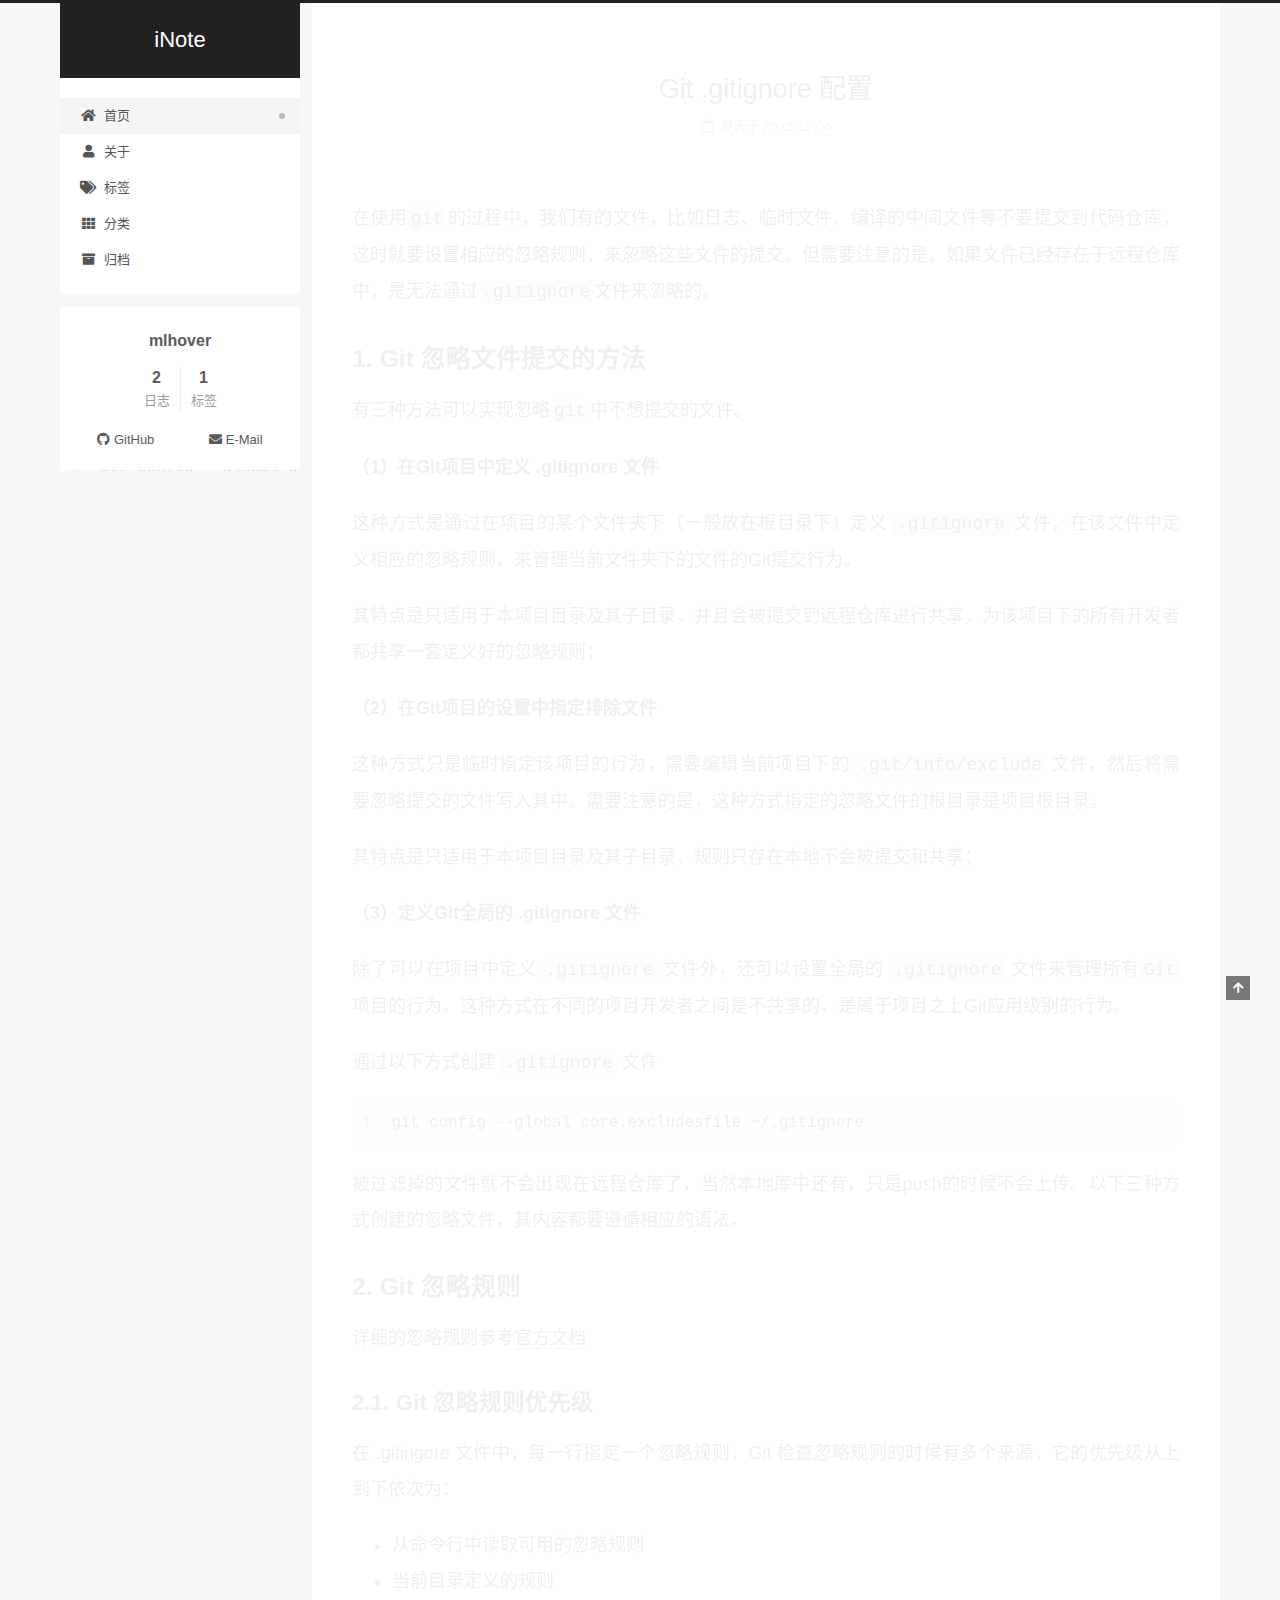
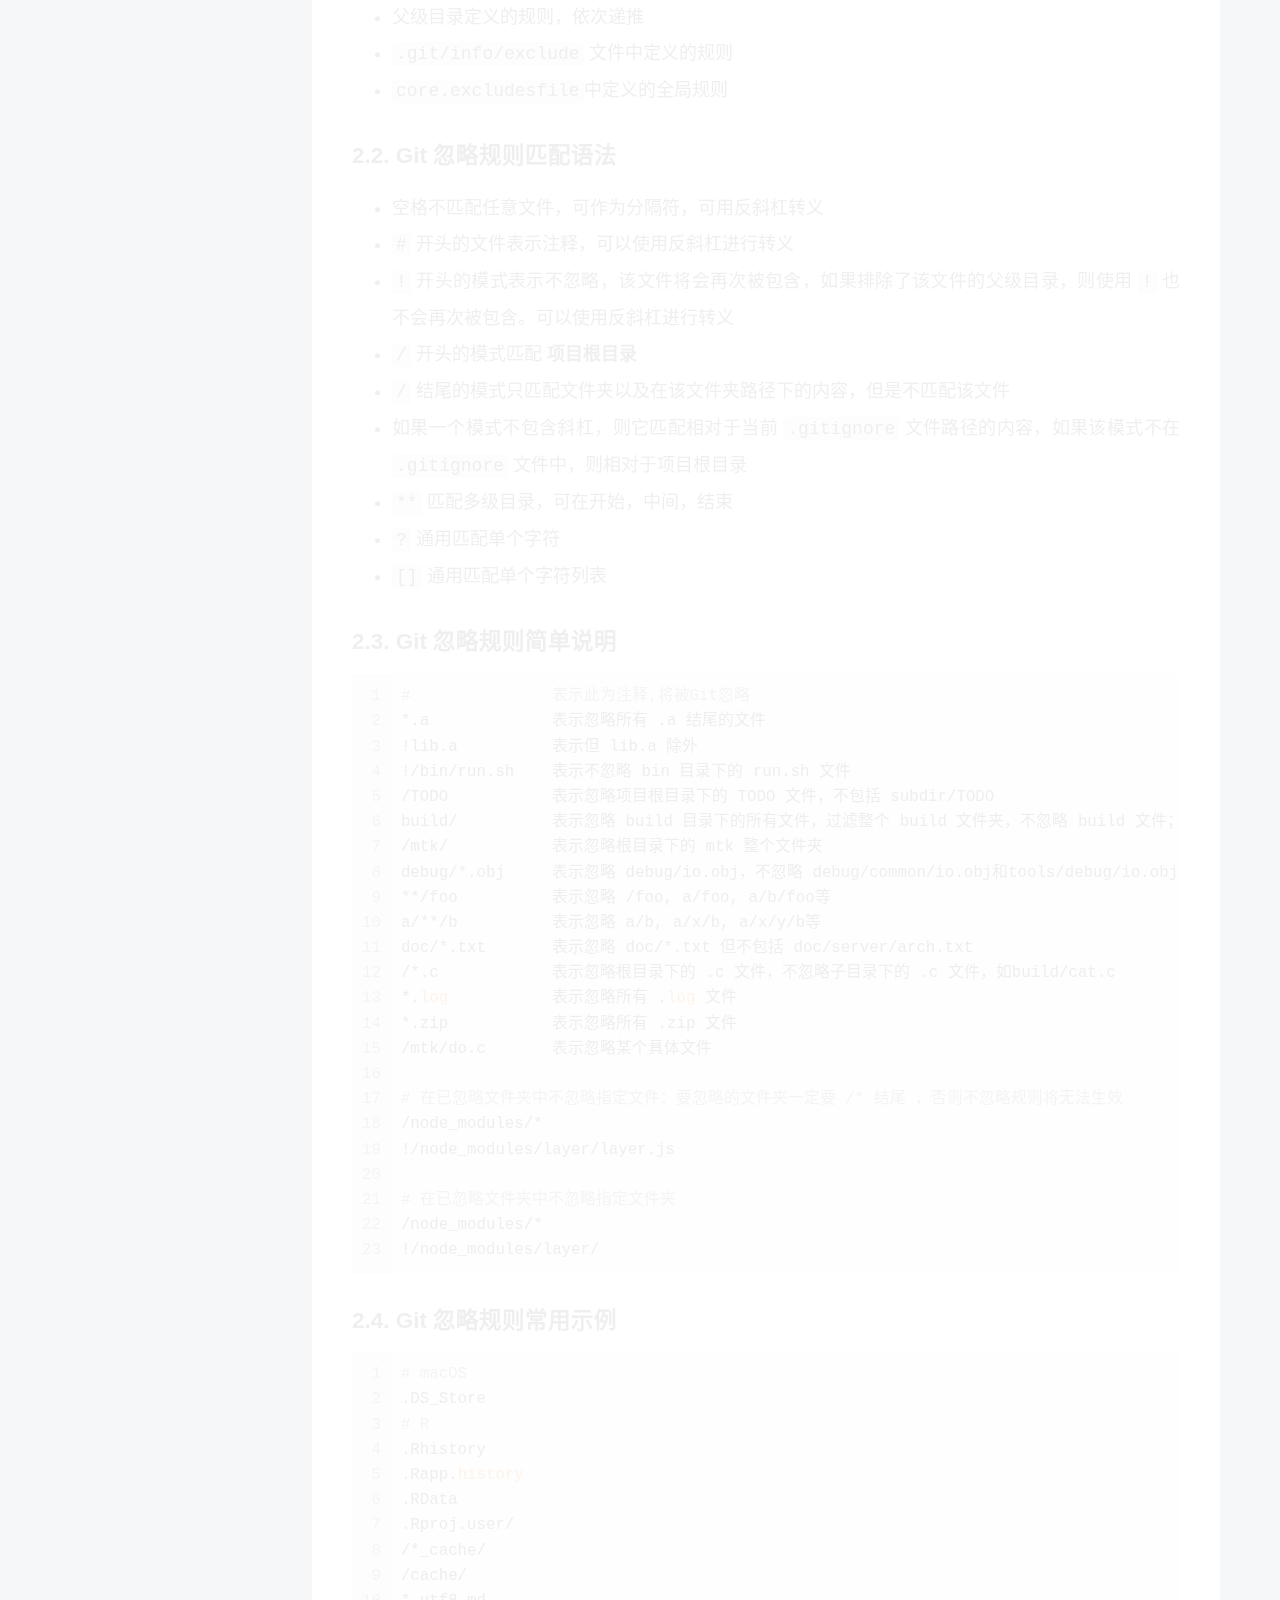
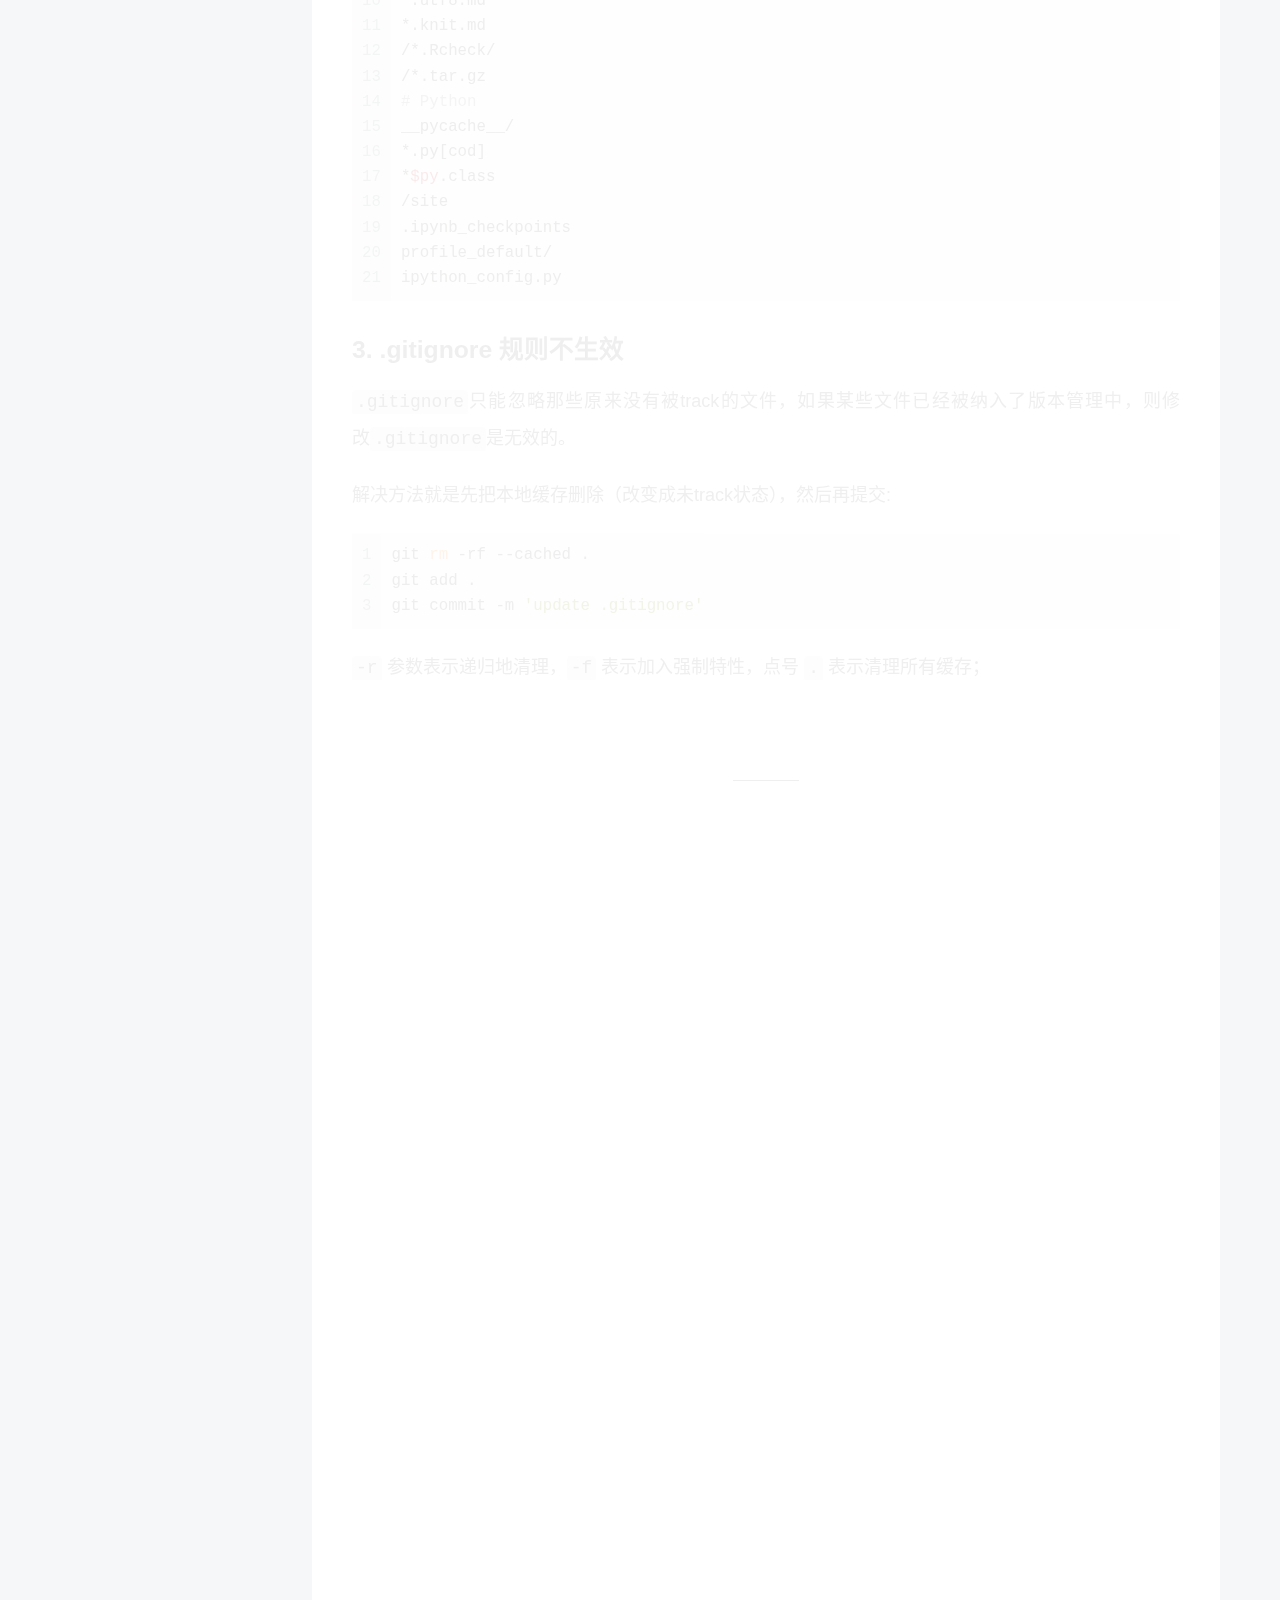
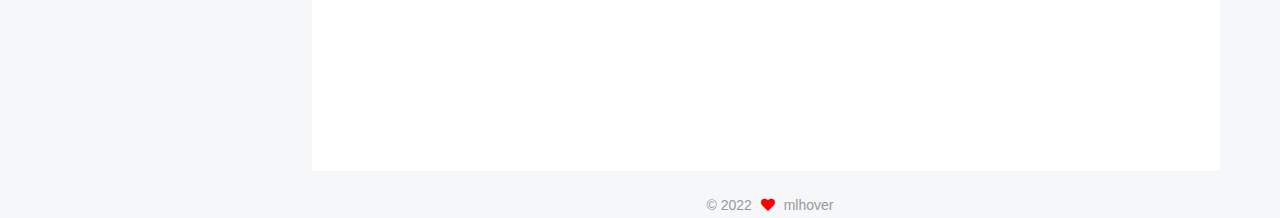
<file: index.html>
<!DOCTYPE html>
<html lang="zh-CN">
<head>
  <meta charset="UTF-8">
<meta name="viewport" content="width=device-width, initial-scale=1, maximum-scale=2">
<meta name="theme-color" content="#222">
<meta name="generator" content="Hexo 6.3.0">
  <link rel="apple-touch-icon" sizes="180x180" href="/images/apple-touch-icon-next.png">
  <link rel="icon" type="image/png" sizes="32x32" href="/images/favicon-32x32-next.png">
  <link rel="icon" type="image/png" sizes="16x16" href="/images/favicon-16x16-next.png">
  <link rel="mask-icon" href="/images/logo.svg" color="#222">

<link rel="stylesheet" href="/css/main.css">


<link rel="stylesheet" href="/lib/font-awesome/css/all.min.css">

<script id="hexo-configurations">
    var NexT = window.NexT || {};
    var CONFIG = {"hostname":"mlhover.github.io","root":"/","scheme":"Pisces","version":"7.8.0","exturl":false,"sidebar":{"position":"left","display":"post","padding":18,"offset":12,"onmobile":false},"copycode":{"enable":false,"show_result":false,"style":null},"back2top":{"enable":true,"sidebar":false,"scrollpercent":false},"bookmark":{"enable":false,"color":"#222","save":"auto"},"fancybox":false,"mediumzoom":false,"lazyload":false,"pangu":false,"comments":{"style":"tabs","active":null,"storage":true,"lazyload":false,"nav":null},"algolia":{"hits":{"per_page":10},"labels":{"input_placeholder":"Search for Posts","hits_empty":"We didn't find any results for the search: ${query}","hits_stats":"${hits} results found in ${time} ms"}},"localsearch":{"enable":false,"trigger":"auto","top_n_per_article":1,"unescape":false,"preload":false},"motion":{"enable":true,"async":false,"transition":{"post_block":"fadeIn","post_header":"slideDownIn","post_body":"slideDownIn","coll_header":"slideLeftIn","sidebar":"slideUpIn"}}};
  </script>

  <meta property="og:type" content="website">
<meta property="og:title" content="iNote">
<meta property="og:url" content="https://mlhover.github.io/index.html">
<meta property="og:site_name" content="iNote">
<meta property="og:locale" content="zh_CN">
<meta property="article:author" content="mlhover">
<meta name="twitter:card" content="summary">

<link rel="canonical" href="https://mlhover.github.io/">


<script id="page-configurations">
  // https://hexo.io/docs/variables.html
  CONFIG.page = {
    sidebar: "",
    isHome : true,
    isPost : false,
    lang   : 'zh-CN'
  };
</script>

  <title>iNote</title>
  






  <noscript>
  <style>
  .use-motion .brand,
  .use-motion .menu-item,
  .sidebar-inner,
  .use-motion .post-block,
  .use-motion .pagination,
  .use-motion .comments,
  .use-motion .post-header,
  .use-motion .post-body,
  .use-motion .collection-header { opacity: initial; }

  .use-motion .site-title,
  .use-motion .site-subtitle {
    opacity: initial;
    top: initial;
  }

  .use-motion .logo-line-before i { left: initial; }
  .use-motion .logo-line-after i { right: initial; }
  </style>
</noscript>

</head>

<body itemscope itemtype="http://schema.org/WebPage">
  <div class="container use-motion">
    <div class="headband"></div>

    <header class="header" itemscope itemtype="http://schema.org/WPHeader">
      <div class="header-inner"><div class="site-brand-container">
  <div class="site-nav-toggle">
    <div class="toggle" aria-label="切换导航栏">
      <span class="toggle-line toggle-line-first"></span>
      <span class="toggle-line toggle-line-middle"></span>
      <span class="toggle-line toggle-line-last"></span>
    </div>
  </div>

  <div class="site-meta">

    <a href="/" class="brand" rel="start">
      <span class="logo-line-before"><i></i></span>
      <h1 class="site-title">iNote</h1>
      <span class="logo-line-after"><i></i></span>
    </a>
  </div>

  <div class="site-nav-right">
    <div class="toggle popup-trigger">
    </div>
  </div>
</div>




<nav class="site-nav">
  <ul id="menu" class="main-menu menu">
        <li class="menu-item menu-item-home">

    <a href="/" rel="section"><i class="fa fa-home fa-fw"></i>首页</a>

  </li>
        <li class="menu-item menu-item-about">

    <a href="/about/" rel="section"><i class="fa fa-user fa-fw"></i>关于</a>

  </li>
        <li class="menu-item menu-item-tags">

    <a href="/tags/" rel="section"><i class="fa fa-tags fa-fw"></i>标签</a>

  </li>
        <li class="menu-item menu-item-categories">

    <a href="/categories/" rel="section"><i class="fa fa-th fa-fw"></i>分类</a>

  </li>
        <li class="menu-item menu-item-archives">

    <a href="/archives/" rel="section"><i class="fa fa-archive fa-fw"></i>归档</a>

  </li>
  </ul>
</nav>




</div>
    </header>

    
  <div class="back-to-top">
    <i class="fa fa-arrow-up"></i>
    <span>0%</span>
  </div>


    <main class="main">
      <div class="main-inner">
        <div class="content-wrap">
          

          <div class="content index posts-expand">
            
      
  
  
  <article itemscope itemtype="http://schema.org/Article" class="post-block" lang="zh-CN">
    <link itemprop="mainEntityOfPage" href="https://mlhover.github.io/2022/11/04/git-gitignore/">

    <span hidden itemprop="author" itemscope itemtype="http://schema.org/Person">
      <meta itemprop="image" content="/images/avatar.gif">
      <meta itemprop="name" content="mlhover">
      <meta itemprop="description" content="">
    </span>

    <span hidden itemprop="publisher" itemscope itemtype="http://schema.org/Organization">
      <meta itemprop="name" content="iNote">
    </span>
      <header class="post-header">
        <h2 class="post-title" itemprop="name headline">
          
            <a href="/2022/11/04/git-gitignore/" class="post-title-link" itemprop="url">Git .gitignore 配置</a>
        </h2>

        <div class="post-meta">
            <span class="post-meta-item">
              <span class="post-meta-item-icon">
                <i class="far fa-calendar"></i>
              </span>
              <span class="post-meta-item-text">发表于</span>
              

              <time title="创建时间：2022-11-04 10:38:15 / 修改时间：10:53:39" itemprop="dateCreated datePublished" datetime="2022-11-04T10:38:15+08:00">2022-11-04</time>
            </span>

          

        </div>
      </header>

    
    
    
    <div class="post-body" itemprop="articleBody">

      
          <p>在使用<code>git</code>的过程中，我们有的文件，比如日志、临时文件、编译的中间文件等不要提交到代码仓库，这时就要设置相应的忽略规则，来忽略这些文件的提交。但需要注意的是，如果文件已经存在于远程仓库中，是无法通过<code>.gitignore</code>文件来忽略的。</p>
<h2 id="1-Git-忽略文件提交的方法"><a href="#1-Git-忽略文件提交的方法" class="headerlink" title="1. Git 忽略文件提交的方法"></a>1. Git 忽略文件提交的方法</h2><p>有三种方法可以实现忽略<code>git</code>中不想提交的文件。</p>
<p><strong>（1）在Git项目中定义 .gitignore 文件</strong></p>
<p>这种方式是通过在项目的某个文件夹下（一般放在根目录下）定义 <code>.gitignore</code> 文件，在该文件中定义相应的忽略规则，来管理当前文件夹下的文件的Git提交行为。</p>
<p>其特点是只适用于本项目目录及其子目录，并且会被提交到远程仓库进行共享，为该项目下的所有开发者都共享一套定义好的忽略规则；</p>
<p><strong>（2）在Git项目的设置中指定排除文件</strong></p>
<p>这种方式只是临时指定该项目的行为，需要编辑当前项目下的 <code>.git/info/exclude</code> 文件，然后将需要忽略提交的文件写入其中。需要注意的是，这种方式指定的忽略文件的根目录是项目根目录。</p>
<p>其特点是只适用于本项目目录及其子目录，规则只存在本地不会被提交和共享；</p>
<p><strong>（3）定义Git全局的 .gitignore 文件</strong></p>
<p>除了可以在项目中定义 <code>.gitignore</code> 文件外，还可以设置全局的 <code>.gitignore</code> 文件来管理所有<code>Git</code>项目的行为。这种方式在不同的项目开发者之间是不共享的，是属于项目之上Git应用级别的行为。</p>
<p>通过以下方式创建 <code>.gitignore</code> 文件</p>
<figure class="highlight sh"><table><tr><td class="gutter"><pre><span class="line">1</span><br></pre></td><td class="code"><pre><span class="line">git config --global core.excludesfile ~/.gitignore</span><br></pre></td></tr></table></figure>

<p>被过滤掉的文件就不会出现在远程仓库了，当然本地库中还有，只是push的时候不会上传。以下三种方式创建的忽略文件，其内容都要遵循相应的语法。</p>
<h2 id="2-Git-忽略规则"><a href="#2-Git-忽略规则" class="headerlink" title="2. Git 忽略规则"></a>2. Git 忽略规则</h2><p>详细的忽略规则参考<a target="_blank" rel="noopener" href="https://git-scm.com/docs/gitignore">官方文档</a></p>
<h3 id="2-1-Git-忽略规则优先级"><a href="#2-1-Git-忽略规则优先级" class="headerlink" title="2.1. Git 忽略规则优先级"></a>2.1. Git 忽略规则优先级</h3><p>在 .gitingore 文件中，每一行指定一个忽略规则，Git 检查忽略规则的时候有多个来源，它的优先级从上到下依次为：</p>
<ul>
<li>从命令行中读取可用的忽略规则</li>
<li>当前目录定义的规则</li>
<li>父级目录定义的规则，依次递推</li>
<li><code>.git/info/exclude</code> 文件中定义的规则</li>
<li><code>core.excludesfile</code>中定义的全局规则</li>
</ul>
<h3 id="2-2-Git-忽略规则匹配语法"><a href="#2-2-Git-忽略规则匹配语法" class="headerlink" title="2.2. Git 忽略规则匹配语法"></a>2.2. Git 忽略规则匹配语法</h3><ul>
<li>空格不匹配任意文件，可作为分隔符，可用反斜杠转义</li>
<li><code>#</code> 开头的文件表示注释，可以使用反斜杠进行转义</li>
<li><code>!</code> 开头的模式表示不忽略，该文件将会再次被包含，如果排除了该文件的父级目录，则使用 <code>!</code> 也不会再次被包含。可以使用反斜杠进行转义</li>
<li><code>/</code> 开头的模式匹配 <strong>项目根目录</strong></li>
<li><code>/</code> 结尾的模式只匹配文件夹以及在该文件夹路径下的内容，但是不匹配该文件</li>
<li>如果一个模式不包含斜杠，则它匹配相对于当前 <code>.gitignore</code> 文件路径的内容，如果该模式不在 <code>.gitignore</code> 文件中，则相对于项目根目录</li>
<li><code>**</code> 匹配多级目录，可在开始，中间，结束</li>
<li><code>?</code> 通用匹配单个字符</li>
<li><code>[]</code> 通用匹配单个字符列表</li>
</ul>
<h3 id="2-3-Git-忽略规则简单说明"><a href="#2-3-Git-忽略规则简单说明" class="headerlink" title="2.3. Git 忽略规则简单说明"></a>2.3. Git 忽略规则简单说明</h3><figure class="highlight sh"><table><tr><td class="gutter"><pre><span class="line">1</span><br><span class="line">2</span><br><span class="line">3</span><br><span class="line">4</span><br><span class="line">5</span><br><span class="line">6</span><br><span class="line">7</span><br><span class="line">8</span><br><span class="line">9</span><br><span class="line">10</span><br><span class="line">11</span><br><span class="line">12</span><br><span class="line">13</span><br><span class="line">14</span><br><span class="line">15</span><br><span class="line">16</span><br><span class="line">17</span><br><span class="line">18</span><br><span class="line">19</span><br><span class="line">20</span><br><span class="line">21</span><br><span class="line">22</span><br><span class="line">23</span><br></pre></td><td class="code"><pre><span class="line"><span class="comment">#               表示此为注释,将被Git忽略</span></span><br><span class="line">*.a             表示忽略所有 .a 结尾的文件</span><br><span class="line">!lib.a          表示但 lib.a 除外</span><br><span class="line">!/bin/run.sh    表示不忽略 bin 目录下的 run.sh 文件</span><br><span class="line">/TODO           表示忽略项目根目录下的 TODO 文件，不包括 subdir/TODO</span><br><span class="line">build/          表示忽略 build 目录下的所有文件，过滤整个 build 文件夹，不忽略 build 文件；</span><br><span class="line">/mtk/           表示忽略根目录下的 mtk 整个文件夹</span><br><span class="line">debug/*.obj     表示忽略 debug/io.obj，不忽略 debug/common/io.obj和tools/debug/io.obj</span><br><span class="line">**/foo          表示忽略 /foo, a/foo, a/b/foo等</span><br><span class="line">a/**/b          表示忽略 a/b, a/x/b, a/x/y/b等</span><br><span class="line">doc/*.txt       表示忽略 doc/*.txt 但不包括 doc/server/arch.txt</span><br><span class="line">/*.c            表示忽略根目录下的 .c 文件，不忽略子目录下的 .c 文件，如build/cat.c</span><br><span class="line">*.<span class="built_in">log</span>           表示忽略所有 .<span class="built_in">log</span> 文件</span><br><span class="line">*.zip           表示忽略所有 .zip 文件</span><br><span class="line">/mtk/do.c       表示忽略某个具体文件</span><br><span class="line"></span><br><span class="line"><span class="comment"># 在已忽略文件夹中不忽略指定文件：要忽略的文件夹一定要 /* 结尾 ，否则不忽略规则将无法生效</span></span><br><span class="line">/node_modules/*</span><br><span class="line">!/node_modules/layer/layer.js</span><br><span class="line"></span><br><span class="line"><span class="comment"># 在已忽略文件夹中不忽略指定文件夹</span></span><br><span class="line">/node_modules/*</span><br><span class="line">!/node_modules/layer/</span><br></pre></td></tr></table></figure>

<h3 id="2-4-Git-忽略规则常用示例"><a href="#2-4-Git-忽略规则常用示例" class="headerlink" title="2.4. Git 忽略规则常用示例"></a>2.4. Git 忽略规则常用示例</h3><figure class="highlight sh"><table><tr><td class="gutter"><pre><span class="line">1</span><br><span class="line">2</span><br><span class="line">3</span><br><span class="line">4</span><br><span class="line">5</span><br><span class="line">6</span><br><span class="line">7</span><br><span class="line">8</span><br><span class="line">9</span><br><span class="line">10</span><br><span class="line">11</span><br><span class="line">12</span><br><span class="line">13</span><br><span class="line">14</span><br><span class="line">15</span><br><span class="line">16</span><br><span class="line">17</span><br><span class="line">18</span><br><span class="line">19</span><br><span class="line">20</span><br><span class="line">21</span><br></pre></td><td class="code"><pre><span class="line"><span class="comment"># macOS</span></span><br><span class="line">.DS_Store</span><br><span class="line"><span class="comment"># R</span></span><br><span class="line">.Rhistory</span><br><span class="line">.Rapp.<span class="built_in">history</span></span><br><span class="line">.RData</span><br><span class="line">.Rproj.user/</span><br><span class="line">/*_cache/</span><br><span class="line">/cache/</span><br><span class="line">*.utf8.md</span><br><span class="line">*.knit.md</span><br><span class="line">/*.Rcheck/</span><br><span class="line">/*.tar.gz</span><br><span class="line"><span class="comment"># Python</span></span><br><span class="line">__pycache__/</span><br><span class="line">*.py[cod]</span><br><span class="line">*<span class="variable">$py</span>.class</span><br><span class="line">/site</span><br><span class="line">.ipynb_checkpoints</span><br><span class="line">profile_default/</span><br><span class="line">ipython_config.py</span><br></pre></td></tr></table></figure>

<h2 id="3-gitignore-规则不生效"><a href="#3-gitignore-规则不生效" class="headerlink" title="3. .gitignore 规则不生效"></a>3. .gitignore 规则不生效</h2><p><code>.gitignore</code>只能忽略那些原来没有被track的文件，如果某些文件已经被纳入了版本管理中，则修改<code>.gitignore</code>是无效的。</p>
<p>解决方法就是先把本地缓存删除（改变成未track状态），然后再提交:</p>
<figure class="highlight sh"><table><tr><td class="gutter"><pre><span class="line">1</span><br><span class="line">2</span><br><span class="line">3</span><br></pre></td><td class="code"><pre><span class="line">git <span class="built_in">rm</span> -rf --cached .</span><br><span class="line">git add .</span><br><span class="line">git commit -m <span class="string">&#x27;update .gitignore&#x27;</span></span><br></pre></td></tr></table></figure>

<p><code>-r</code> 参数表示递归地清理，<code>-f</code> 表示加入强制特性，点号 <code>.</code> 表示清理所有缓存；</p>

      
    </div>

    
    
    
      <footer class="post-footer">
        <div class="post-eof"></div>
      </footer>
  </article>
  
  
  

      
  
  
  <article itemscope itemtype="http://schema.org/Article" class="post-block" lang="zh-CN">
    <link itemprop="mainEntityOfPage" href="https://mlhover.github.io/2022/11/04/git-commands/">

    <span hidden itemprop="author" itemscope itemtype="http://schema.org/Person">
      <meta itemprop="image" content="/images/avatar.gif">
      <meta itemprop="name" content="mlhover">
      <meta itemprop="description" content="">
    </span>

    <span hidden itemprop="publisher" itemscope itemtype="http://schema.org/Organization">
      <meta itemprop="name" content="iNote">
    </span>
      <header class="post-header">
        <h2 class="post-title" itemprop="name headline">
          
            <a href="/2022/11/04/git-commands/" class="post-title-link" itemprop="url">Git 常用命令</a>
        </h2>

        <div class="post-meta">
            <span class="post-meta-item">
              <span class="post-meta-item-icon">
                <i class="far fa-calendar"></i>
              </span>
              <span class="post-meta-item-text">发表于</span>
              

              <time title="创建时间：2022-11-04 10:35:32 / 修改时间：10:54:05" itemprop="dateCreated datePublished" datetime="2022-11-04T10:35:32+08:00">2022-11-04</time>
            </span>

          

        </div>
      </header>

    
    
    
    <div class="post-body" itemprop="articleBody">

      
          <h2 id="git-clone-指定的单个目录或文件夹"><a href="#git-clone-指定的单个目录或文件夹" class="headerlink" title="git clone 指定的单个目录或文件夹"></a>git clone 指定的单个目录或文件夹</h2><figure class="highlight sh"><table><tr><td class="gutter"><pre><span class="line">1</span><br><span class="line">2</span><br><span class="line">3</span><br><span class="line">4</span><br><span class="line">5</span><br><span class="line">6</span><br><span class="line">7</span><br><span class="line">8</span><br><span class="line">9</span><br><span class="line">10</span><br><span class="line">11</span><br><span class="line">12</span><br></pre></td><td class="code"><pre><span class="line"><span class="comment"># 创建一个空仓库</span></span><br><span class="line"><span class="built_in">mkdir</span> devops</span><br><span class="line"><span class="built_in">cd</span> devops</span><br><span class="line">git init</span><br><span class="line"><span class="comment"># 拉取远程仓库信息</span></span><br><span class="line">git remote add -f origin http://******.git  <span class="comment"># 拉取远程仓库信息</span></span><br><span class="line"><span class="comment"># 开启 sparse clone</span></span><br><span class="line">git config core.sparsecheckout <span class="literal">true</span></span><br><span class="line"><span class="comment"># 设置过滤</span></span><br><span class="line"><span class="built_in">echo</span> <span class="string">&quot;xxxxxx&quot;</span> &gt;&gt; .git/info/sparse-checkout</span><br><span class="line"><span class="comment"># 更新仓库</span></span><br><span class="line">git pull origin master</span><br></pre></td></tr></table></figure>

<h2 id="git-修改文件夹名字"><a href="#git-修改文件夹名字" class="headerlink" title="git 修改文件夹名字"></a>git 修改文件夹名字</h2><figure class="highlight sh"><table><tr><td class="gutter"><pre><span class="line">1</span><br><span class="line">2</span><br><span class="line">3</span><br></pre></td><td class="code"><pre><span class="line">git <span class="built_in">mv</span> -f oldfolder newfolder</span><br><span class="line">git add -u newfolder    <span class="comment"># -u选项会更新已经追踪的文件和文件夹</span></span><br><span class="line">git commit -m <span class="string">&quot;mv oldfolder newfolder&quot;</span></span><br></pre></td></tr></table></figure>

<h2 id="git-强制覆盖本地代码"><a href="#git-强制覆盖本地代码" class="headerlink" title="git 强制覆盖本地代码"></a>git 强制覆盖本地代码</h2><figure class="highlight sh"><table><tr><td class="gutter"><pre><span class="line">1</span><br><span class="line">2</span><br><span class="line">3</span><br></pre></td><td class="code"><pre><span class="line">git fetch --all</span><br><span class="line">git reset --hard origin/master</span><br><span class="line">git pull</span><br></pre></td></tr></table></figure>
      
    </div>

    
    
    
      <footer class="post-footer">
        <div class="post-eof"></div>
      </footer>
  </article>
  
  
  


  



          </div>
          

<script>
  window.addEventListener('tabs:register', () => {
    let { activeClass } = CONFIG.comments;
    if (CONFIG.comments.storage) {
      activeClass = localStorage.getItem('comments_active') || activeClass;
    }
    if (activeClass) {
      let activeTab = document.querySelector(`a[href="#comment-${activeClass}"]`);
      if (activeTab) {
        activeTab.click();
      }
    }
  });
  if (CONFIG.comments.storage) {
    window.addEventListener('tabs:click', event => {
      if (!event.target.matches('.tabs-comment .tab-content .tab-pane')) return;
      let commentClass = event.target.classList[1];
      localStorage.setItem('comments_active', commentClass);
    });
  }
</script>

        </div>
          
  
  <div class="toggle sidebar-toggle">
    <span class="toggle-line toggle-line-first"></span>
    <span class="toggle-line toggle-line-middle"></span>
    <span class="toggle-line toggle-line-last"></span>
  </div>

  <aside class="sidebar">
    <div class="sidebar-inner">

      <ul class="sidebar-nav motion-element">
        <li class="sidebar-nav-toc">
          文章目录
        </li>
        <li class="sidebar-nav-overview">
          站点概览
        </li>
      </ul>

      <!--noindex-->
      <div class="post-toc-wrap sidebar-panel">
      </div>
      <!--/noindex-->

      <div class="site-overview-wrap sidebar-panel">
        <div class="site-author motion-element" itemprop="author" itemscope itemtype="http://schema.org/Person">
  <p class="site-author-name" itemprop="name">mlhover</p>
  <div class="site-description" itemprop="description"></div>
</div>
<div class="site-state-wrap motion-element">
  <nav class="site-state">
      <div class="site-state-item site-state-posts">
          <a href="/archives/">
        
          <span class="site-state-item-count">2</span>
          <span class="site-state-item-name">日志</span>
        </a>
      </div>
      <div class="site-state-item site-state-tags">
            <a href="/tags/">
          
        <span class="site-state-item-count">1</span>
        <span class="site-state-item-name">标签</span></a>
      </div>
  </nav>
</div>
  <div class="links-of-author motion-element">
      <span class="links-of-author-item">
        <a href="https://github.com/mlhover" title="GitHub → https:&#x2F;&#x2F;github.com&#x2F;mlhover" rel="noopener" target="_blank"><i class="fab fa-github fa-fw"></i>GitHub</a>
      </span>
      <span class="links-of-author-item">
        <a href="mailto:ml717hover@gmail.com" title="E-Mail → mailto:ml717hover@gmail.com" rel="noopener" target="_blank"><i class="fa fa-envelope fa-fw"></i>E-Mail</a>
      </span>
  </div>



      </div>

    </div>
  </aside>
  <div id="sidebar-dimmer"></div>


      </div>
    </main>

    <footer class="footer">
      <div class="footer-inner">
        

        

<div class="copyright">
  
  &copy; 
  <span itemprop="copyrightYear">2022</span>
  <span class="with-love">
    <i class="fa fa-heart"></i>
  </span>
  <span class="author" itemprop="copyrightHolder">mlhover</span>
</div>

        








      </div>
    </footer>
  </div>

  
  <script src="/lib/anime.min.js"></script>
  <script src="/lib/velocity/velocity.min.js"></script>
  <script src="/lib/velocity/velocity.ui.min.js"></script>

<script src="/js/utils.js"></script>

<script src="/js/motion.js"></script>


<script src="/js/schemes/pisces.js"></script>


<script src="/js/next-boot.js"></script>




  















  

  

</body>
</html>
</file>
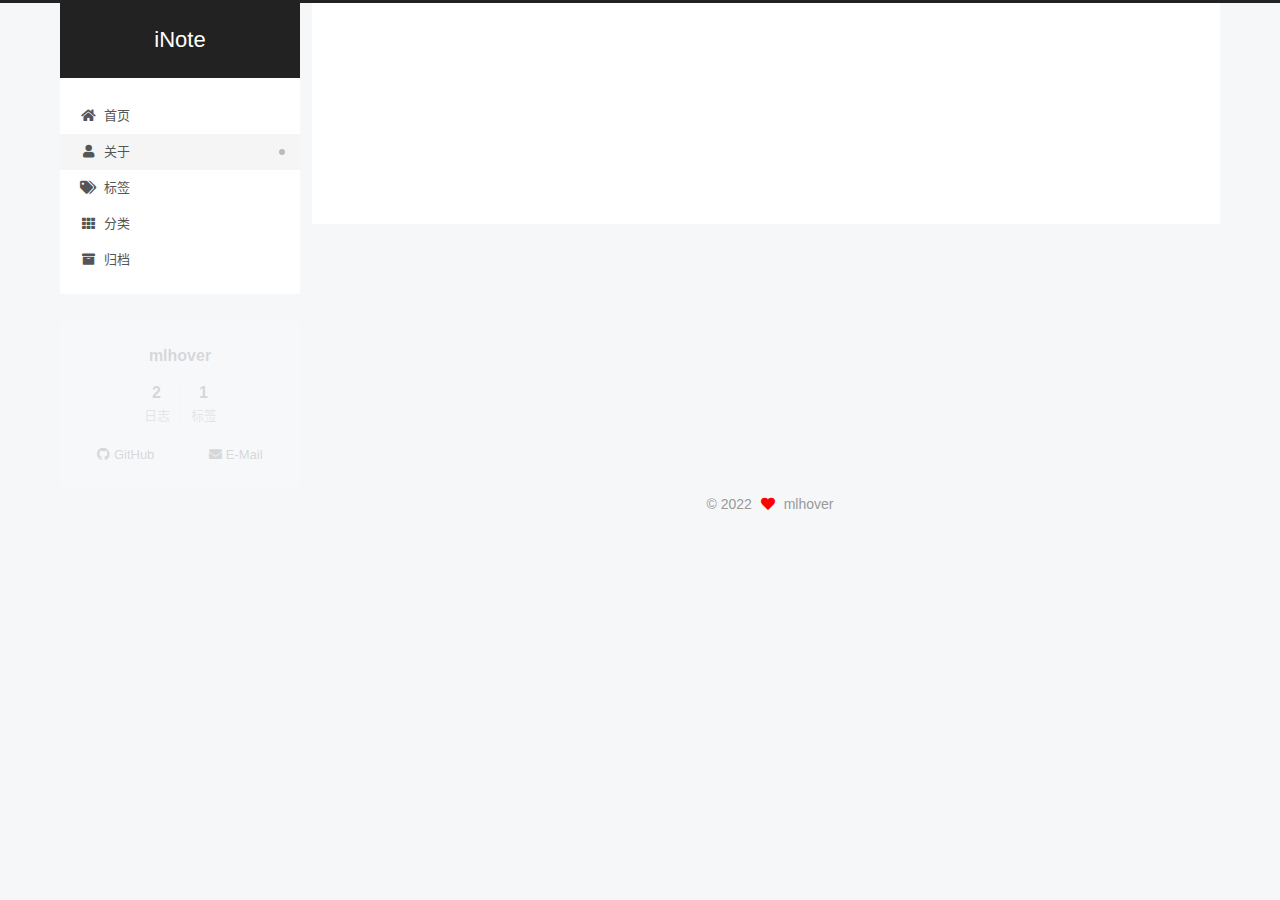
<file: about/index.html>
<!DOCTYPE html>
<html lang="zh-CN">
<head>
  <meta charset="UTF-8">
<meta name="viewport" content="width=device-width, initial-scale=1, maximum-scale=2">
<meta name="theme-color" content="#222">
<meta name="generator" content="Hexo 6.3.0">
  <link rel="apple-touch-icon" sizes="180x180" href="/images/apple-touch-icon-next.png">
  <link rel="icon" type="image/png" sizes="32x32" href="/images/favicon-32x32-next.png">
  <link rel="icon" type="image/png" sizes="16x16" href="/images/favicon-16x16-next.png">
  <link rel="mask-icon" href="/images/logo.svg" color="#222">

<link rel="stylesheet" href="/css/main.css">


<link rel="stylesheet" href="/lib/font-awesome/css/all.min.css">

<script id="hexo-configurations">
    var NexT = window.NexT || {};
    var CONFIG = {"hostname":"mlhover.github.io","root":"/","scheme":"Pisces","version":"7.8.0","exturl":false,"sidebar":{"position":"left","display":"post","padding":18,"offset":12,"onmobile":false},"copycode":{"enable":false,"show_result":false,"style":null},"back2top":{"enable":true,"sidebar":false,"scrollpercent":false},"bookmark":{"enable":false,"color":"#222","save":"auto"},"fancybox":false,"mediumzoom":false,"lazyload":false,"pangu":false,"comments":{"style":"tabs","active":null,"storage":true,"lazyload":false,"nav":null},"algolia":{"hits":{"per_page":10},"labels":{"input_placeholder":"Search for Posts","hits_empty":"We didn't find any results for the search: ${query}","hits_stats":"${hits} results found in ${time} ms"}},"localsearch":{"enable":false,"trigger":"auto","top_n_per_article":1,"unescape":false,"preload":false},"motion":{"enable":true,"async":false,"transition":{"post_block":"fadeIn","post_header":"slideDownIn","post_body":"slideDownIn","coll_header":"slideLeftIn","sidebar":"slideUpIn"}}};
  </script>

  <meta property="og:type" content="website">
<meta property="og:title" content="about">
<meta property="og:url" content="https://mlhover.github.io/about/index.html">
<meta property="og:site_name" content="iNote">
<meta property="og:locale" content="zh_CN">
<meta property="article:published_time" content="2022-11-04T02:40:53.000Z">
<meta property="article:modified_time" content="2022-11-04T02:40:53.420Z">
<meta property="article:author" content="mlhover">
<meta name="twitter:card" content="summary">

<link rel="canonical" href="https://mlhover.github.io/about/">


<script id="page-configurations">
  // https://hexo.io/docs/variables.html
  CONFIG.page = {
    sidebar: "",
    isHome : false,
    isPost : false,
    lang   : 'zh-CN'
  };
</script>

  <title>about | iNote
</title>
  






  <noscript>
  <style>
  .use-motion .brand,
  .use-motion .menu-item,
  .sidebar-inner,
  .use-motion .post-block,
  .use-motion .pagination,
  .use-motion .comments,
  .use-motion .post-header,
  .use-motion .post-body,
  .use-motion .collection-header { opacity: initial; }

  .use-motion .site-title,
  .use-motion .site-subtitle {
    opacity: initial;
    top: initial;
  }

  .use-motion .logo-line-before i { left: initial; }
  .use-motion .logo-line-after i { right: initial; }
  </style>
</noscript>

</head>

<body itemscope itemtype="http://schema.org/WebPage">
  <div class="container use-motion">
    <div class="headband"></div>

    <header class="header" itemscope itemtype="http://schema.org/WPHeader">
      <div class="header-inner"><div class="site-brand-container">
  <div class="site-nav-toggle">
    <div class="toggle" aria-label="切换导航栏">
      <span class="toggle-line toggle-line-first"></span>
      <span class="toggle-line toggle-line-middle"></span>
      <span class="toggle-line toggle-line-last"></span>
    </div>
  </div>

  <div class="site-meta">

    <a href="/" class="brand" rel="start">
      <span class="logo-line-before"><i></i></span>
      <h1 class="site-title">iNote</h1>
      <span class="logo-line-after"><i></i></span>
    </a>
  </div>

  <div class="site-nav-right">
    <div class="toggle popup-trigger">
    </div>
  </div>
</div>




<nav class="site-nav">
  <ul id="menu" class="main-menu menu">
        <li class="menu-item menu-item-home">

    <a href="/" rel="section"><i class="fa fa-home fa-fw"></i>首页</a>

  </li>
        <li class="menu-item menu-item-about">

    <a href="/about/" rel="section"><i class="fa fa-user fa-fw"></i>关于</a>

  </li>
        <li class="menu-item menu-item-tags">

    <a href="/tags/" rel="section"><i class="fa fa-tags fa-fw"></i>标签</a>

  </li>
        <li class="menu-item menu-item-categories">

    <a href="/categories/" rel="section"><i class="fa fa-th fa-fw"></i>分类</a>

  </li>
        <li class="menu-item menu-item-archives">

    <a href="/archives/" rel="section"><i class="fa fa-archive fa-fw"></i>归档</a>

  </li>
  </ul>
</nav>




</div>
    </header>

    
  <div class="back-to-top">
    <i class="fa fa-arrow-up"></i>
    <span>0%</span>
  </div>


    <main class="main">
      <div class="main-inner">
        <div class="content-wrap">
          
  
  

          <div class="content page posts-expand">
            

    
    
    
    <div class="post-block" lang="zh-CN">
      <header class="post-header">

<h1 class="post-title" itemprop="name headline">about
</h1>

<div class="post-meta">
  

</div>

</header>

      
      
      
      <div class="post-body">
          
      </div>
      
      
      
    </div>
    

    
    
    


          </div>
          

<script>
  window.addEventListener('tabs:register', () => {
    let { activeClass } = CONFIG.comments;
    if (CONFIG.comments.storage) {
      activeClass = localStorage.getItem('comments_active') || activeClass;
    }
    if (activeClass) {
      let activeTab = document.querySelector(`a[href="#comment-${activeClass}"]`);
      if (activeTab) {
        activeTab.click();
      }
    }
  });
  if (CONFIG.comments.storage) {
    window.addEventListener('tabs:click', event => {
      if (!event.target.matches('.tabs-comment .tab-content .tab-pane')) return;
      let commentClass = event.target.classList[1];
      localStorage.setItem('comments_active', commentClass);
    });
  }
</script>

        </div>
          
  
  <div class="toggle sidebar-toggle">
    <span class="toggle-line toggle-line-first"></span>
    <span class="toggle-line toggle-line-middle"></span>
    <span class="toggle-line toggle-line-last"></span>
  </div>

  <aside class="sidebar">
    <div class="sidebar-inner">

      <ul class="sidebar-nav motion-element">
        <li class="sidebar-nav-toc">
          文章目录
        </li>
        <li class="sidebar-nav-overview">
          站点概览
        </li>
      </ul>

      <!--noindex-->
      <div class="post-toc-wrap sidebar-panel">
      </div>
      <!--/noindex-->

      <div class="site-overview-wrap sidebar-panel">
        <div class="site-author motion-element" itemprop="author" itemscope itemtype="http://schema.org/Person">
  <p class="site-author-name" itemprop="name">mlhover</p>
  <div class="site-description" itemprop="description"></div>
</div>
<div class="site-state-wrap motion-element">
  <nav class="site-state">
      <div class="site-state-item site-state-posts">
          <a href="/archives/">
        
          <span class="site-state-item-count">2</span>
          <span class="site-state-item-name">日志</span>
        </a>
      </div>
      <div class="site-state-item site-state-tags">
            <a href="/tags/">
          
        <span class="site-state-item-count">1</span>
        <span class="site-state-item-name">标签</span></a>
      </div>
  </nav>
</div>
  <div class="links-of-author motion-element">
      <span class="links-of-author-item">
        <a href="https://github.com/mlhover" title="GitHub → https:&#x2F;&#x2F;github.com&#x2F;mlhover" rel="noopener" target="_blank"><i class="fab fa-github fa-fw"></i>GitHub</a>
      </span>
      <span class="links-of-author-item">
        <a href="mailto:ml717hover@gmail.com" title="E-Mail → mailto:ml717hover@gmail.com" rel="noopener" target="_blank"><i class="fa fa-envelope fa-fw"></i>E-Mail</a>
      </span>
  </div>



      </div>

    </div>
  </aside>
  <div id="sidebar-dimmer"></div>


      </div>
    </main>

    <footer class="footer">
      <div class="footer-inner">
        

        

<div class="copyright">
  
  &copy; 
  <span itemprop="copyrightYear">2022</span>
  <span class="with-love">
    <i class="fa fa-heart"></i>
  </span>
  <span class="author" itemprop="copyrightHolder">mlhover</span>
</div>

        








      </div>
    </footer>
  </div>

  
  <script src="/lib/anime.min.js"></script>
  <script src="/lib/velocity/velocity.min.js"></script>
  <script src="/lib/velocity/velocity.ui.min.js"></script>

<script src="/js/utils.js"></script>

<script src="/js/motion.js"></script>


<script src="/js/schemes/pisces.js"></script>


<script src="/js/next-boot.js"></script>




  















  

  

</body>
</html>
</file>
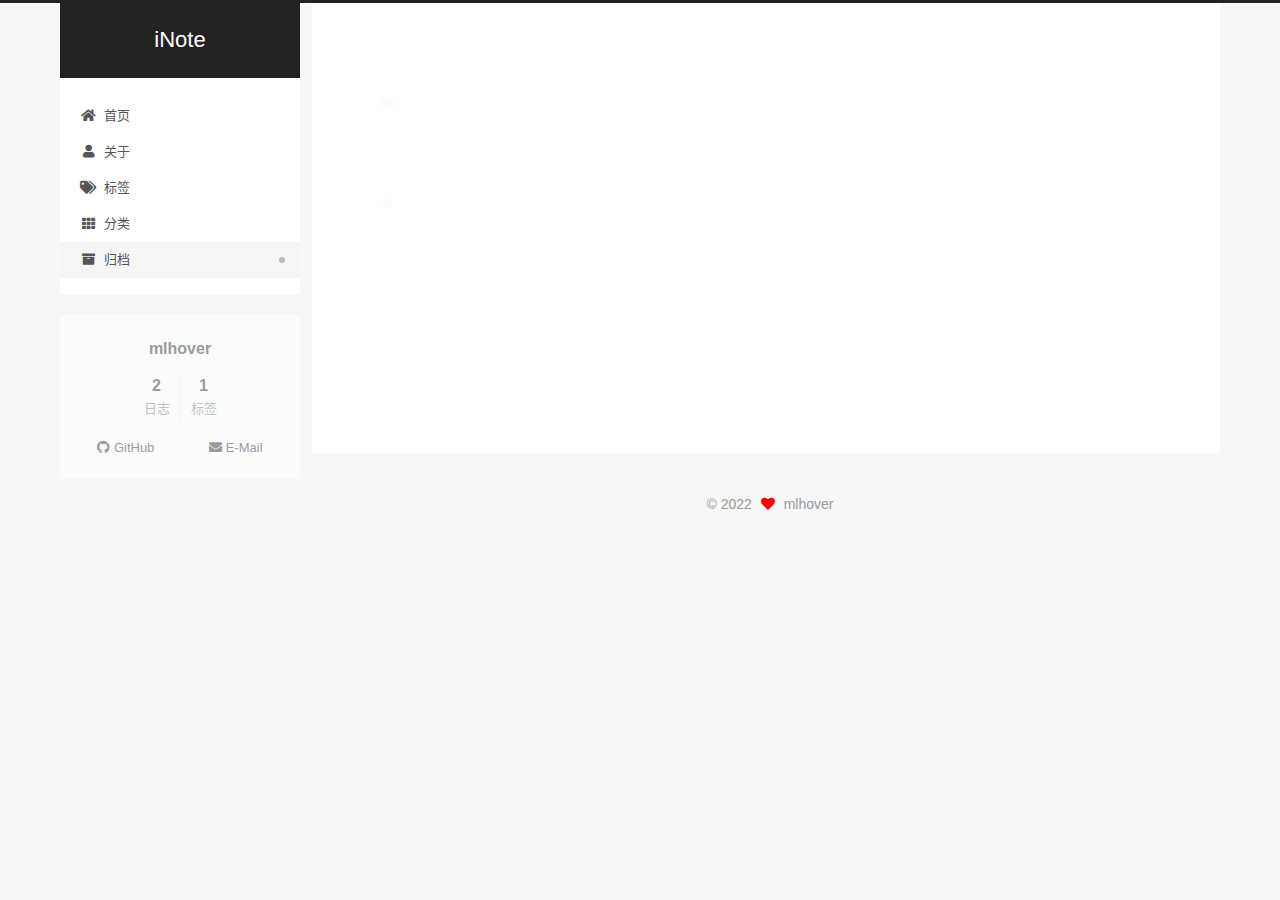
<file: archives/index.html>
<!DOCTYPE html>
<html lang="zh-CN">
<head>
  <meta charset="UTF-8">
<meta name="viewport" content="width=device-width, initial-scale=1, maximum-scale=2">
<meta name="theme-color" content="#222">
<meta name="generator" content="Hexo 6.3.0">
  <link rel="apple-touch-icon" sizes="180x180" href="/images/apple-touch-icon-next.png">
  <link rel="icon" type="image/png" sizes="32x32" href="/images/favicon-32x32-next.png">
  <link rel="icon" type="image/png" sizes="16x16" href="/images/favicon-16x16-next.png">
  <link rel="mask-icon" href="/images/logo.svg" color="#222">

<link rel="stylesheet" href="/css/main.css">


<link rel="stylesheet" href="/lib/font-awesome/css/all.min.css">

<script id="hexo-configurations">
    var NexT = window.NexT || {};
    var CONFIG = {"hostname":"mlhover.github.io","root":"/","scheme":"Pisces","version":"7.8.0","exturl":false,"sidebar":{"position":"left","display":"post","padding":18,"offset":12,"onmobile":false},"copycode":{"enable":false,"show_result":false,"style":null},"back2top":{"enable":true,"sidebar":false,"scrollpercent":false},"bookmark":{"enable":false,"color":"#222","save":"auto"},"fancybox":false,"mediumzoom":false,"lazyload":false,"pangu":false,"comments":{"style":"tabs","active":null,"storage":true,"lazyload":false,"nav":null},"algolia":{"hits":{"per_page":10},"labels":{"input_placeholder":"Search for Posts","hits_empty":"We didn't find any results for the search: ${query}","hits_stats":"${hits} results found in ${time} ms"}},"localsearch":{"enable":false,"trigger":"auto","top_n_per_article":1,"unescape":false,"preload":false},"motion":{"enable":true,"async":false,"transition":{"post_block":"fadeIn","post_header":"slideDownIn","post_body":"slideDownIn","coll_header":"slideLeftIn","sidebar":"slideUpIn"}}};
  </script>

  <meta property="og:type" content="website">
<meta property="og:title" content="iNote">
<meta property="og:url" content="https://mlhover.github.io/archives/index.html">
<meta property="og:site_name" content="iNote">
<meta property="og:locale" content="zh_CN">
<meta property="article:author" content="mlhover">
<meta name="twitter:card" content="summary">

<link rel="canonical" href="https://mlhover.github.io/archives/">


<script id="page-configurations">
  // https://hexo.io/docs/variables.html
  CONFIG.page = {
    sidebar: "",
    isHome : false,
    isPost : false,
    lang   : 'zh-CN'
  };
</script>

  <title>归档 | iNote</title>
  






  <noscript>
  <style>
  .use-motion .brand,
  .use-motion .menu-item,
  .sidebar-inner,
  .use-motion .post-block,
  .use-motion .pagination,
  .use-motion .comments,
  .use-motion .post-header,
  .use-motion .post-body,
  .use-motion .collection-header { opacity: initial; }

  .use-motion .site-title,
  .use-motion .site-subtitle {
    opacity: initial;
    top: initial;
  }

  .use-motion .logo-line-before i { left: initial; }
  .use-motion .logo-line-after i { right: initial; }
  </style>
</noscript>

</head>

<body itemscope itemtype="http://schema.org/WebPage">
  <div class="container use-motion">
    <div class="headband"></div>

    <header class="header" itemscope itemtype="http://schema.org/WPHeader">
      <div class="header-inner"><div class="site-brand-container">
  <div class="site-nav-toggle">
    <div class="toggle" aria-label="切换导航栏">
      <span class="toggle-line toggle-line-first"></span>
      <span class="toggle-line toggle-line-middle"></span>
      <span class="toggle-line toggle-line-last"></span>
    </div>
  </div>

  <div class="site-meta">

    <a href="/" class="brand" rel="start">
      <span class="logo-line-before"><i></i></span>
      <h1 class="site-title">iNote</h1>
      <span class="logo-line-after"><i></i></span>
    </a>
  </div>

  <div class="site-nav-right">
    <div class="toggle popup-trigger">
    </div>
  </div>
</div>




<nav class="site-nav">
  <ul id="menu" class="main-menu menu">
        <li class="menu-item menu-item-home">

    <a href="/" rel="section"><i class="fa fa-home fa-fw"></i>首页</a>

  </li>
        <li class="menu-item menu-item-about">

    <a href="/about/" rel="section"><i class="fa fa-user fa-fw"></i>关于</a>

  </li>
        <li class="menu-item menu-item-tags">

    <a href="/tags/" rel="section"><i class="fa fa-tags fa-fw"></i>标签</a>

  </li>
        <li class="menu-item menu-item-categories">

    <a href="/categories/" rel="section"><i class="fa fa-th fa-fw"></i>分类</a>

  </li>
        <li class="menu-item menu-item-archives">

    <a href="/archives/" rel="section"><i class="fa fa-archive fa-fw"></i>归档</a>

  </li>
  </ul>
</nav>




</div>
    </header>

    
  <div class="back-to-top">
    <i class="fa fa-arrow-up"></i>
    <span>0%</span>
  </div>


    <main class="main">
      <div class="main-inner">
        <div class="content-wrap">
          

          <div class="content archive">
            

  
  
  
  <div class="post-block">
    <div class="posts-collapse">
      <div class="collection-title">
        <span class="collection-header">嗯..! 目前共计 2 篇日志。 继续努力。</span>
      </div>

      
    <div class="collection-year">
      <span class="collection-header">2022</span>
    </div>

  <article itemscope itemtype="http://schema.org/Article">
    <header class="post-header">

      <div class="post-meta">
        <time itemprop="dateCreated"
              datetime="2022-11-04T10:38:15+08:00"
              content="2022-11-04">
          11-04
        </time>
      </div>

      <div class="post-title">
          <a class="post-title-link" href="/2022/11/04/git-gitignore/" itemprop="url">
            <span itemprop="name">Git .gitignore 配置</span>
          </a>
      </div>

    </header>
  </article>

  <article itemscope itemtype="http://schema.org/Article">
    <header class="post-header">

      <div class="post-meta">
        <time itemprop="dateCreated"
              datetime="2022-11-04T10:35:32+08:00"
              content="2022-11-04">
          11-04
        </time>
      </div>

      <div class="post-title">
          <a class="post-title-link" href="/2022/11/04/git-commands/" itemprop="url">
            <span itemprop="name">Git 常用命令</span>
          </a>
      </div>

    </header>
  </article>


    </div>
  </div>
  
  
  

  



          </div>
          

<script>
  window.addEventListener('tabs:register', () => {
    let { activeClass } = CONFIG.comments;
    if (CONFIG.comments.storage) {
      activeClass = localStorage.getItem('comments_active') || activeClass;
    }
    if (activeClass) {
      let activeTab = document.querySelector(`a[href="#comment-${activeClass}"]`);
      if (activeTab) {
        activeTab.click();
      }
    }
  });
  if (CONFIG.comments.storage) {
    window.addEventListener('tabs:click', event => {
      if (!event.target.matches('.tabs-comment .tab-content .tab-pane')) return;
      let commentClass = event.target.classList[1];
      localStorage.setItem('comments_active', commentClass);
    });
  }
</script>

        </div>
          
  
  <div class="toggle sidebar-toggle">
    <span class="toggle-line toggle-line-first"></span>
    <span class="toggle-line toggle-line-middle"></span>
    <span class="toggle-line toggle-line-last"></span>
  </div>

  <aside class="sidebar">
    <div class="sidebar-inner">

      <ul class="sidebar-nav motion-element">
        <li class="sidebar-nav-toc">
          文章目录
        </li>
        <li class="sidebar-nav-overview">
          站点概览
        </li>
      </ul>

      <!--noindex-->
      <div class="post-toc-wrap sidebar-panel">
      </div>
      <!--/noindex-->

      <div class="site-overview-wrap sidebar-panel">
        <div class="site-author motion-element" itemprop="author" itemscope itemtype="http://schema.org/Person">
  <p class="site-author-name" itemprop="name">mlhover</p>
  <div class="site-description" itemprop="description"></div>
</div>
<div class="site-state-wrap motion-element">
  <nav class="site-state">
      <div class="site-state-item site-state-posts">
          <a href="/archives/">
        
          <span class="site-state-item-count">2</span>
          <span class="site-state-item-name">日志</span>
        </a>
      </div>
      <div class="site-state-item site-state-tags">
            <a href="/tags/">
          
        <span class="site-state-item-count">1</span>
        <span class="site-state-item-name">标签</span></a>
      </div>
  </nav>
</div>
  <div class="links-of-author motion-element">
      <span class="links-of-author-item">
        <a href="https://github.com/mlhover" title="GitHub → https:&#x2F;&#x2F;github.com&#x2F;mlhover" rel="noopener" target="_blank"><i class="fab fa-github fa-fw"></i>GitHub</a>
      </span>
      <span class="links-of-author-item">
        <a href="mailto:ml717hover@gmail.com" title="E-Mail → mailto:ml717hover@gmail.com" rel="noopener" target="_blank"><i class="fa fa-envelope fa-fw"></i>E-Mail</a>
      </span>
  </div>



      </div>

    </div>
  </aside>
  <div id="sidebar-dimmer"></div>


      </div>
    </main>

    <footer class="footer">
      <div class="footer-inner">
        

        

<div class="copyright">
  
  &copy; 
  <span itemprop="copyrightYear">2022</span>
  <span class="with-love">
    <i class="fa fa-heart"></i>
  </span>
  <span class="author" itemprop="copyrightHolder">mlhover</span>
</div>

        








      </div>
    </footer>
  </div>

  
  <script src="/lib/anime.min.js"></script>
  <script src="/lib/velocity/velocity.min.js"></script>
  <script src="/lib/velocity/velocity.ui.min.js"></script>

<script src="/js/utils.js"></script>

<script src="/js/motion.js"></script>


<script src="/js/schemes/pisces.js"></script>


<script src="/js/next-boot.js"></script>




  















  

  

</body>
</html>
</file>
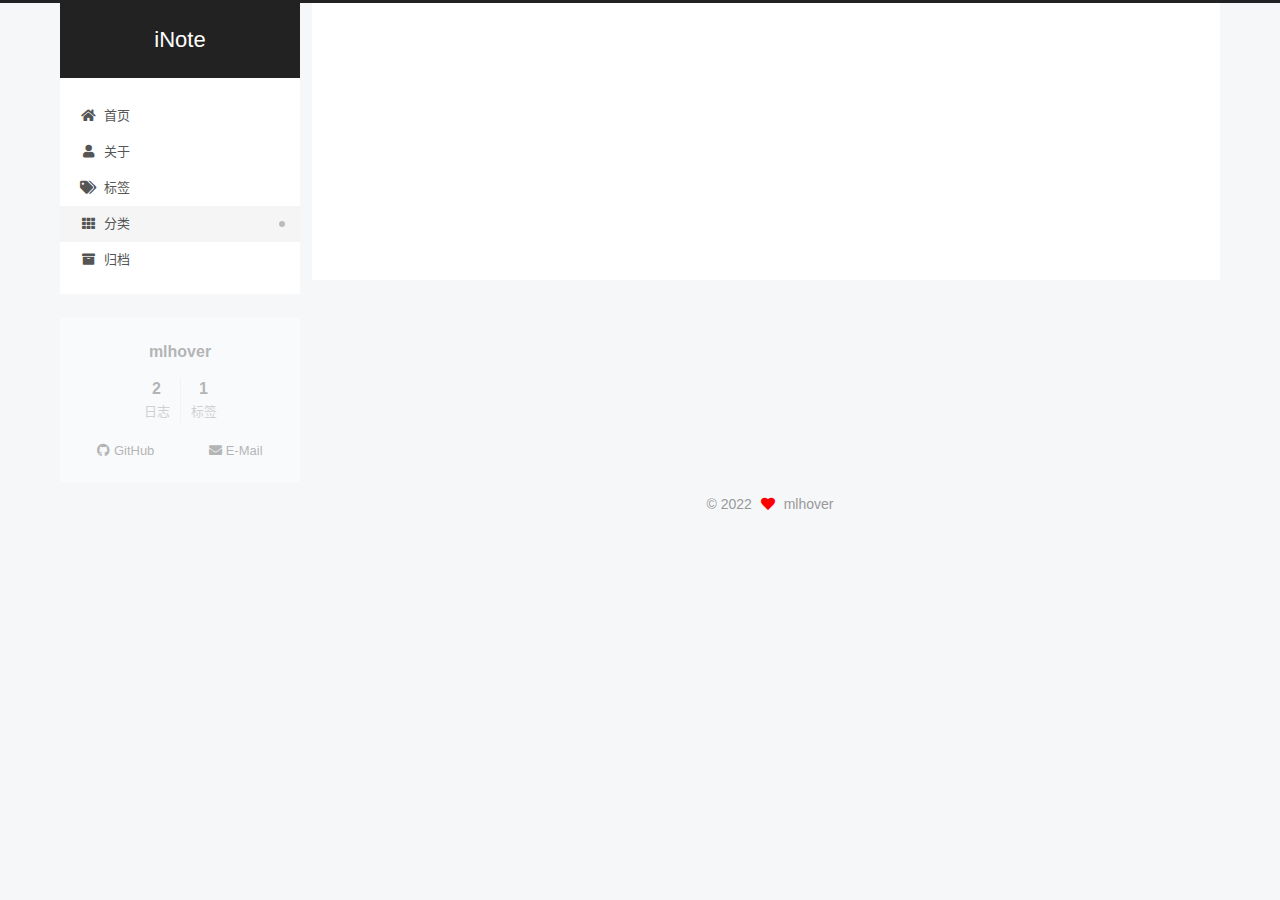
<file: categories/index.html>
<!DOCTYPE html>
<html lang="zh-CN">
<head>
  <meta charset="UTF-8">
<meta name="viewport" content="width=device-width, initial-scale=1, maximum-scale=2">
<meta name="theme-color" content="#222">
<meta name="generator" content="Hexo 6.3.0">
  <link rel="apple-touch-icon" sizes="180x180" href="/images/apple-touch-icon-next.png">
  <link rel="icon" type="image/png" sizes="32x32" href="/images/favicon-32x32-next.png">
  <link rel="icon" type="image/png" sizes="16x16" href="/images/favicon-16x16-next.png">
  <link rel="mask-icon" href="/images/logo.svg" color="#222">

<link rel="stylesheet" href="/css/main.css">


<link rel="stylesheet" href="/lib/font-awesome/css/all.min.css">

<script id="hexo-configurations">
    var NexT = window.NexT || {};
    var CONFIG = {"hostname":"mlhover.github.io","root":"/","scheme":"Pisces","version":"7.8.0","exturl":false,"sidebar":{"position":"left","display":"post","padding":18,"offset":12,"onmobile":false},"copycode":{"enable":false,"show_result":false,"style":null},"back2top":{"enable":true,"sidebar":false,"scrollpercent":false},"bookmark":{"enable":false,"color":"#222","save":"auto"},"fancybox":false,"mediumzoom":false,"lazyload":false,"pangu":false,"comments":{"style":"tabs","active":null,"storage":true,"lazyload":false,"nav":null},"algolia":{"hits":{"per_page":10},"labels":{"input_placeholder":"Search for Posts","hits_empty":"We didn't find any results for the search: ${query}","hits_stats":"${hits} results found in ${time} ms"}},"localsearch":{"enable":false,"trigger":"auto","top_n_per_article":1,"unescape":false,"preload":false},"motion":{"enable":true,"async":false,"transition":{"post_block":"fadeIn","post_header":"slideDownIn","post_body":"slideDownIn","coll_header":"slideLeftIn","sidebar":"slideUpIn"}}};
  </script>

  <meta property="og:type" content="website">
<meta property="og:title" content="categories">
<meta property="og:url" content="https://mlhover.github.io/categories/index.html">
<meta property="og:site_name" content="iNote">
<meta property="og:locale" content="zh_CN">
<meta property="article:published_time" content="2022-11-04T02:40:23.000Z">
<meta property="article:modified_time" content="2022-11-04T03:25:13.540Z">
<meta property="article:author" content="mlhover">
<meta name="twitter:card" content="summary">

<link rel="canonical" href="https://mlhover.github.io/categories/">


<script id="page-configurations">
  // https://hexo.io/docs/variables.html
  CONFIG.page = {
    sidebar: "",
    isHome : false,
    isPost : false,
    lang   : 'zh-CN'
  };
</script>

  <title>categories | iNote
</title>
  






  <noscript>
  <style>
  .use-motion .brand,
  .use-motion .menu-item,
  .sidebar-inner,
  .use-motion .post-block,
  .use-motion .pagination,
  .use-motion .comments,
  .use-motion .post-header,
  .use-motion .post-body,
  .use-motion .collection-header { opacity: initial; }

  .use-motion .site-title,
  .use-motion .site-subtitle {
    opacity: initial;
    top: initial;
  }

  .use-motion .logo-line-before i { left: initial; }
  .use-motion .logo-line-after i { right: initial; }
  </style>
</noscript>

</head>

<body itemscope itemtype="http://schema.org/WebPage">
  <div class="container use-motion">
    <div class="headband"></div>

    <header class="header" itemscope itemtype="http://schema.org/WPHeader">
      <div class="header-inner"><div class="site-brand-container">
  <div class="site-nav-toggle">
    <div class="toggle" aria-label="切换导航栏">
      <span class="toggle-line toggle-line-first"></span>
      <span class="toggle-line toggle-line-middle"></span>
      <span class="toggle-line toggle-line-last"></span>
    </div>
  </div>

  <div class="site-meta">

    <a href="/" class="brand" rel="start">
      <span class="logo-line-before"><i></i></span>
      <h1 class="site-title">iNote</h1>
      <span class="logo-line-after"><i></i></span>
    </a>
  </div>

  <div class="site-nav-right">
    <div class="toggle popup-trigger">
    </div>
  </div>
</div>




<nav class="site-nav">
  <ul id="menu" class="main-menu menu">
        <li class="menu-item menu-item-home">

    <a href="/" rel="section"><i class="fa fa-home fa-fw"></i>首页</a>

  </li>
        <li class="menu-item menu-item-about">

    <a href="/about/" rel="section"><i class="fa fa-user fa-fw"></i>关于</a>

  </li>
        <li class="menu-item menu-item-tags">

    <a href="/tags/" rel="section"><i class="fa fa-tags fa-fw"></i>标签</a>

  </li>
        <li class="menu-item menu-item-categories">

    <a href="/categories/" rel="section"><i class="fa fa-th fa-fw"></i>分类</a>

  </li>
        <li class="menu-item menu-item-archives">

    <a href="/archives/" rel="section"><i class="fa fa-archive fa-fw"></i>归档</a>

  </li>
  </ul>
</nav>




</div>
    </header>

    
  <div class="back-to-top">
    <i class="fa fa-arrow-up"></i>
    <span>0%</span>
  </div>


    <main class="main">
      <div class="main-inner">
        <div class="content-wrap">
          
  
  

          <div class="content page posts-expand">
            

    
    
    
    <div class="post-block" lang="zh-CN">
      <header class="post-header">

<h1 class="post-title" itemprop="name headline">categories
</h1>

<div class="post-meta">
  

</div>

</header>

      
      
      
      <div class="post-body">
          <div class="category-all-page">
            <div class="category-all-title">
              暂无分类
            </div>
            <div class="category-all">
              
            </div>
          </div>
        
      </div>
      
      
      
    </div>
    

    
    
    


          </div>
          

<script>
  window.addEventListener('tabs:register', () => {
    let { activeClass } = CONFIG.comments;
    if (CONFIG.comments.storage) {
      activeClass = localStorage.getItem('comments_active') || activeClass;
    }
    if (activeClass) {
      let activeTab = document.querySelector(`a[href="#comment-${activeClass}"]`);
      if (activeTab) {
        activeTab.click();
      }
    }
  });
  if (CONFIG.comments.storage) {
    window.addEventListener('tabs:click', event => {
      if (!event.target.matches('.tabs-comment .tab-content .tab-pane')) return;
      let commentClass = event.target.classList[1];
      localStorage.setItem('comments_active', commentClass);
    });
  }
</script>

        </div>
          
  
  <div class="toggle sidebar-toggle">
    <span class="toggle-line toggle-line-first"></span>
    <span class="toggle-line toggle-line-middle"></span>
    <span class="toggle-line toggle-line-last"></span>
  </div>

  <aside class="sidebar">
    <div class="sidebar-inner">

      <ul class="sidebar-nav motion-element">
        <li class="sidebar-nav-toc">
          文章目录
        </li>
        <li class="sidebar-nav-overview">
          站点概览
        </li>
      </ul>

      <!--noindex-->
      <div class="post-toc-wrap sidebar-panel">
      </div>
      <!--/noindex-->

      <div class="site-overview-wrap sidebar-panel">
        <div class="site-author motion-element" itemprop="author" itemscope itemtype="http://schema.org/Person">
  <p class="site-author-name" itemprop="name">mlhover</p>
  <div class="site-description" itemprop="description"></div>
</div>
<div class="site-state-wrap motion-element">
  <nav class="site-state">
      <div class="site-state-item site-state-posts">
          <a href="/archives/">
        
          <span class="site-state-item-count">2</span>
          <span class="site-state-item-name">日志</span>
        </a>
      </div>
      <div class="site-state-item site-state-tags">
            <a href="/tags/">
          
        <span class="site-state-item-count">1</span>
        <span class="site-state-item-name">标签</span></a>
      </div>
  </nav>
</div>
  <div class="links-of-author motion-element">
      <span class="links-of-author-item">
        <a href="https://github.com/mlhover" title="GitHub → https:&#x2F;&#x2F;github.com&#x2F;mlhover" rel="noopener" target="_blank"><i class="fab fa-github fa-fw"></i>GitHub</a>
      </span>
      <span class="links-of-author-item">
        <a href="mailto:ml717hover@gmail.com" title="E-Mail → mailto:ml717hover@gmail.com" rel="noopener" target="_blank"><i class="fa fa-envelope fa-fw"></i>E-Mail</a>
      </span>
  </div>



      </div>

    </div>
  </aside>
  <div id="sidebar-dimmer"></div>


      </div>
    </main>

    <footer class="footer">
      <div class="footer-inner">
        

        

<div class="copyright">
  
  &copy; 
  <span itemprop="copyrightYear">2022</span>
  <span class="with-love">
    <i class="fa fa-heart"></i>
  </span>
  <span class="author" itemprop="copyrightHolder">mlhover</span>
</div>

        








      </div>
    </footer>
  </div>

  
  <script src="/lib/anime.min.js"></script>
  <script src="/lib/velocity/velocity.min.js"></script>
  <script src="/lib/velocity/velocity.ui.min.js"></script>

<script src="/js/utils.js"></script>

<script src="/js/motion.js"></script>


<script src="/js/schemes/pisces.js"></script>


<script src="/js/next-boot.js"></script>




  















  

  

</body>
</html>
</file>
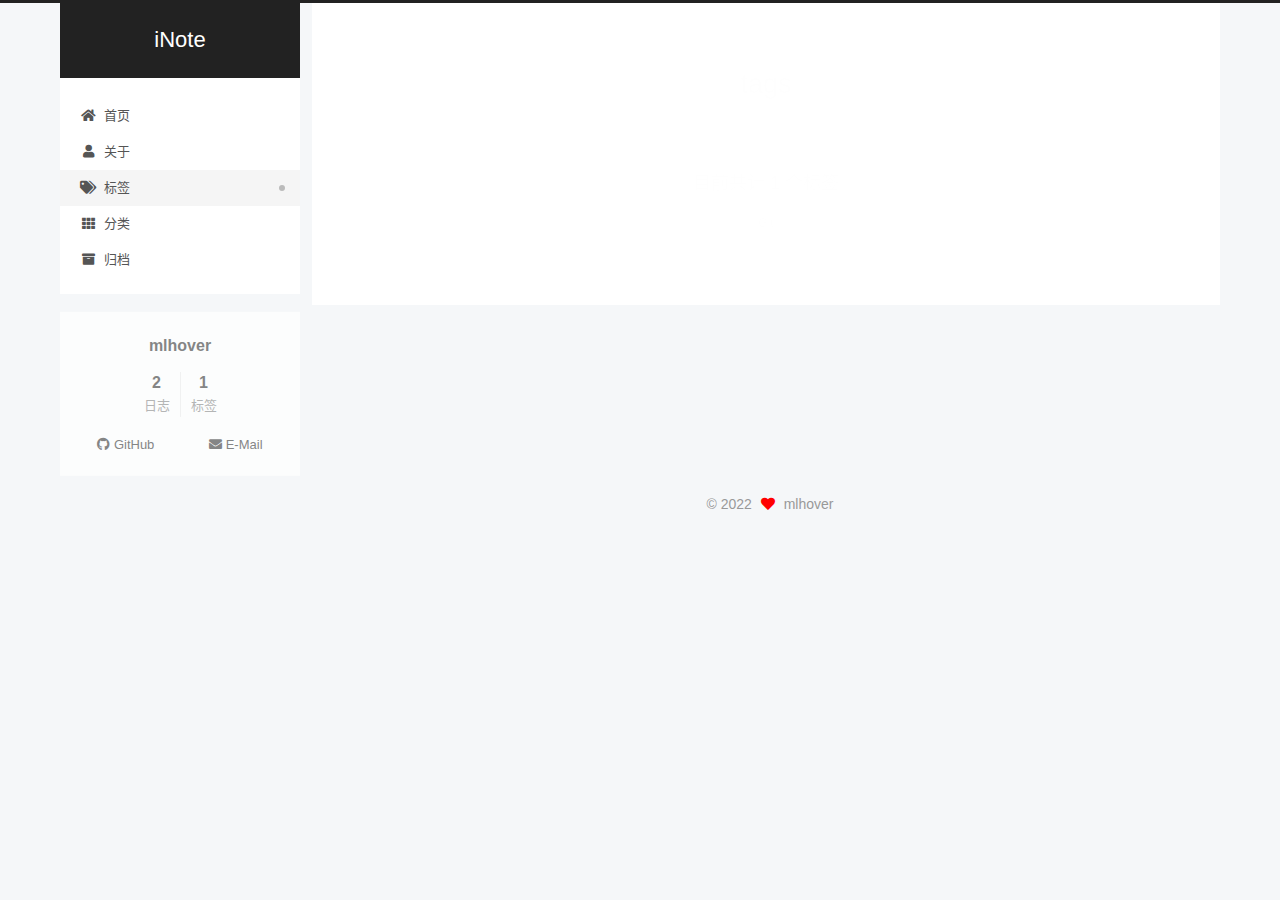
<file: tags/index.html>
<!DOCTYPE html>
<html lang="zh-CN">
<head>
  <meta charset="UTF-8">
<meta name="viewport" content="width=device-width, initial-scale=1, maximum-scale=2">
<meta name="theme-color" content="#222">
<meta name="generator" content="Hexo 6.3.0">
  <link rel="apple-touch-icon" sizes="180x180" href="/images/apple-touch-icon-next.png">
  <link rel="icon" type="image/png" sizes="32x32" href="/images/favicon-32x32-next.png">
  <link rel="icon" type="image/png" sizes="16x16" href="/images/favicon-16x16-next.png">
  <link rel="mask-icon" href="/images/logo.svg" color="#222">

<link rel="stylesheet" href="/css/main.css">


<link rel="stylesheet" href="/lib/font-awesome/css/all.min.css">

<script id="hexo-configurations">
    var NexT = window.NexT || {};
    var CONFIG = {"hostname":"mlhover.github.io","root":"/","scheme":"Pisces","version":"7.8.0","exturl":false,"sidebar":{"position":"left","display":"post","padding":18,"offset":12,"onmobile":false},"copycode":{"enable":false,"show_result":false,"style":null},"back2top":{"enable":true,"sidebar":false,"scrollpercent":false},"bookmark":{"enable":false,"color":"#222","save":"auto"},"fancybox":false,"mediumzoom":false,"lazyload":false,"pangu":false,"comments":{"style":"tabs","active":null,"storage":true,"lazyload":false,"nav":null},"algolia":{"hits":{"per_page":10},"labels":{"input_placeholder":"Search for Posts","hits_empty":"We didn't find any results for the search: ${query}","hits_stats":"${hits} results found in ${time} ms"}},"localsearch":{"enable":false,"trigger":"auto","top_n_per_article":1,"unescape":false,"preload":false},"motion":{"enable":true,"async":false,"transition":{"post_block":"fadeIn","post_header":"slideDownIn","post_body":"slideDownIn","coll_header":"slideLeftIn","sidebar":"slideUpIn"}}};
  </script>

  <meta property="og:type" content="website">
<meta property="og:title" content="tags">
<meta property="og:url" content="https://mlhover.github.io/tags/index.html">
<meta property="og:site_name" content="iNote">
<meta property="og:locale" content="zh_CN">
<meta property="article:published_time" content="2022-11-04T02:40:13.000Z">
<meta property="article:modified_time" content="2022-11-04T03:25:05.668Z">
<meta property="article:author" content="mlhover">
<meta name="twitter:card" content="summary">

<link rel="canonical" href="https://mlhover.github.io/tags/">


<script id="page-configurations">
  // https://hexo.io/docs/variables.html
  CONFIG.page = {
    sidebar: "",
    isHome : false,
    isPost : false,
    lang   : 'zh-CN'
  };
</script>

  <title>tags | iNote
</title>
  






  <noscript>
  <style>
  .use-motion .brand,
  .use-motion .menu-item,
  .sidebar-inner,
  .use-motion .post-block,
  .use-motion .pagination,
  .use-motion .comments,
  .use-motion .post-header,
  .use-motion .post-body,
  .use-motion .collection-header { opacity: initial; }

  .use-motion .site-title,
  .use-motion .site-subtitle {
    opacity: initial;
    top: initial;
  }

  .use-motion .logo-line-before i { left: initial; }
  .use-motion .logo-line-after i { right: initial; }
  </style>
</noscript>

</head>

<body itemscope itemtype="http://schema.org/WebPage">
  <div class="container use-motion">
    <div class="headband"></div>

    <header class="header" itemscope itemtype="http://schema.org/WPHeader">
      <div class="header-inner"><div class="site-brand-container">
  <div class="site-nav-toggle">
    <div class="toggle" aria-label="切换导航栏">
      <span class="toggle-line toggle-line-first"></span>
      <span class="toggle-line toggle-line-middle"></span>
      <span class="toggle-line toggle-line-last"></span>
    </div>
  </div>

  <div class="site-meta">

    <a href="/" class="brand" rel="start">
      <span class="logo-line-before"><i></i></span>
      <h1 class="site-title">iNote</h1>
      <span class="logo-line-after"><i></i></span>
    </a>
  </div>

  <div class="site-nav-right">
    <div class="toggle popup-trigger">
    </div>
  </div>
</div>




<nav class="site-nav">
  <ul id="menu" class="main-menu menu">
        <li class="menu-item menu-item-home">

    <a href="/" rel="section"><i class="fa fa-home fa-fw"></i>首页</a>

  </li>
        <li class="menu-item menu-item-about">

    <a href="/about/" rel="section"><i class="fa fa-user fa-fw"></i>关于</a>

  </li>
        <li class="menu-item menu-item-tags">

    <a href="/tags/" rel="section"><i class="fa fa-tags fa-fw"></i>标签</a>

  </li>
        <li class="menu-item menu-item-categories">

    <a href="/categories/" rel="section"><i class="fa fa-th fa-fw"></i>分类</a>

  </li>
        <li class="menu-item menu-item-archives">

    <a href="/archives/" rel="section"><i class="fa fa-archive fa-fw"></i>归档</a>

  </li>
  </ul>
</nav>




</div>
    </header>

    
  <div class="back-to-top">
    <i class="fa fa-arrow-up"></i>
    <span>0%</span>
  </div>


    <main class="main">
      <div class="main-inner">
        <div class="content-wrap">
          
  
  

          <div class="content page posts-expand">
            

    
    
    
    <div class="post-block" lang="zh-CN">
      <header class="post-header">

<h1 class="post-title" itemprop="name headline">tags
</h1>

<div class="post-meta">
  

</div>

</header>

      
      
      
      <div class="post-body">
          <div class="tag-cloud">
            <div class="tag-cloud-title">
              目前共计 1 个标签
            </div>
            <div class="tag-cloud-tags">
              <a href="/tags/Git/" style="font-size: 12px; color: #ccc">Git</a>
            </div>
          </div>
        
      </div>
      
      
      
    </div>
    

    
    
    


          </div>
          

<script>
  window.addEventListener('tabs:register', () => {
    let { activeClass } = CONFIG.comments;
    if (CONFIG.comments.storage) {
      activeClass = localStorage.getItem('comments_active') || activeClass;
    }
    if (activeClass) {
      let activeTab = document.querySelector(`a[href="#comment-${activeClass}"]`);
      if (activeTab) {
        activeTab.click();
      }
    }
  });
  if (CONFIG.comments.storage) {
    window.addEventListener('tabs:click', event => {
      if (!event.target.matches('.tabs-comment .tab-content .tab-pane')) return;
      let commentClass = event.target.classList[1];
      localStorage.setItem('comments_active', commentClass);
    });
  }
</script>

        </div>
          
  
  <div class="toggle sidebar-toggle">
    <span class="toggle-line toggle-line-first"></span>
    <span class="toggle-line toggle-line-middle"></span>
    <span class="toggle-line toggle-line-last"></span>
  </div>

  <aside class="sidebar">
    <div class="sidebar-inner">

      <ul class="sidebar-nav motion-element">
        <li class="sidebar-nav-toc">
          文章目录
        </li>
        <li class="sidebar-nav-overview">
          站点概览
        </li>
      </ul>

      <!--noindex-->
      <div class="post-toc-wrap sidebar-panel">
      </div>
      <!--/noindex-->

      <div class="site-overview-wrap sidebar-panel">
        <div class="site-author motion-element" itemprop="author" itemscope itemtype="http://schema.org/Person">
  <p class="site-author-name" itemprop="name">mlhover</p>
  <div class="site-description" itemprop="description"></div>
</div>
<div class="site-state-wrap motion-element">
  <nav class="site-state">
      <div class="site-state-item site-state-posts">
          <a href="/archives/">
        
          <span class="site-state-item-count">2</span>
          <span class="site-state-item-name">日志</span>
        </a>
      </div>
      <div class="site-state-item site-state-tags">
            <a href="/tags/">
          
        <span class="site-state-item-count">1</span>
        <span class="site-state-item-name">标签</span></a>
      </div>
  </nav>
</div>
  <div class="links-of-author motion-element">
      <span class="links-of-author-item">
        <a href="https://github.com/mlhover" title="GitHub → https:&#x2F;&#x2F;github.com&#x2F;mlhover" rel="noopener" target="_blank"><i class="fab fa-github fa-fw"></i>GitHub</a>
      </span>
      <span class="links-of-author-item">
        <a href="mailto:ml717hover@gmail.com" title="E-Mail → mailto:ml717hover@gmail.com" rel="noopener" target="_blank"><i class="fa fa-envelope fa-fw"></i>E-Mail</a>
      </span>
  </div>



      </div>

    </div>
  </aside>
  <div id="sidebar-dimmer"></div>


      </div>
    </main>

    <footer class="footer">
      <div class="footer-inner">
        

        

<div class="copyright">
  
  &copy; 
  <span itemprop="copyrightYear">2022</span>
  <span class="with-love">
    <i class="fa fa-heart"></i>
  </span>
  <span class="author" itemprop="copyrightHolder">mlhover</span>
</div>

        








      </div>
    </footer>
  </div>

  
  <script src="/lib/anime.min.js"></script>
  <script src="/lib/velocity/velocity.min.js"></script>
  <script src="/lib/velocity/velocity.ui.min.js"></script>

<script src="/js/utils.js"></script>

<script src="/js/motion.js"></script>


<script src="/js/schemes/pisces.js"></script>


<script src="/js/next-boot.js"></script>




  















  

  

</body>
</html>
</file>
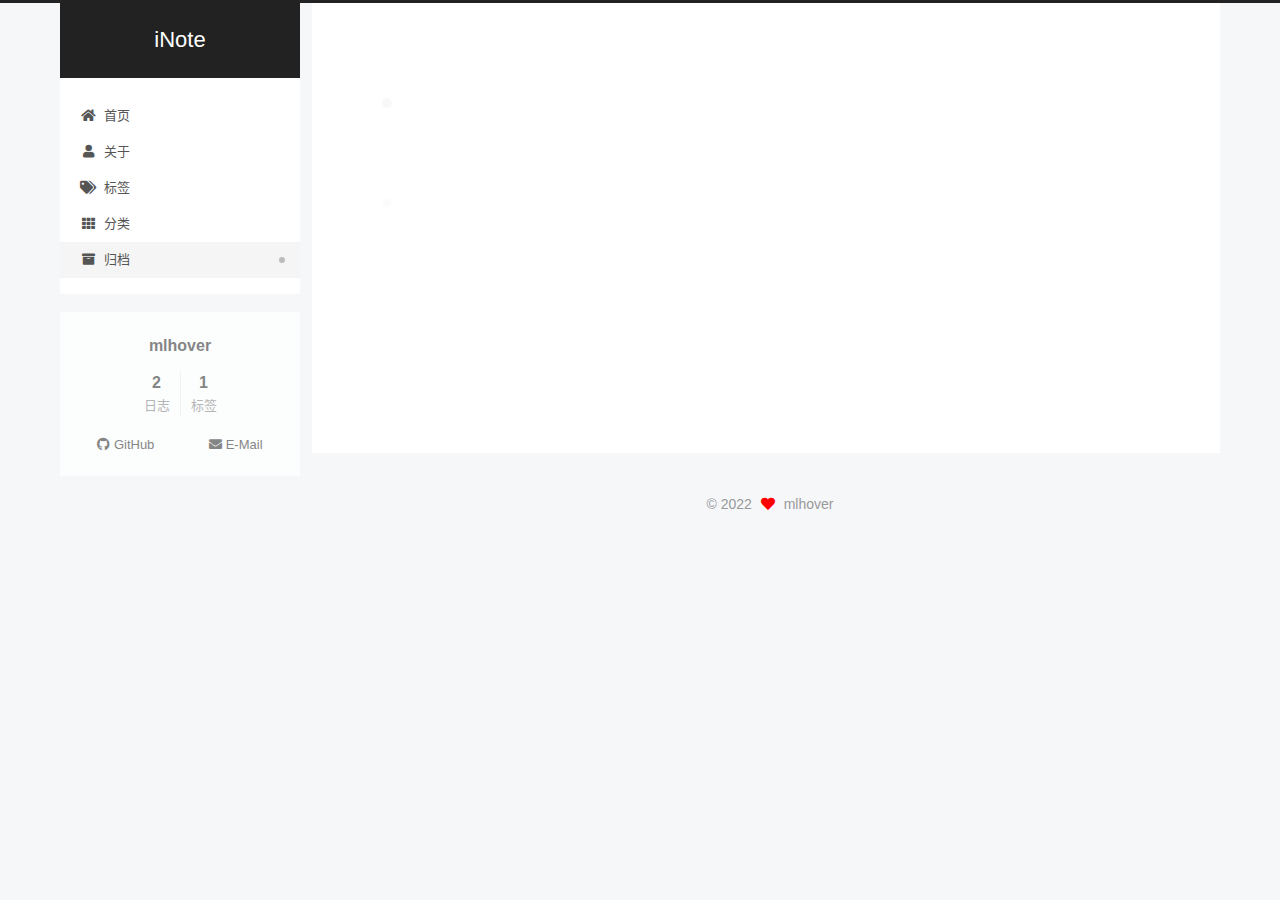
<file: archives/2022/index.html>
<!DOCTYPE html>
<html lang="zh-CN">
<head>
  <meta charset="UTF-8">
<meta name="viewport" content="width=device-width, initial-scale=1, maximum-scale=2">
<meta name="theme-color" content="#222">
<meta name="generator" content="Hexo 6.3.0">
  <link rel="apple-touch-icon" sizes="180x180" href="/images/apple-touch-icon-next.png">
  <link rel="icon" type="image/png" sizes="32x32" href="/images/favicon-32x32-next.png">
  <link rel="icon" type="image/png" sizes="16x16" href="/images/favicon-16x16-next.png">
  <link rel="mask-icon" href="/images/logo.svg" color="#222">

<link rel="stylesheet" href="/css/main.css">


<link rel="stylesheet" href="/lib/font-awesome/css/all.min.css">

<script id="hexo-configurations">
    var NexT = window.NexT || {};
    var CONFIG = {"hostname":"mlhover.github.io","root":"/","scheme":"Pisces","version":"7.8.0","exturl":false,"sidebar":{"position":"left","display":"post","padding":18,"offset":12,"onmobile":false},"copycode":{"enable":false,"show_result":false,"style":null},"back2top":{"enable":true,"sidebar":false,"scrollpercent":false},"bookmark":{"enable":false,"color":"#222","save":"auto"},"fancybox":false,"mediumzoom":false,"lazyload":false,"pangu":false,"comments":{"style":"tabs","active":null,"storage":true,"lazyload":false,"nav":null},"algolia":{"hits":{"per_page":10},"labels":{"input_placeholder":"Search for Posts","hits_empty":"We didn't find any results for the search: ${query}","hits_stats":"${hits} results found in ${time} ms"}},"localsearch":{"enable":false,"trigger":"auto","top_n_per_article":1,"unescape":false,"preload":false},"motion":{"enable":true,"async":false,"transition":{"post_block":"fadeIn","post_header":"slideDownIn","post_body":"slideDownIn","coll_header":"slideLeftIn","sidebar":"slideUpIn"}}};
  </script>

  <meta property="og:type" content="website">
<meta property="og:title" content="iNote">
<meta property="og:url" content="https://mlhover.github.io/archives/2022/index.html">
<meta property="og:site_name" content="iNote">
<meta property="og:locale" content="zh_CN">
<meta property="article:author" content="mlhover">
<meta name="twitter:card" content="summary">

<link rel="canonical" href="https://mlhover.github.io/archives/2022/">


<script id="page-configurations">
  // https://hexo.io/docs/variables.html
  CONFIG.page = {
    sidebar: "",
    isHome : false,
    isPost : false,
    lang   : 'zh-CN'
  };
</script>

  <title>归档 | iNote</title>
  






  <noscript>
  <style>
  .use-motion .brand,
  .use-motion .menu-item,
  .sidebar-inner,
  .use-motion .post-block,
  .use-motion .pagination,
  .use-motion .comments,
  .use-motion .post-header,
  .use-motion .post-body,
  .use-motion .collection-header { opacity: initial; }

  .use-motion .site-title,
  .use-motion .site-subtitle {
    opacity: initial;
    top: initial;
  }

  .use-motion .logo-line-before i { left: initial; }
  .use-motion .logo-line-after i { right: initial; }
  </style>
</noscript>

</head>

<body itemscope itemtype="http://schema.org/WebPage">
  <div class="container use-motion">
    <div class="headband"></div>

    <header class="header" itemscope itemtype="http://schema.org/WPHeader">
      <div class="header-inner"><div class="site-brand-container">
  <div class="site-nav-toggle">
    <div class="toggle" aria-label="切换导航栏">
      <span class="toggle-line toggle-line-first"></span>
      <span class="toggle-line toggle-line-middle"></span>
      <span class="toggle-line toggle-line-last"></span>
    </div>
  </div>

  <div class="site-meta">

    <a href="/" class="brand" rel="start">
      <span class="logo-line-before"><i></i></span>
      <h1 class="site-title">iNote</h1>
      <span class="logo-line-after"><i></i></span>
    </a>
  </div>

  <div class="site-nav-right">
    <div class="toggle popup-trigger">
    </div>
  </div>
</div>




<nav class="site-nav">
  <ul id="menu" class="main-menu menu">
        <li class="menu-item menu-item-home">

    <a href="/" rel="section"><i class="fa fa-home fa-fw"></i>首页</a>

  </li>
        <li class="menu-item menu-item-about">

    <a href="/about/" rel="section"><i class="fa fa-user fa-fw"></i>关于</a>

  </li>
        <li class="menu-item menu-item-tags">

    <a href="/tags/" rel="section"><i class="fa fa-tags fa-fw"></i>标签</a>

  </li>
        <li class="menu-item menu-item-categories">

    <a href="/categories/" rel="section"><i class="fa fa-th fa-fw"></i>分类</a>

  </li>
        <li class="menu-item menu-item-archives">

    <a href="/archives/" rel="section"><i class="fa fa-archive fa-fw"></i>归档</a>

  </li>
  </ul>
</nav>




</div>
    </header>

    
  <div class="back-to-top">
    <i class="fa fa-arrow-up"></i>
    <span>0%</span>
  </div>


    <main class="main">
      <div class="main-inner">
        <div class="content-wrap">
          

          <div class="content archive">
            

  
  
  
  <div class="post-block">
    <div class="posts-collapse">
      <div class="collection-title">
        <span class="collection-header">嗯..! 目前共计 2 篇日志。 继续努力。</span>
      </div>

      
    <div class="collection-year">
      <span class="collection-header">2022</span>
    </div>

  <article itemscope itemtype="http://schema.org/Article">
    <header class="post-header">

      <div class="post-meta">
        <time itemprop="dateCreated"
              datetime="2022-11-04T10:38:15+08:00"
              content="2022-11-04">
          11-04
        </time>
      </div>

      <div class="post-title">
          <a class="post-title-link" href="/2022/11/04/git-gitignore/" itemprop="url">
            <span itemprop="name">Git .gitignore 配置</span>
          </a>
      </div>

    </header>
  </article>

  <article itemscope itemtype="http://schema.org/Article">
    <header class="post-header">

      <div class="post-meta">
        <time itemprop="dateCreated"
              datetime="2022-11-04T10:35:32+08:00"
              content="2022-11-04">
          11-04
        </time>
      </div>

      <div class="post-title">
          <a class="post-title-link" href="/2022/11/04/git-commands/" itemprop="url">
            <span itemprop="name">Git 常用命令</span>
          </a>
      </div>

    </header>
  </article>


    </div>
  </div>
  
  
  

  



          </div>
          

<script>
  window.addEventListener('tabs:register', () => {
    let { activeClass } = CONFIG.comments;
    if (CONFIG.comments.storage) {
      activeClass = localStorage.getItem('comments_active') || activeClass;
    }
    if (activeClass) {
      let activeTab = document.querySelector(`a[href="#comment-${activeClass}"]`);
      if (activeTab) {
        activeTab.click();
      }
    }
  });
  if (CONFIG.comments.storage) {
    window.addEventListener('tabs:click', event => {
      if (!event.target.matches('.tabs-comment .tab-content .tab-pane')) return;
      let commentClass = event.target.classList[1];
      localStorage.setItem('comments_active', commentClass);
    });
  }
</script>

        </div>
          
  
  <div class="toggle sidebar-toggle">
    <span class="toggle-line toggle-line-first"></span>
    <span class="toggle-line toggle-line-middle"></span>
    <span class="toggle-line toggle-line-last"></span>
  </div>

  <aside class="sidebar">
    <div class="sidebar-inner">

      <ul class="sidebar-nav motion-element">
        <li class="sidebar-nav-toc">
          文章目录
        </li>
        <li class="sidebar-nav-overview">
          站点概览
        </li>
      </ul>

      <!--noindex-->
      <div class="post-toc-wrap sidebar-panel">
      </div>
      <!--/noindex-->

      <div class="site-overview-wrap sidebar-panel">
        <div class="site-author motion-element" itemprop="author" itemscope itemtype="http://schema.org/Person">
  <p class="site-author-name" itemprop="name">mlhover</p>
  <div class="site-description" itemprop="description"></div>
</div>
<div class="site-state-wrap motion-element">
  <nav class="site-state">
      <div class="site-state-item site-state-posts">
          <a href="/archives/">
        
          <span class="site-state-item-count">2</span>
          <span class="site-state-item-name">日志</span>
        </a>
      </div>
      <div class="site-state-item site-state-tags">
            <a href="/tags/">
          
        <span class="site-state-item-count">1</span>
        <span class="site-state-item-name">标签</span></a>
      </div>
  </nav>
</div>
  <div class="links-of-author motion-element">
      <span class="links-of-author-item">
        <a href="https://github.com/mlhover" title="GitHub → https:&#x2F;&#x2F;github.com&#x2F;mlhover" rel="noopener" target="_blank"><i class="fab fa-github fa-fw"></i>GitHub</a>
      </span>
      <span class="links-of-author-item">
        <a href="mailto:ml717hover@gmail.com" title="E-Mail → mailto:ml717hover@gmail.com" rel="noopener" target="_blank"><i class="fa fa-envelope fa-fw"></i>E-Mail</a>
      </span>
  </div>



      </div>

    </div>
  </aside>
  <div id="sidebar-dimmer"></div>


      </div>
    </main>

    <footer class="footer">
      <div class="footer-inner">
        

        

<div class="copyright">
  
  &copy; 
  <span itemprop="copyrightYear">2022</span>
  <span class="with-love">
    <i class="fa fa-heart"></i>
  </span>
  <span class="author" itemprop="copyrightHolder">mlhover</span>
</div>

        








      </div>
    </footer>
  </div>

  
  <script src="/lib/anime.min.js"></script>
  <script src="/lib/velocity/velocity.min.js"></script>
  <script src="/lib/velocity/velocity.ui.min.js"></script>

<script src="/js/utils.js"></script>

<script src="/js/motion.js"></script>


<script src="/js/schemes/pisces.js"></script>


<script src="/js/next-boot.js"></script>




  















  

  

</body>
</html>
</file>
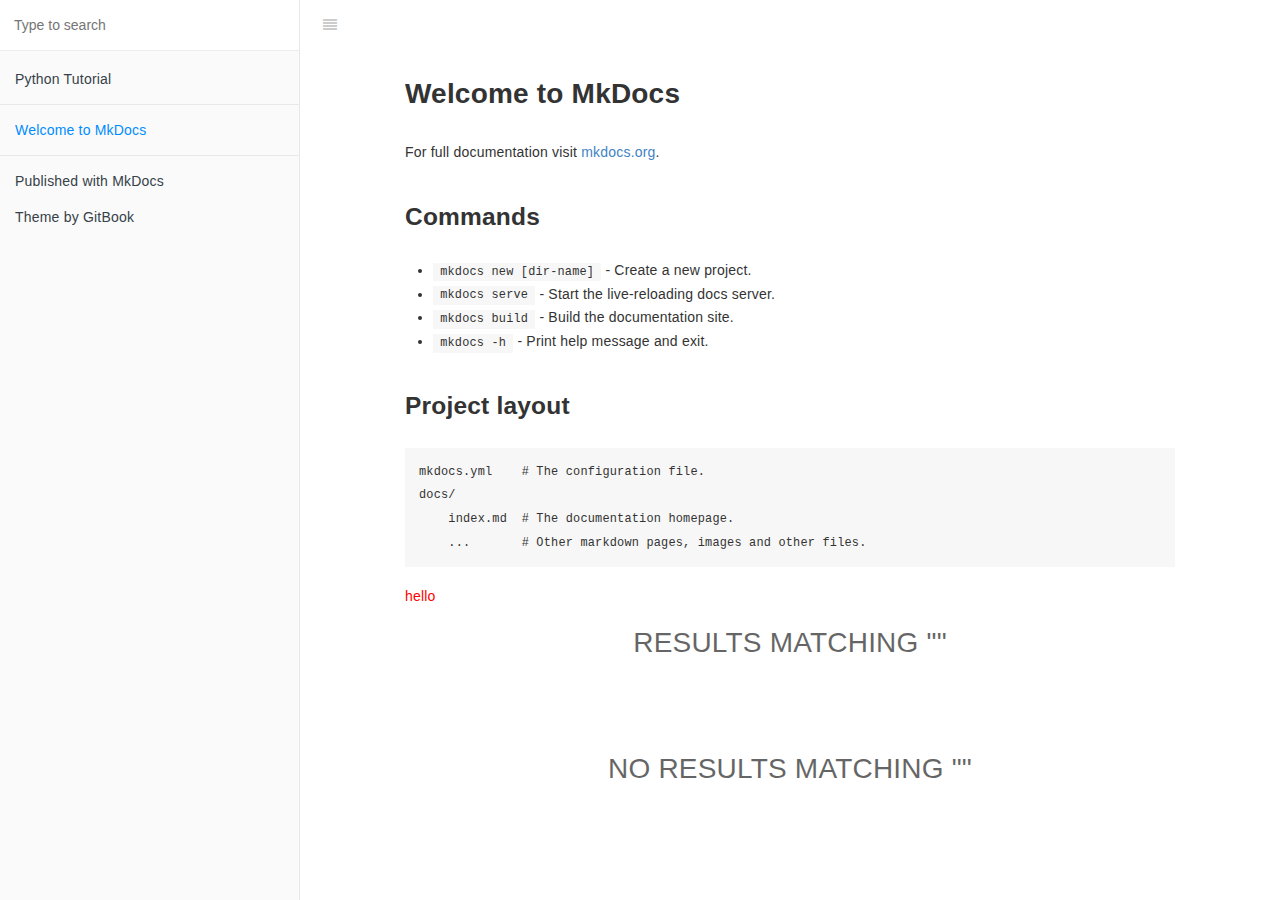
<file: blog/Python/index.html>
<!DOCTYPE html>
<html lang="en">
<head>
<meta charset="utf-8">
<meta content="text/html; charset=utf-8" http-equiv="Content-Type">
<title>Welcome to MkDocs - Python Tutorial</title>
<meta http-equiv="X-UA-Compatible" content="IE=edge">

<meta name="generator" content="mkdocs-1.1.2, mkdocs-gitbook-1.0.7">

<link rel="shortcut icon" href="./images/favicon.ico" type="image/x-icon">
<meta name="HandheldFriendly" content="true"/>
<meta name="viewport" content="width=device-width, initial-scale=1, user-scalable=no">
<meta name="apple-mobile-web-app-capable" content="yes">
<meta name="apple-mobile-web-app-status-bar-style" content="black">
<meta rel="next" href="" />
<link href="./css/style.min.css" rel="stylesheet"> 
</head>

<body>
<div class="book">
<div class="book-summary">
<div id="book-search-input" role="search">
<input type="text" placeholder="Type to search" />
</div> <!-- end of book-search-input -->

<nav role="navigation">
<ul class="summary">
<li>
<a href="." target="_blank" class="custom-link">Python Tutorial</a>
</li>
<li class="divider"></li>
<li class="chapter active" data-path="">
<a href=".">Welcome to MkDocs</a>
<li class="divider"></li>



<li><a href="http://www.mkdocs.org">
Published with MkDocs
</a></li>

<li><a href="https://github.com/GitbookIO/theme-default">
Theme by GitBook
</a></li>
</ul>

</nav>

</div> <!-- end of book-summary -->

<div class="book-body">
<div class="body-inner">
<div class="book-header" role="navigation">

<!-- Title -->
<h1>
<i class="fa fa-circle-o-notch fa-spin"></i>
<a href="." ></a>
</h1>

</div> <!-- end of book-header -->

<div class="page-wrapper" tabindex="-1" role="main">
<div class="page-inner">
<div id="book-search-results">
<div class="search-noresults">

<section class="normal markdown-section">



<h1 id="welcome-to-mkdocs">Welcome to MkDocs</h1>
<p>For full documentation visit <a href="https://www.mkdocs.org">mkdocs.org</a>.</p>
<h2 id="commands">Commands</h2>
<ul>
<li><code>mkdocs new [dir-name]</code> - Create a new project.</li>
<li><code>mkdocs serve</code> - Start the live-reloading docs server.</li>
<li><code>mkdocs build</code> - Build the documentation site.</li>
<li><code>mkdocs -h</code> - Print help message and exit.</li>
</ul>
<h2 id="project-layout">Project layout</h2>
<pre><code>mkdocs.yml    # The configuration file.
docs/
    index.md  # The documentation homepage.
    ...       # Other markdown pages, images and other files.
</code></pre>
<p><span style="color: red">hello</span></p>


</section>
</div> <!-- end of search-noresults -->
<div class="search-results">
<div class="has-results">

<h1 class="search-results-title"><span class='search-results-count'></span> results matching "<span class='search-query'></span>"</h1>
<ul class="search-results-list"></ul>

</div> <!-- end of has-results -->
<div class="no-results">

<h1 class="search-results-title">No results matching "<span class='search-query'></span>"</h1>

</div> <!-- end of no-results -->
</div> <!-- end of search-results -->
</div> <!-- end of book-search-results -->

</div> <!-- end of page-inner -->
</div> <!-- end of page-wrapper -->

</div> <!-- end of body-inner -->

</div> <!-- end of book-body -->
<script src="./js/main.js"></script>
<script src="search/main.js"></script>
<script src="./js/gitbook.min.js"></script>
<script src="./js/theme.min.js"></script>
</body>
</html>
</file>
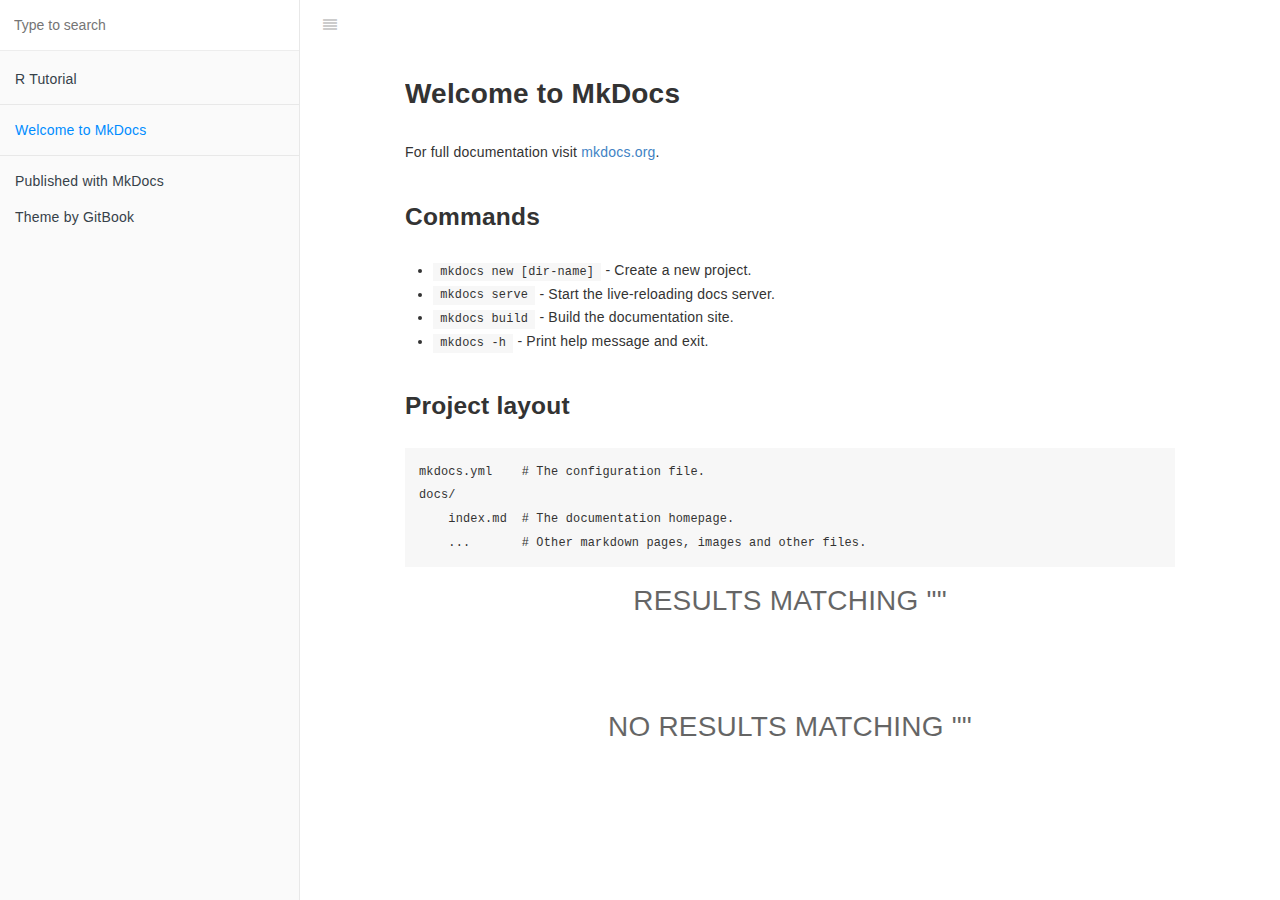
<file: blog/R/index.html>
<!DOCTYPE html>
<html lang="en">
<head>
<meta charset="utf-8">
<meta content="text/html; charset=utf-8" http-equiv="Content-Type">
<title>Welcome to MkDocs - R Tutorial</title>
<meta http-equiv="X-UA-Compatible" content="IE=edge">

<meta name="generator" content="mkdocs-1.1.2, mkdocs-gitbook-1.0.7">

<link rel="shortcut icon" href="./images/favicon.ico" type="image/x-icon">
<meta name="HandheldFriendly" content="true"/>
<meta name="viewport" content="width=device-width, initial-scale=1, user-scalable=no">
<meta name="apple-mobile-web-app-capable" content="yes">
<meta name="apple-mobile-web-app-status-bar-style" content="black">
<meta rel="next" href="" />
<link href="./css/style.min.css" rel="stylesheet"> 
</head>

<body>
<div class="book">
<div class="book-summary">
<div id="book-search-input" role="search">
<input type="text" placeholder="Type to search" />
</div> <!-- end of book-search-input -->

<nav role="navigation">
<ul class="summary">
<li>
<a href="." target="_blank" class="custom-link">R Tutorial</a>
</li>
<li class="divider"></li>
<li class="chapter active" data-path="">
<a href=".">Welcome to MkDocs</a>
<li class="divider"></li>



<li><a href="http://www.mkdocs.org">
Published with MkDocs
</a></li>

<li><a href="https://github.com/GitbookIO/theme-default">
Theme by GitBook
</a></li>
</ul>

</nav>

</div> <!-- end of book-summary -->

<div class="book-body">
<div class="body-inner">
<div class="book-header" role="navigation">

<!-- Title -->
<h1>
<i class="fa fa-circle-o-notch fa-spin"></i>
<a href="." ></a>
</h1>

</div> <!-- end of book-header -->

<div class="page-wrapper" tabindex="-1" role="main">
<div class="page-inner">
<div id="book-search-results">
<div class="search-noresults">

<section class="normal markdown-section">



<h1 id="welcome-to-mkdocs">Welcome to MkDocs</h1>
<p>For full documentation visit <a href="https://www.mkdocs.org">mkdocs.org</a>.</p>
<h2 id="commands">Commands</h2>
<ul>
<li><code>mkdocs new [dir-name]</code> - Create a new project.</li>
<li><code>mkdocs serve</code> - Start the live-reloading docs server.</li>
<li><code>mkdocs build</code> - Build the documentation site.</li>
<li><code>mkdocs -h</code> - Print help message and exit.</li>
</ul>
<h2 id="project-layout">Project layout</h2>
<pre><code>mkdocs.yml    # The configuration file.
docs/
    index.md  # The documentation homepage.
    ...       # Other markdown pages, images and other files.
</code></pre>


</section>
</div> <!-- end of search-noresults -->
<div class="search-results">
<div class="has-results">

<h1 class="search-results-title"><span class='search-results-count'></span> results matching "<span class='search-query'></span>"</h1>
<ul class="search-results-list"></ul>

</div> <!-- end of has-results -->
<div class="no-results">

<h1 class="search-results-title">No results matching "<span class='search-query'></span>"</h1>

</div> <!-- end of no-results -->
</div> <!-- end of search-results -->
</div> <!-- end of book-search-results -->

</div> <!-- end of page-inner -->
</div> <!-- end of page-wrapper -->

</div> <!-- end of body-inner -->

</div> <!-- end of book-body -->
<script src="./js/main.js"></script>
<script src="search/main.js"></script>
<script src="./js/gitbook.min.js"></script>
<script src="./js/theme.min.js"></script>
</body>
</html>
</file>
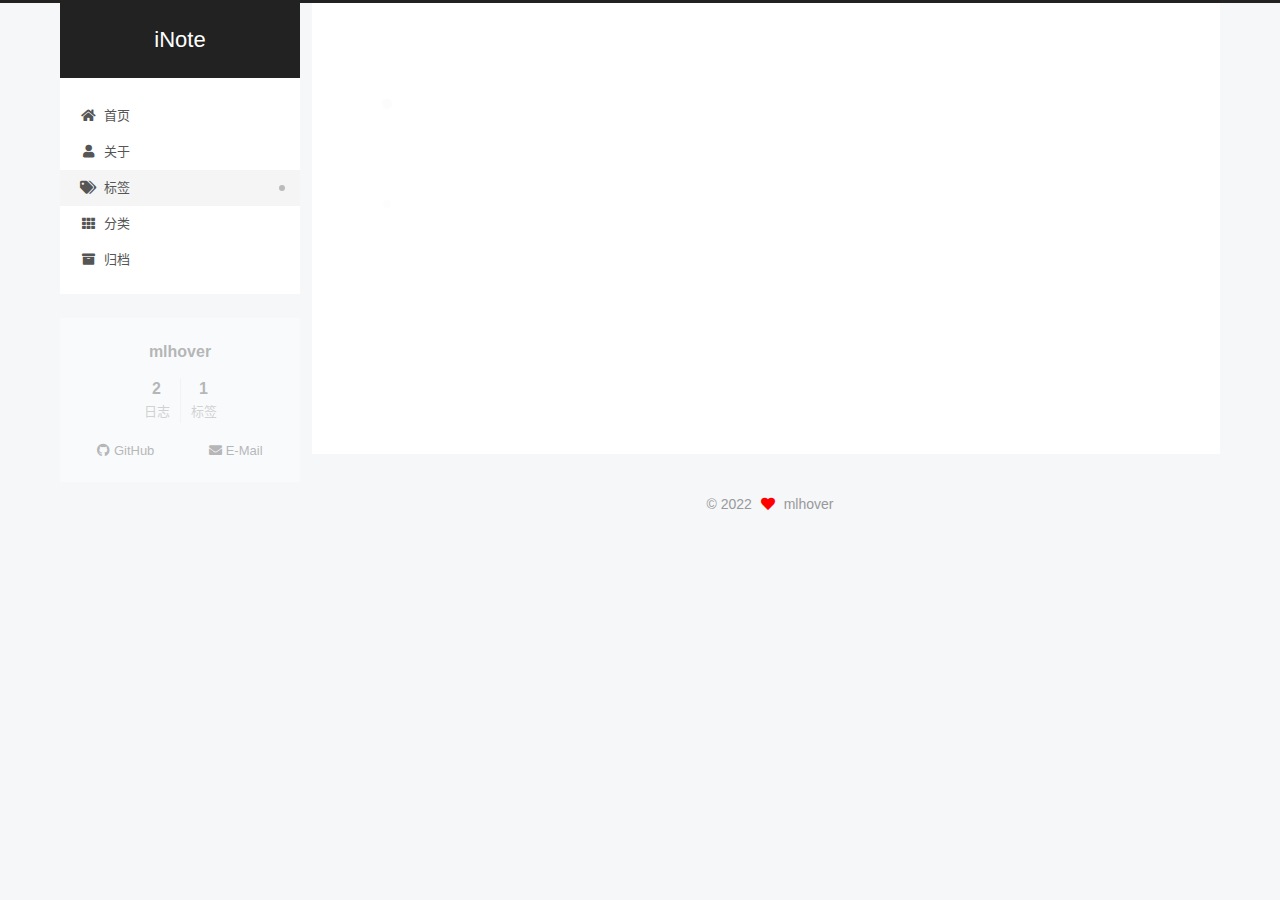
<file: tags/Git/index.html>
<!DOCTYPE html>
<html lang="zh-CN">
<head>
  <meta charset="UTF-8">
<meta name="viewport" content="width=device-width, initial-scale=1, maximum-scale=2">
<meta name="theme-color" content="#222">
<meta name="generator" content="Hexo 6.3.0">
  <link rel="apple-touch-icon" sizes="180x180" href="/images/apple-touch-icon-next.png">
  <link rel="icon" type="image/png" sizes="32x32" href="/images/favicon-32x32-next.png">
  <link rel="icon" type="image/png" sizes="16x16" href="/images/favicon-16x16-next.png">
  <link rel="mask-icon" href="/images/logo.svg" color="#222">

<link rel="stylesheet" href="/css/main.css">


<link rel="stylesheet" href="/lib/font-awesome/css/all.min.css">

<script id="hexo-configurations">
    var NexT = window.NexT || {};
    var CONFIG = {"hostname":"mlhover.github.io","root":"/","scheme":"Pisces","version":"7.8.0","exturl":false,"sidebar":{"position":"left","display":"post","padding":18,"offset":12,"onmobile":false},"copycode":{"enable":false,"show_result":false,"style":null},"back2top":{"enable":true,"sidebar":false,"scrollpercent":false},"bookmark":{"enable":false,"color":"#222","save":"auto"},"fancybox":false,"mediumzoom":false,"lazyload":false,"pangu":false,"comments":{"style":"tabs","active":null,"storage":true,"lazyload":false,"nav":null},"algolia":{"hits":{"per_page":10},"labels":{"input_placeholder":"Search for Posts","hits_empty":"We didn't find any results for the search: ${query}","hits_stats":"${hits} results found in ${time} ms"}},"localsearch":{"enable":false,"trigger":"auto","top_n_per_article":1,"unescape":false,"preload":false},"motion":{"enable":true,"async":false,"transition":{"post_block":"fadeIn","post_header":"slideDownIn","post_body":"slideDownIn","coll_header":"slideLeftIn","sidebar":"slideUpIn"}}};
  </script>

  <meta property="og:type" content="website">
<meta property="og:title" content="iNote">
<meta property="og:url" content="https://mlhover.github.io/tags/Git/index.html">
<meta property="og:site_name" content="iNote">
<meta property="og:locale" content="zh_CN">
<meta property="article:author" content="mlhover">
<meta name="twitter:card" content="summary">

<link rel="canonical" href="https://mlhover.github.io/tags/Git/">


<script id="page-configurations">
  // https://hexo.io/docs/variables.html
  CONFIG.page = {
    sidebar: "",
    isHome : false,
    isPost : false,
    lang   : 'zh-CN'
  };
</script>

  <title>标签: Git | iNote</title>
  






  <noscript>
  <style>
  .use-motion .brand,
  .use-motion .menu-item,
  .sidebar-inner,
  .use-motion .post-block,
  .use-motion .pagination,
  .use-motion .comments,
  .use-motion .post-header,
  .use-motion .post-body,
  .use-motion .collection-header { opacity: initial; }

  .use-motion .site-title,
  .use-motion .site-subtitle {
    opacity: initial;
    top: initial;
  }

  .use-motion .logo-line-before i { left: initial; }
  .use-motion .logo-line-after i { right: initial; }
  </style>
</noscript>

</head>

<body itemscope itemtype="http://schema.org/WebPage">
  <div class="container use-motion">
    <div class="headband"></div>

    <header class="header" itemscope itemtype="http://schema.org/WPHeader">
      <div class="header-inner"><div class="site-brand-container">
  <div class="site-nav-toggle">
    <div class="toggle" aria-label="切换导航栏">
      <span class="toggle-line toggle-line-first"></span>
      <span class="toggle-line toggle-line-middle"></span>
      <span class="toggle-line toggle-line-last"></span>
    </div>
  </div>

  <div class="site-meta">

    <a href="/" class="brand" rel="start">
      <span class="logo-line-before"><i></i></span>
      <h1 class="site-title">iNote</h1>
      <span class="logo-line-after"><i></i></span>
    </a>
  </div>

  <div class="site-nav-right">
    <div class="toggle popup-trigger">
    </div>
  </div>
</div>




<nav class="site-nav">
  <ul id="menu" class="main-menu menu">
        <li class="menu-item menu-item-home">

    <a href="/" rel="section"><i class="fa fa-home fa-fw"></i>首页</a>

  </li>
        <li class="menu-item menu-item-about">

    <a href="/about/" rel="section"><i class="fa fa-user fa-fw"></i>关于</a>

  </li>
        <li class="menu-item menu-item-tags">

    <a href="/tags/" rel="section"><i class="fa fa-tags fa-fw"></i>标签</a>

  </li>
        <li class="menu-item menu-item-categories">

    <a href="/categories/" rel="section"><i class="fa fa-th fa-fw"></i>分类</a>

  </li>
        <li class="menu-item menu-item-archives">

    <a href="/archives/" rel="section"><i class="fa fa-archive fa-fw"></i>归档</a>

  </li>
  </ul>
</nav>




</div>
    </header>

    
  <div class="back-to-top">
    <i class="fa fa-arrow-up"></i>
    <span>0%</span>
  </div>


    <main class="main">
      <div class="main-inner">
        <div class="content-wrap">
          

          <div class="content tag">
            

  
  
  
  <div class="post-block">
    <div class="posts-collapse">
      <div class="collection-title">
        <h2 class="collection-header">Git
          <small>标签</small>
        </h2>
      </div>

      
    <div class="collection-year">
      <span class="collection-header">2022</span>
    </div>

  <article itemscope itemtype="http://schema.org/Article">
    <header class="post-header">

      <div class="post-meta">
        <time itemprop="dateCreated"
              datetime="2022-11-04T10:38:15+08:00"
              content="2022-11-04">
          11-04
        </time>
      </div>

      <div class="post-title">
          <a class="post-title-link" href="/2022/11/04/git-gitignore/" itemprop="url">
            <span itemprop="name">Git .gitignore 配置</span>
          </a>
      </div>

    </header>
  </article>

  <article itemscope itemtype="http://schema.org/Article">
    <header class="post-header">

      <div class="post-meta">
        <time itemprop="dateCreated"
              datetime="2022-11-04T10:35:32+08:00"
              content="2022-11-04">
          11-04
        </time>
      </div>

      <div class="post-title">
          <a class="post-title-link" href="/2022/11/04/git-commands/" itemprop="url">
            <span itemprop="name">Git 常用命令</span>
          </a>
      </div>

    </header>
  </article>

    </div>
  </div>
  
  
  

  



          </div>
          

<script>
  window.addEventListener('tabs:register', () => {
    let { activeClass } = CONFIG.comments;
    if (CONFIG.comments.storage) {
      activeClass = localStorage.getItem('comments_active') || activeClass;
    }
    if (activeClass) {
      let activeTab = document.querySelector(`a[href="#comment-${activeClass}"]`);
      if (activeTab) {
        activeTab.click();
      }
    }
  });
  if (CONFIG.comments.storage) {
    window.addEventListener('tabs:click', event => {
      if (!event.target.matches('.tabs-comment .tab-content .tab-pane')) return;
      let commentClass = event.target.classList[1];
      localStorage.setItem('comments_active', commentClass);
    });
  }
</script>

        </div>
          
  
  <div class="toggle sidebar-toggle">
    <span class="toggle-line toggle-line-first"></span>
    <span class="toggle-line toggle-line-middle"></span>
    <span class="toggle-line toggle-line-last"></span>
  </div>

  <aside class="sidebar">
    <div class="sidebar-inner">

      <ul class="sidebar-nav motion-element">
        <li class="sidebar-nav-toc">
          文章目录
        </li>
        <li class="sidebar-nav-overview">
          站点概览
        </li>
      </ul>

      <!--noindex-->
      <div class="post-toc-wrap sidebar-panel">
      </div>
      <!--/noindex-->

      <div class="site-overview-wrap sidebar-panel">
        <div class="site-author motion-element" itemprop="author" itemscope itemtype="http://schema.org/Person">
  <p class="site-author-name" itemprop="name">mlhover</p>
  <div class="site-description" itemprop="description"></div>
</div>
<div class="site-state-wrap motion-element">
  <nav class="site-state">
      <div class="site-state-item site-state-posts">
          <a href="/archives/">
        
          <span class="site-state-item-count">2</span>
          <span class="site-state-item-name">日志</span>
        </a>
      </div>
      <div class="site-state-item site-state-tags">
            <a href="/tags/">
          
        <span class="site-state-item-count">1</span>
        <span class="site-state-item-name">标签</span></a>
      </div>
  </nav>
</div>
  <div class="links-of-author motion-element">
      <span class="links-of-author-item">
        <a href="https://github.com/mlhover" title="GitHub → https:&#x2F;&#x2F;github.com&#x2F;mlhover" rel="noopener" target="_blank"><i class="fab fa-github fa-fw"></i>GitHub</a>
      </span>
      <span class="links-of-author-item">
        <a href="mailto:ml717hover@gmail.com" title="E-Mail → mailto:ml717hover@gmail.com" rel="noopener" target="_blank"><i class="fa fa-envelope fa-fw"></i>E-Mail</a>
      </span>
  </div>



      </div>

    </div>
  </aside>
  <div id="sidebar-dimmer"></div>


      </div>
    </main>

    <footer class="footer">
      <div class="footer-inner">
        

        

<div class="copyright">
  
  &copy; 
  <span itemprop="copyrightYear">2022</span>
  <span class="with-love">
    <i class="fa fa-heart"></i>
  </span>
  <span class="author" itemprop="copyrightHolder">mlhover</span>
</div>

        








      </div>
    </footer>
  </div>

  
  <script src="/lib/anime.min.js"></script>
  <script src="/lib/velocity/velocity.min.js"></script>
  <script src="/lib/velocity/velocity.ui.min.js"></script>

<script src="/js/utils.js"></script>

<script src="/js/motion.js"></script>


<script src="/js/schemes/pisces.js"></script>


<script src="/js/next-boot.js"></script>




  















  

  

</body>
</html>
</file>
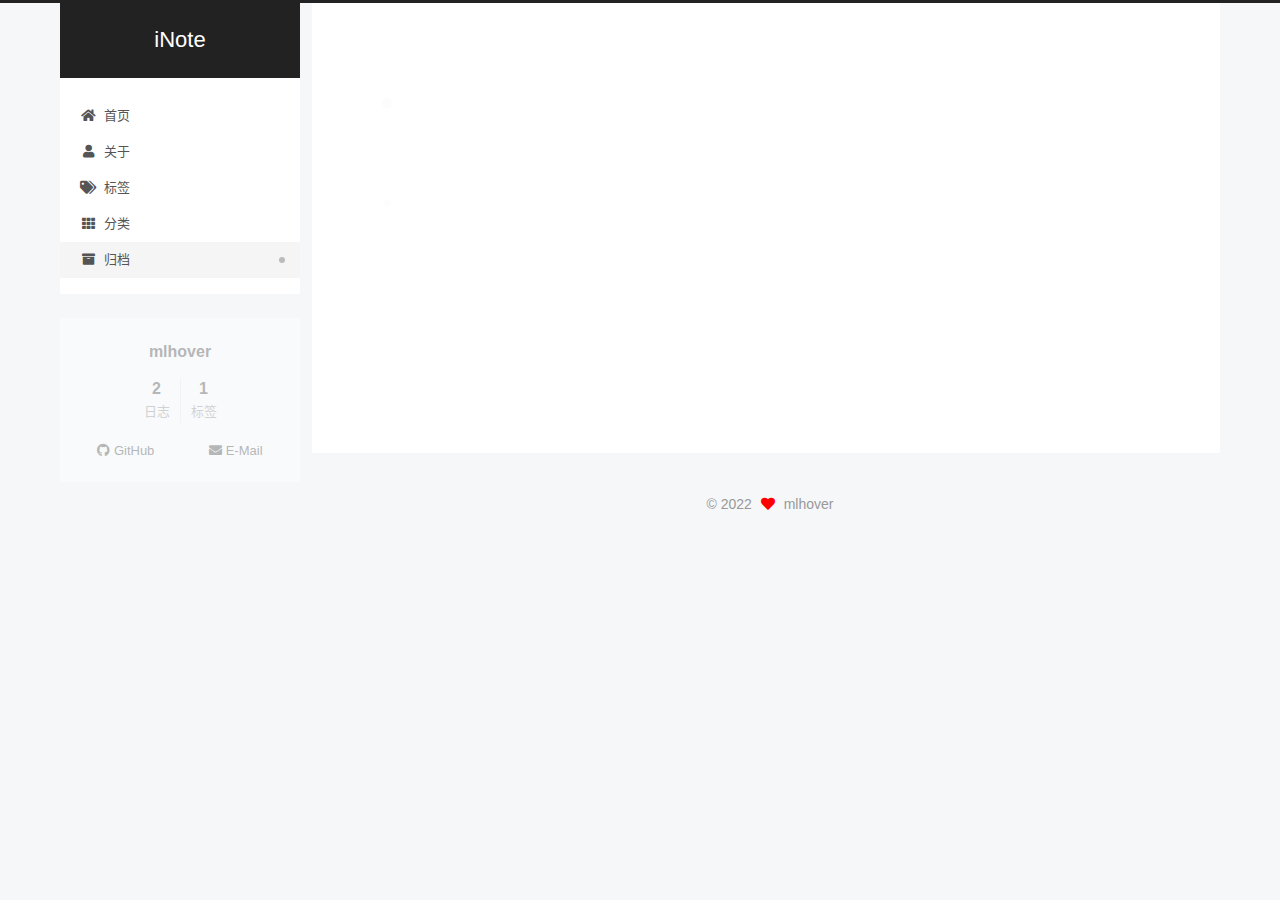
<file: archives/2022/11/index.html>
<!DOCTYPE html>
<html lang="zh-CN">
<head>
  <meta charset="UTF-8">
<meta name="viewport" content="width=device-width, initial-scale=1, maximum-scale=2">
<meta name="theme-color" content="#222">
<meta name="generator" content="Hexo 6.3.0">
  <link rel="apple-touch-icon" sizes="180x180" href="/images/apple-touch-icon-next.png">
  <link rel="icon" type="image/png" sizes="32x32" href="/images/favicon-32x32-next.png">
  <link rel="icon" type="image/png" sizes="16x16" href="/images/favicon-16x16-next.png">
  <link rel="mask-icon" href="/images/logo.svg" color="#222">

<link rel="stylesheet" href="/css/main.css">


<link rel="stylesheet" href="/lib/font-awesome/css/all.min.css">

<script id="hexo-configurations">
    var NexT = window.NexT || {};
    var CONFIG = {"hostname":"mlhover.github.io","root":"/","scheme":"Pisces","version":"7.8.0","exturl":false,"sidebar":{"position":"left","display":"post","padding":18,"offset":12,"onmobile":false},"copycode":{"enable":false,"show_result":false,"style":null},"back2top":{"enable":true,"sidebar":false,"scrollpercent":false},"bookmark":{"enable":false,"color":"#222","save":"auto"},"fancybox":false,"mediumzoom":false,"lazyload":false,"pangu":false,"comments":{"style":"tabs","active":null,"storage":true,"lazyload":false,"nav":null},"algolia":{"hits":{"per_page":10},"labels":{"input_placeholder":"Search for Posts","hits_empty":"We didn't find any results for the search: ${query}","hits_stats":"${hits} results found in ${time} ms"}},"localsearch":{"enable":false,"trigger":"auto","top_n_per_article":1,"unescape":false,"preload":false},"motion":{"enable":true,"async":false,"transition":{"post_block":"fadeIn","post_header":"slideDownIn","post_body":"slideDownIn","coll_header":"slideLeftIn","sidebar":"slideUpIn"}}};
  </script>

  <meta property="og:type" content="website">
<meta property="og:title" content="iNote">
<meta property="og:url" content="https://mlhover.github.io/archives/2022/11/index.html">
<meta property="og:site_name" content="iNote">
<meta property="og:locale" content="zh_CN">
<meta property="article:author" content="mlhover">
<meta name="twitter:card" content="summary">

<link rel="canonical" href="https://mlhover.github.io/archives/2022/11/">


<script id="page-configurations">
  // https://hexo.io/docs/variables.html
  CONFIG.page = {
    sidebar: "",
    isHome : false,
    isPost : false,
    lang   : 'zh-CN'
  };
</script>

  <title>归档 | iNote</title>
  






  <noscript>
  <style>
  .use-motion .brand,
  .use-motion .menu-item,
  .sidebar-inner,
  .use-motion .post-block,
  .use-motion .pagination,
  .use-motion .comments,
  .use-motion .post-header,
  .use-motion .post-body,
  .use-motion .collection-header { opacity: initial; }

  .use-motion .site-title,
  .use-motion .site-subtitle {
    opacity: initial;
    top: initial;
  }

  .use-motion .logo-line-before i { left: initial; }
  .use-motion .logo-line-after i { right: initial; }
  </style>
</noscript>

</head>

<body itemscope itemtype="http://schema.org/WebPage">
  <div class="container use-motion">
    <div class="headband"></div>

    <header class="header" itemscope itemtype="http://schema.org/WPHeader">
      <div class="header-inner"><div class="site-brand-container">
  <div class="site-nav-toggle">
    <div class="toggle" aria-label="切换导航栏">
      <span class="toggle-line toggle-line-first"></span>
      <span class="toggle-line toggle-line-middle"></span>
      <span class="toggle-line toggle-line-last"></span>
    </div>
  </div>

  <div class="site-meta">

    <a href="/" class="brand" rel="start">
      <span class="logo-line-before"><i></i></span>
      <h1 class="site-title">iNote</h1>
      <span class="logo-line-after"><i></i></span>
    </a>
  </div>

  <div class="site-nav-right">
    <div class="toggle popup-trigger">
    </div>
  </div>
</div>




<nav class="site-nav">
  <ul id="menu" class="main-menu menu">
        <li class="menu-item menu-item-home">

    <a href="/" rel="section"><i class="fa fa-home fa-fw"></i>首页</a>

  </li>
        <li class="menu-item menu-item-about">

    <a href="/about/" rel="section"><i class="fa fa-user fa-fw"></i>关于</a>

  </li>
        <li class="menu-item menu-item-tags">

    <a href="/tags/" rel="section"><i class="fa fa-tags fa-fw"></i>标签</a>

  </li>
        <li class="menu-item menu-item-categories">

    <a href="/categories/" rel="section"><i class="fa fa-th fa-fw"></i>分类</a>

  </li>
        <li class="menu-item menu-item-archives">

    <a href="/archives/" rel="section"><i class="fa fa-archive fa-fw"></i>归档</a>

  </li>
  </ul>
</nav>




</div>
    </header>

    
  <div class="back-to-top">
    <i class="fa fa-arrow-up"></i>
    <span>0%</span>
  </div>


    <main class="main">
      <div class="main-inner">
        <div class="content-wrap">
          

          <div class="content archive">
            

  
  
  
  <div class="post-block">
    <div class="posts-collapse">
      <div class="collection-title">
        <span class="collection-header">嗯..! 目前共计 2 篇日志。 继续努力。</span>
      </div>

      
    <div class="collection-year">
      <span class="collection-header">2022</span>
    </div>

  <article itemscope itemtype="http://schema.org/Article">
    <header class="post-header">

      <div class="post-meta">
        <time itemprop="dateCreated"
              datetime="2022-11-04T10:38:15+08:00"
              content="2022-11-04">
          11-04
        </time>
      </div>

      <div class="post-title">
          <a class="post-title-link" href="/2022/11/04/git-gitignore/" itemprop="url">
            <span itemprop="name">Git .gitignore 配置</span>
          </a>
      </div>

    </header>
  </article>

  <article itemscope itemtype="http://schema.org/Article">
    <header class="post-header">

      <div class="post-meta">
        <time itemprop="dateCreated"
              datetime="2022-11-04T10:35:32+08:00"
              content="2022-11-04">
          11-04
        </time>
      </div>

      <div class="post-title">
          <a class="post-title-link" href="/2022/11/04/git-commands/" itemprop="url">
            <span itemprop="name">Git 常用命令</span>
          </a>
      </div>

    </header>
  </article>


    </div>
  </div>
  
  
  

  



          </div>
          

<script>
  window.addEventListener('tabs:register', () => {
    let { activeClass } = CONFIG.comments;
    if (CONFIG.comments.storage) {
      activeClass = localStorage.getItem('comments_active') || activeClass;
    }
    if (activeClass) {
      let activeTab = document.querySelector(`a[href="#comment-${activeClass}"]`);
      if (activeTab) {
        activeTab.click();
      }
    }
  });
  if (CONFIG.comments.storage) {
    window.addEventListener('tabs:click', event => {
      if (!event.target.matches('.tabs-comment .tab-content .tab-pane')) return;
      let commentClass = event.target.classList[1];
      localStorage.setItem('comments_active', commentClass);
    });
  }
</script>

        </div>
          
  
  <div class="toggle sidebar-toggle">
    <span class="toggle-line toggle-line-first"></span>
    <span class="toggle-line toggle-line-middle"></span>
    <span class="toggle-line toggle-line-last"></span>
  </div>

  <aside class="sidebar">
    <div class="sidebar-inner">

      <ul class="sidebar-nav motion-element">
        <li class="sidebar-nav-toc">
          文章目录
        </li>
        <li class="sidebar-nav-overview">
          站点概览
        </li>
      </ul>

      <!--noindex-->
      <div class="post-toc-wrap sidebar-panel">
      </div>
      <!--/noindex-->

      <div class="site-overview-wrap sidebar-panel">
        <div class="site-author motion-element" itemprop="author" itemscope itemtype="http://schema.org/Person">
  <p class="site-author-name" itemprop="name">mlhover</p>
  <div class="site-description" itemprop="description"></div>
</div>
<div class="site-state-wrap motion-element">
  <nav class="site-state">
      <div class="site-state-item site-state-posts">
          <a href="/archives/">
        
          <span class="site-state-item-count">2</span>
          <span class="site-state-item-name">日志</span>
        </a>
      </div>
      <div class="site-state-item site-state-tags">
            <a href="/tags/">
          
        <span class="site-state-item-count">1</span>
        <span class="site-state-item-name">标签</span></a>
      </div>
  </nav>
</div>
  <div class="links-of-author motion-element">
      <span class="links-of-author-item">
        <a href="https://github.com/mlhover" title="GitHub → https:&#x2F;&#x2F;github.com&#x2F;mlhover" rel="noopener" target="_blank"><i class="fab fa-github fa-fw"></i>GitHub</a>
      </span>
      <span class="links-of-author-item">
        <a href="mailto:ml717hover@gmail.com" title="E-Mail → mailto:ml717hover@gmail.com" rel="noopener" target="_blank"><i class="fa fa-envelope fa-fw"></i>E-Mail</a>
      </span>
  </div>



      </div>

    </div>
  </aside>
  <div id="sidebar-dimmer"></div>


      </div>
    </main>

    <footer class="footer">
      <div class="footer-inner">
        

        

<div class="copyright">
  
  &copy; 
  <span itemprop="copyrightYear">2022</span>
  <span class="with-love">
    <i class="fa fa-heart"></i>
  </span>
  <span class="author" itemprop="copyrightHolder">mlhover</span>
</div>

        








      </div>
    </footer>
  </div>

  
  <script src="/lib/anime.min.js"></script>
  <script src="/lib/velocity/velocity.min.js"></script>
  <script src="/lib/velocity/velocity.ui.min.js"></script>

<script src="/js/utils.js"></script>

<script src="/js/motion.js"></script>


<script src="/js/schemes/pisces.js"></script>


<script src="/js/next-boot.js"></script>




  















  

  

</body>
</html>
</file>
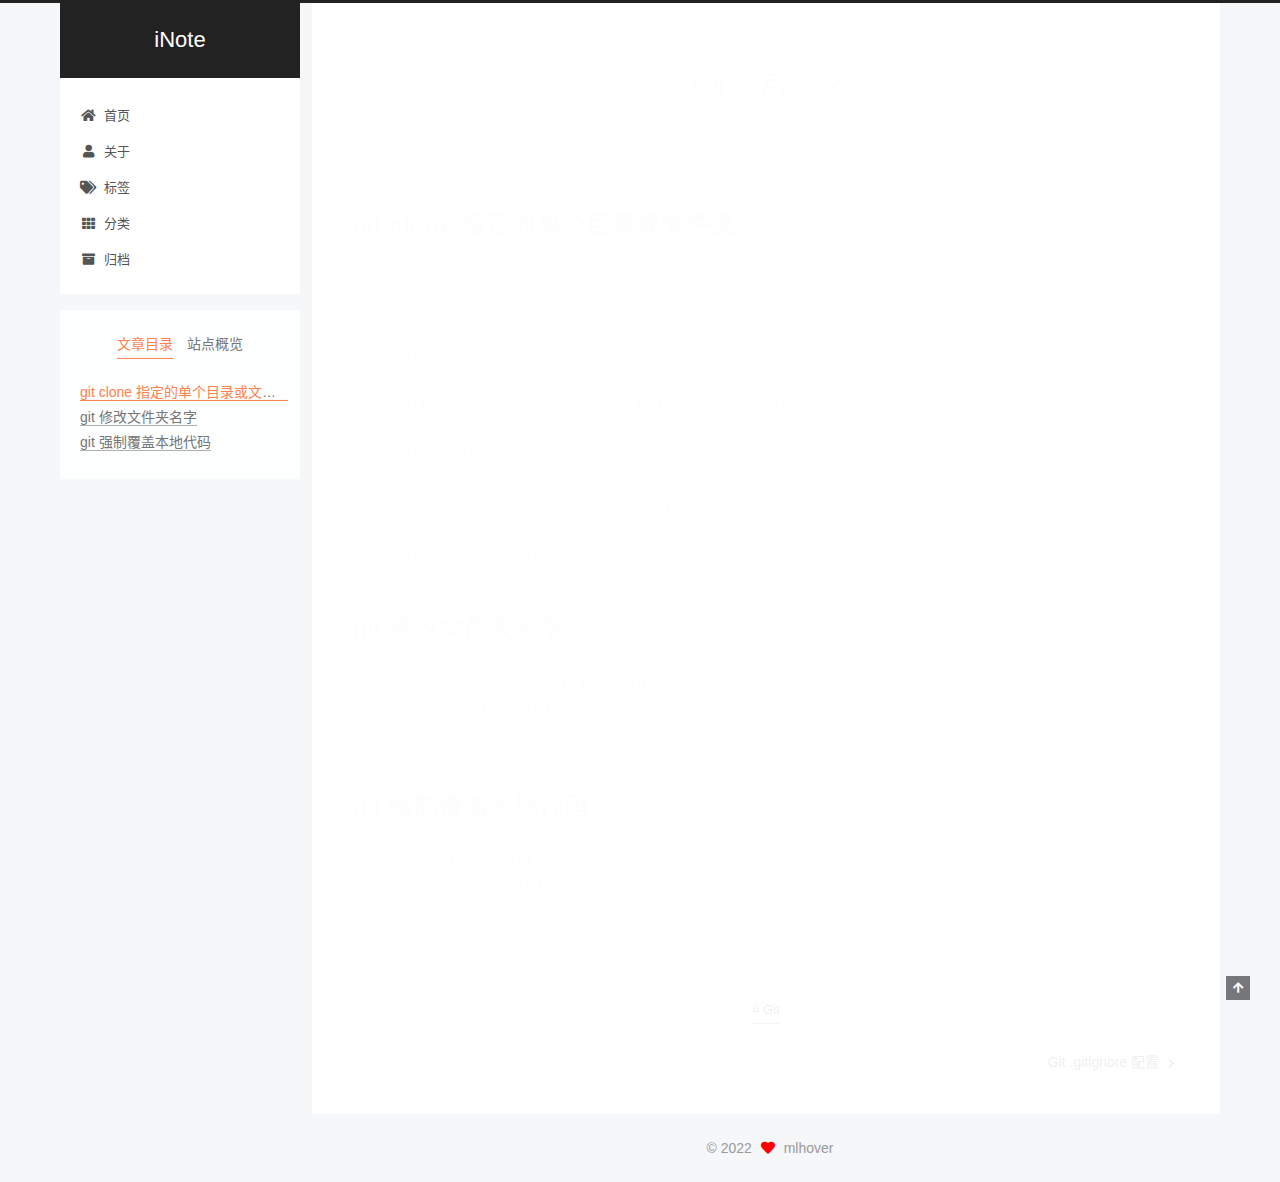
<file: 2022/11/04/git-commands/index.html>
<!DOCTYPE html>
<html lang="zh-CN">
<head>
  <meta charset="UTF-8">
<meta name="viewport" content="width=device-width, initial-scale=1, maximum-scale=2">
<meta name="theme-color" content="#222">
<meta name="generator" content="Hexo 6.3.0">
  <link rel="apple-touch-icon" sizes="180x180" href="/images/apple-touch-icon-next.png">
  <link rel="icon" type="image/png" sizes="32x32" href="/images/favicon-32x32-next.png">
  <link rel="icon" type="image/png" sizes="16x16" href="/images/favicon-16x16-next.png">
  <link rel="mask-icon" href="/images/logo.svg" color="#222">

<link rel="stylesheet" href="/css/main.css">


<link rel="stylesheet" href="/lib/font-awesome/css/all.min.css">

<script id="hexo-configurations">
    var NexT = window.NexT || {};
    var CONFIG = {"hostname":"mlhover.github.io","root":"/","scheme":"Pisces","version":"7.8.0","exturl":false,"sidebar":{"position":"left","display":"post","padding":18,"offset":12,"onmobile":false},"copycode":{"enable":false,"show_result":false,"style":null},"back2top":{"enable":true,"sidebar":false,"scrollpercent":false},"bookmark":{"enable":false,"color":"#222","save":"auto"},"fancybox":false,"mediumzoom":false,"lazyload":false,"pangu":false,"comments":{"style":"tabs","active":null,"storage":true,"lazyload":false,"nav":null},"algolia":{"hits":{"per_page":10},"labels":{"input_placeholder":"Search for Posts","hits_empty":"We didn't find any results for the search: ${query}","hits_stats":"${hits} results found in ${time} ms"}},"localsearch":{"enable":false,"trigger":"auto","top_n_per_article":1,"unescape":false,"preload":false},"motion":{"enable":true,"async":false,"transition":{"post_block":"fadeIn","post_header":"slideDownIn","post_body":"slideDownIn","coll_header":"slideLeftIn","sidebar":"slideUpIn"}}};
  </script>

  <meta name="description" content="git clone 指定的单个目录或文件夹123456789101112# 创建一个空仓库mkdir devopscd devopsgit init# 拉取远程仓库信息git remote add -f origin http:&#x2F;&#x2F;******.git  # 拉取远程仓库信息# 开启 sparse clonegit config core.sparsecheckout true# 设置过滤echo">
<meta property="og:type" content="article">
<meta property="og:title" content="Git 常用命令">
<meta property="og:url" content="https://mlhover.github.io/2022/11/04/git-commands/index.html">
<meta property="og:site_name" content="iNote">
<meta property="og:description" content="git clone 指定的单个目录或文件夹123456789101112# 创建一个空仓库mkdir devopscd devopsgit init# 拉取远程仓库信息git remote add -f origin http:&#x2F;&#x2F;******.git  # 拉取远程仓库信息# 开启 sparse clonegit config core.sparsecheckout true# 设置过滤echo">
<meta property="og:locale" content="zh_CN">
<meta property="article:published_time" content="2022-11-04T02:35:32.000Z">
<meta property="article:modified_time" content="2022-11-04T02:54:05.173Z">
<meta property="article:author" content="mlhover">
<meta property="article:tag" content="Git">
<meta name="twitter:card" content="summary">

<link rel="canonical" href="https://mlhover.github.io/2022/11/04/git-commands/">


<script id="page-configurations">
  // https://hexo.io/docs/variables.html
  CONFIG.page = {
    sidebar: "",
    isHome : false,
    isPost : true,
    lang   : 'zh-CN'
  };
</script>

  <title>Git 常用命令 | iNote</title>
  






  <noscript>
  <style>
  .use-motion .brand,
  .use-motion .menu-item,
  .sidebar-inner,
  .use-motion .post-block,
  .use-motion .pagination,
  .use-motion .comments,
  .use-motion .post-header,
  .use-motion .post-body,
  .use-motion .collection-header { opacity: initial; }

  .use-motion .site-title,
  .use-motion .site-subtitle {
    opacity: initial;
    top: initial;
  }

  .use-motion .logo-line-before i { left: initial; }
  .use-motion .logo-line-after i { right: initial; }
  </style>
</noscript>

</head>

<body itemscope itemtype="http://schema.org/WebPage">
  <div class="container use-motion">
    <div class="headband"></div>

    <header class="header" itemscope itemtype="http://schema.org/WPHeader">
      <div class="header-inner"><div class="site-brand-container">
  <div class="site-nav-toggle">
    <div class="toggle" aria-label="切换导航栏">
      <span class="toggle-line toggle-line-first"></span>
      <span class="toggle-line toggle-line-middle"></span>
      <span class="toggle-line toggle-line-last"></span>
    </div>
  </div>

  <div class="site-meta">

    <a href="/" class="brand" rel="start">
      <span class="logo-line-before"><i></i></span>
      <h1 class="site-title">iNote</h1>
      <span class="logo-line-after"><i></i></span>
    </a>
  </div>

  <div class="site-nav-right">
    <div class="toggle popup-trigger">
    </div>
  </div>
</div>




<nav class="site-nav">
  <ul id="menu" class="main-menu menu">
        <li class="menu-item menu-item-home">

    <a href="/" rel="section"><i class="fa fa-home fa-fw"></i>首页</a>

  </li>
        <li class="menu-item menu-item-about">

    <a href="/about/" rel="section"><i class="fa fa-user fa-fw"></i>关于</a>

  </li>
        <li class="menu-item menu-item-tags">

    <a href="/tags/" rel="section"><i class="fa fa-tags fa-fw"></i>标签</a>

  </li>
        <li class="menu-item menu-item-categories">

    <a href="/categories/" rel="section"><i class="fa fa-th fa-fw"></i>分类</a>

  </li>
        <li class="menu-item menu-item-archives">

    <a href="/archives/" rel="section"><i class="fa fa-archive fa-fw"></i>归档</a>

  </li>
  </ul>
</nav>




</div>
    </header>

    
  <div class="back-to-top">
    <i class="fa fa-arrow-up"></i>
    <span>0%</span>
  </div>


    <main class="main">
      <div class="main-inner">
        <div class="content-wrap">
          

          <div class="content post posts-expand">
            

    
  
  
  <article itemscope itemtype="http://schema.org/Article" class="post-block" lang="zh-CN">
    <link itemprop="mainEntityOfPage" href="https://mlhover.github.io/2022/11/04/git-commands/">

    <span hidden itemprop="author" itemscope itemtype="http://schema.org/Person">
      <meta itemprop="image" content="/images/avatar.gif">
      <meta itemprop="name" content="mlhover">
      <meta itemprop="description" content="">
    </span>

    <span hidden itemprop="publisher" itemscope itemtype="http://schema.org/Organization">
      <meta itemprop="name" content="iNote">
    </span>
      <header class="post-header">
        <h1 class="post-title" itemprop="name headline">
          Git 常用命令
        </h1>

        <div class="post-meta">
            <span class="post-meta-item">
              <span class="post-meta-item-icon">
                <i class="far fa-calendar"></i>
              </span>
              <span class="post-meta-item-text">发表于</span>
              

              <time title="创建时间：2022-11-04 10:35:32 / 修改时间：10:54:05" itemprop="dateCreated datePublished" datetime="2022-11-04T10:35:32+08:00">2022-11-04</time>
            </span>

          

        </div>
      </header>

    
    
    
    <div class="post-body" itemprop="articleBody">

      
        <h2 id="git-clone-指定的单个目录或文件夹"><a href="#git-clone-指定的单个目录或文件夹" class="headerlink" title="git clone 指定的单个目录或文件夹"></a>git clone 指定的单个目录或文件夹</h2><figure class="highlight sh"><table><tr><td class="gutter"><pre><span class="line">1</span><br><span class="line">2</span><br><span class="line">3</span><br><span class="line">4</span><br><span class="line">5</span><br><span class="line">6</span><br><span class="line">7</span><br><span class="line">8</span><br><span class="line">9</span><br><span class="line">10</span><br><span class="line">11</span><br><span class="line">12</span><br></pre></td><td class="code"><pre><span class="line"><span class="comment"># 创建一个空仓库</span></span><br><span class="line"><span class="built_in">mkdir</span> devops</span><br><span class="line"><span class="built_in">cd</span> devops</span><br><span class="line">git init</span><br><span class="line"><span class="comment"># 拉取远程仓库信息</span></span><br><span class="line">git remote add -f origin http://******.git  <span class="comment"># 拉取远程仓库信息</span></span><br><span class="line"><span class="comment"># 开启 sparse clone</span></span><br><span class="line">git config core.sparsecheckout <span class="literal">true</span></span><br><span class="line"><span class="comment"># 设置过滤</span></span><br><span class="line"><span class="built_in">echo</span> <span class="string">&quot;xxxxxx&quot;</span> &gt;&gt; .git/info/sparse-checkout</span><br><span class="line"><span class="comment"># 更新仓库</span></span><br><span class="line">git pull origin master</span><br></pre></td></tr></table></figure>

<h2 id="git-修改文件夹名字"><a href="#git-修改文件夹名字" class="headerlink" title="git 修改文件夹名字"></a>git 修改文件夹名字</h2><figure class="highlight sh"><table><tr><td class="gutter"><pre><span class="line">1</span><br><span class="line">2</span><br><span class="line">3</span><br></pre></td><td class="code"><pre><span class="line">git <span class="built_in">mv</span> -f oldfolder newfolder</span><br><span class="line">git add -u newfolder    <span class="comment"># -u选项会更新已经追踪的文件和文件夹</span></span><br><span class="line">git commit -m <span class="string">&quot;mv oldfolder newfolder&quot;</span></span><br></pre></td></tr></table></figure>

<h2 id="git-强制覆盖本地代码"><a href="#git-强制覆盖本地代码" class="headerlink" title="git 强制覆盖本地代码"></a>git 强制覆盖本地代码</h2><figure class="highlight sh"><table><tr><td class="gutter"><pre><span class="line">1</span><br><span class="line">2</span><br><span class="line">3</span><br></pre></td><td class="code"><pre><span class="line">git fetch --all</span><br><span class="line">git reset --hard origin/master</span><br><span class="line">git pull</span><br></pre></td></tr></table></figure>
    </div>

    
    
    

      <footer class="post-footer">
          <div class="post-tags">
              <a href="/tags/Git/" rel="tag"># Git</a>
          </div>

        


        
    <div class="post-nav">
      <div class="post-nav-item"></div>
      <div class="post-nav-item">
    <a href="/2022/11/04/git-gitignore/" rel="next" title="Git .gitignore 配置">
      Git .gitignore 配置 <i class="fa fa-chevron-right"></i>
    </a></div>
    </div>
      </footer>
    
  </article>
  
  
  



          </div>
          

<script>
  window.addEventListener('tabs:register', () => {
    let { activeClass } = CONFIG.comments;
    if (CONFIG.comments.storage) {
      activeClass = localStorage.getItem('comments_active') || activeClass;
    }
    if (activeClass) {
      let activeTab = document.querySelector(`a[href="#comment-${activeClass}"]`);
      if (activeTab) {
        activeTab.click();
      }
    }
  });
  if (CONFIG.comments.storage) {
    window.addEventListener('tabs:click', event => {
      if (!event.target.matches('.tabs-comment .tab-content .tab-pane')) return;
      let commentClass = event.target.classList[1];
      localStorage.setItem('comments_active', commentClass);
    });
  }
</script>

        </div>
          
  
  <div class="toggle sidebar-toggle">
    <span class="toggle-line toggle-line-first"></span>
    <span class="toggle-line toggle-line-middle"></span>
    <span class="toggle-line toggle-line-last"></span>
  </div>

  <aside class="sidebar">
    <div class="sidebar-inner">

      <ul class="sidebar-nav motion-element">
        <li class="sidebar-nav-toc">
          文章目录
        </li>
        <li class="sidebar-nav-overview">
          站点概览
        </li>
      </ul>

      <!--noindex-->
      <div class="post-toc-wrap sidebar-panel">
          <div class="post-toc motion-element"><ol class="nav"><li class="nav-item nav-level-2"><a class="nav-link" href="#git-clone-%E6%8C%87%E5%AE%9A%E7%9A%84%E5%8D%95%E4%B8%AA%E7%9B%AE%E5%BD%95%E6%88%96%E6%96%87%E4%BB%B6%E5%A4%B9"><span class="nav-text">git clone 指定的单个目录或文件夹</span></a></li><li class="nav-item nav-level-2"><a class="nav-link" href="#git-%E4%BF%AE%E6%94%B9%E6%96%87%E4%BB%B6%E5%A4%B9%E5%90%8D%E5%AD%97"><span class="nav-text">git 修改文件夹名字</span></a></li><li class="nav-item nav-level-2"><a class="nav-link" href="#git-%E5%BC%BA%E5%88%B6%E8%A6%86%E7%9B%96%E6%9C%AC%E5%9C%B0%E4%BB%A3%E7%A0%81"><span class="nav-text">git 强制覆盖本地代码</span></a></li></ol></div>
      </div>
      <!--/noindex-->

      <div class="site-overview-wrap sidebar-panel">
        <div class="site-author motion-element" itemprop="author" itemscope itemtype="http://schema.org/Person">
  <p class="site-author-name" itemprop="name">mlhover</p>
  <div class="site-description" itemprop="description"></div>
</div>
<div class="site-state-wrap motion-element">
  <nav class="site-state">
      <div class="site-state-item site-state-posts">
          <a href="/archives/">
        
          <span class="site-state-item-count">2</span>
          <span class="site-state-item-name">日志</span>
        </a>
      </div>
      <div class="site-state-item site-state-tags">
            <a href="/tags/">
          
        <span class="site-state-item-count">1</span>
        <span class="site-state-item-name">标签</span></a>
      </div>
  </nav>
</div>
  <div class="links-of-author motion-element">
      <span class="links-of-author-item">
        <a href="https://github.com/mlhover" title="GitHub → https:&#x2F;&#x2F;github.com&#x2F;mlhover" rel="noopener" target="_blank"><i class="fab fa-github fa-fw"></i>GitHub</a>
      </span>
      <span class="links-of-author-item">
        <a href="mailto:ml717hover@gmail.com" title="E-Mail → mailto:ml717hover@gmail.com" rel="noopener" target="_blank"><i class="fa fa-envelope fa-fw"></i>E-Mail</a>
      </span>
  </div>



      </div>

    </div>
  </aside>
  <div id="sidebar-dimmer"></div>


      </div>
    </main>

    <footer class="footer">
      <div class="footer-inner">
        

        

<div class="copyright">
  
  &copy; 
  <span itemprop="copyrightYear">2022</span>
  <span class="with-love">
    <i class="fa fa-heart"></i>
  </span>
  <span class="author" itemprop="copyrightHolder">mlhover</span>
</div>

        








      </div>
    </footer>
  </div>

  
  <script src="/lib/anime.min.js"></script>
  <script src="/lib/velocity/velocity.min.js"></script>
  <script src="/lib/velocity/velocity.ui.min.js"></script>

<script src="/js/utils.js"></script>

<script src="/js/motion.js"></script>


<script src="/js/schemes/pisces.js"></script>


<script src="/js/next-boot.js"></script>




  















  

  

</body>
</html>
</file>
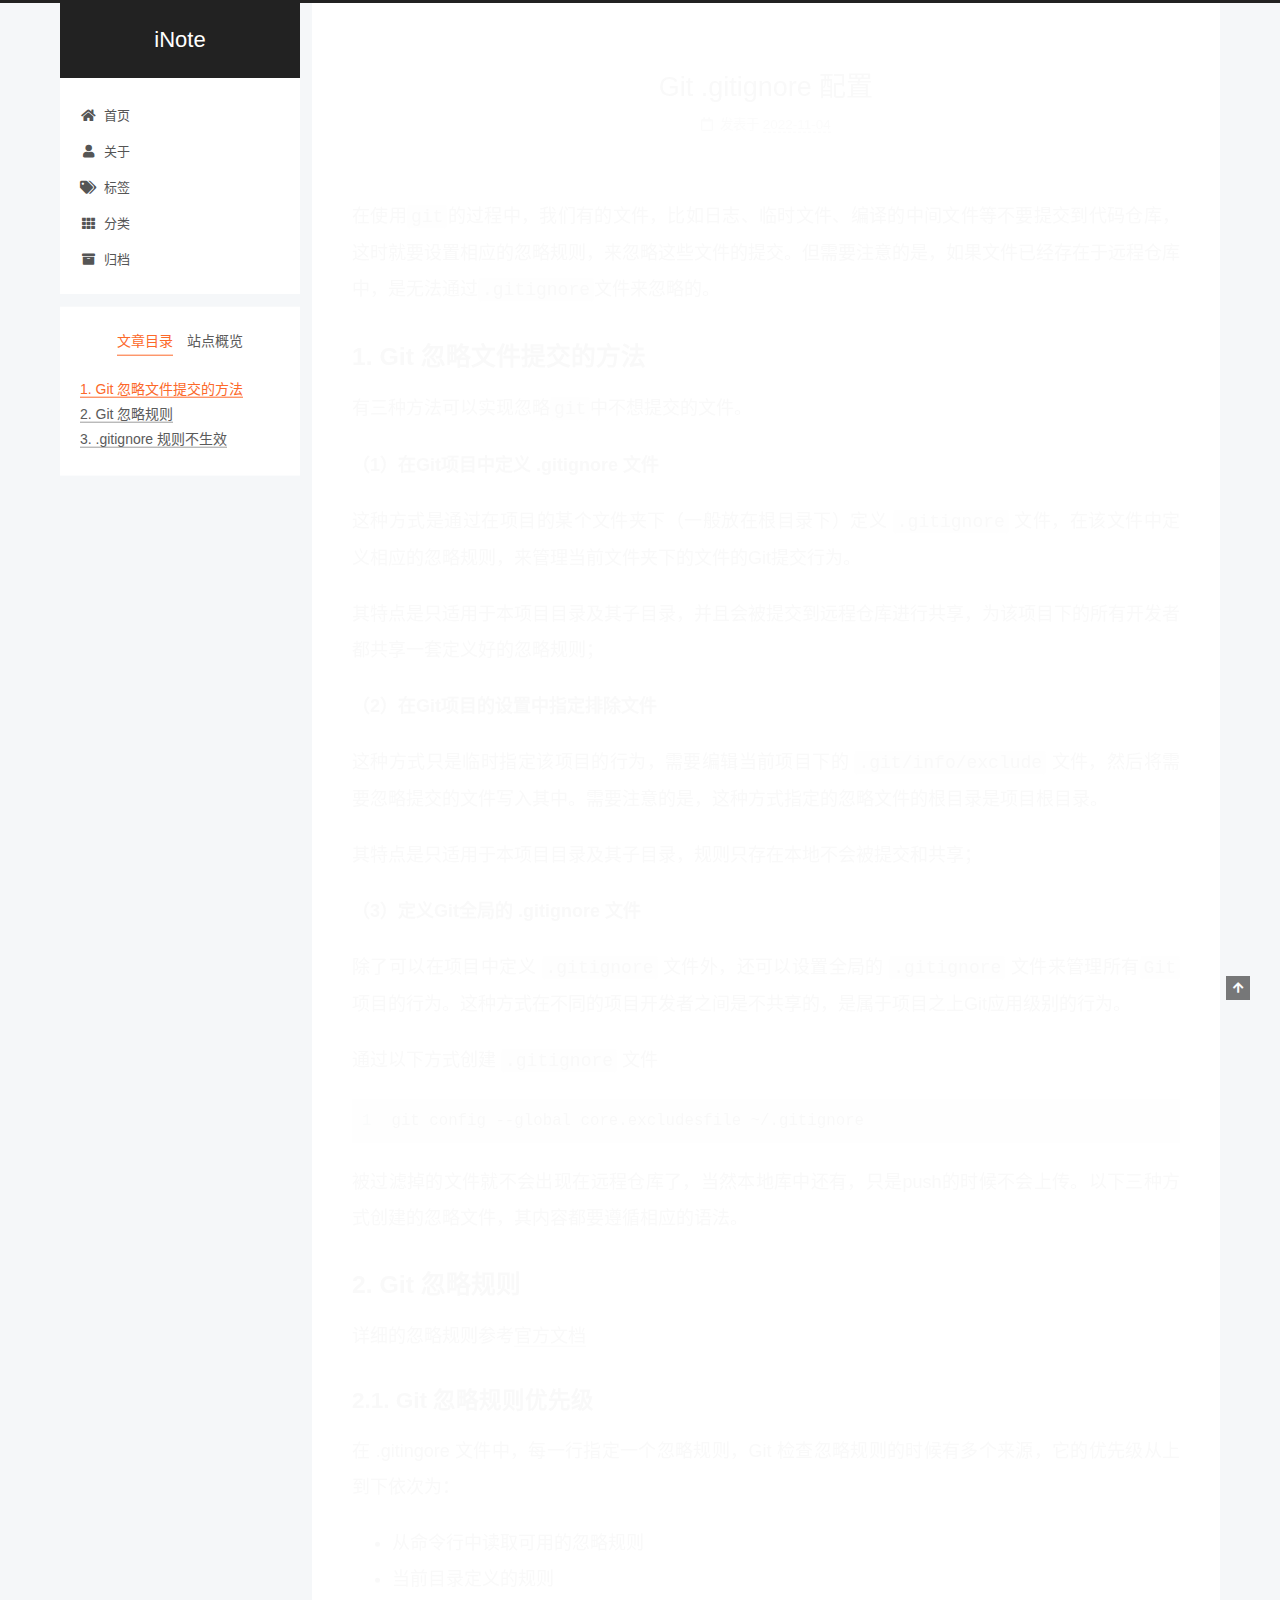
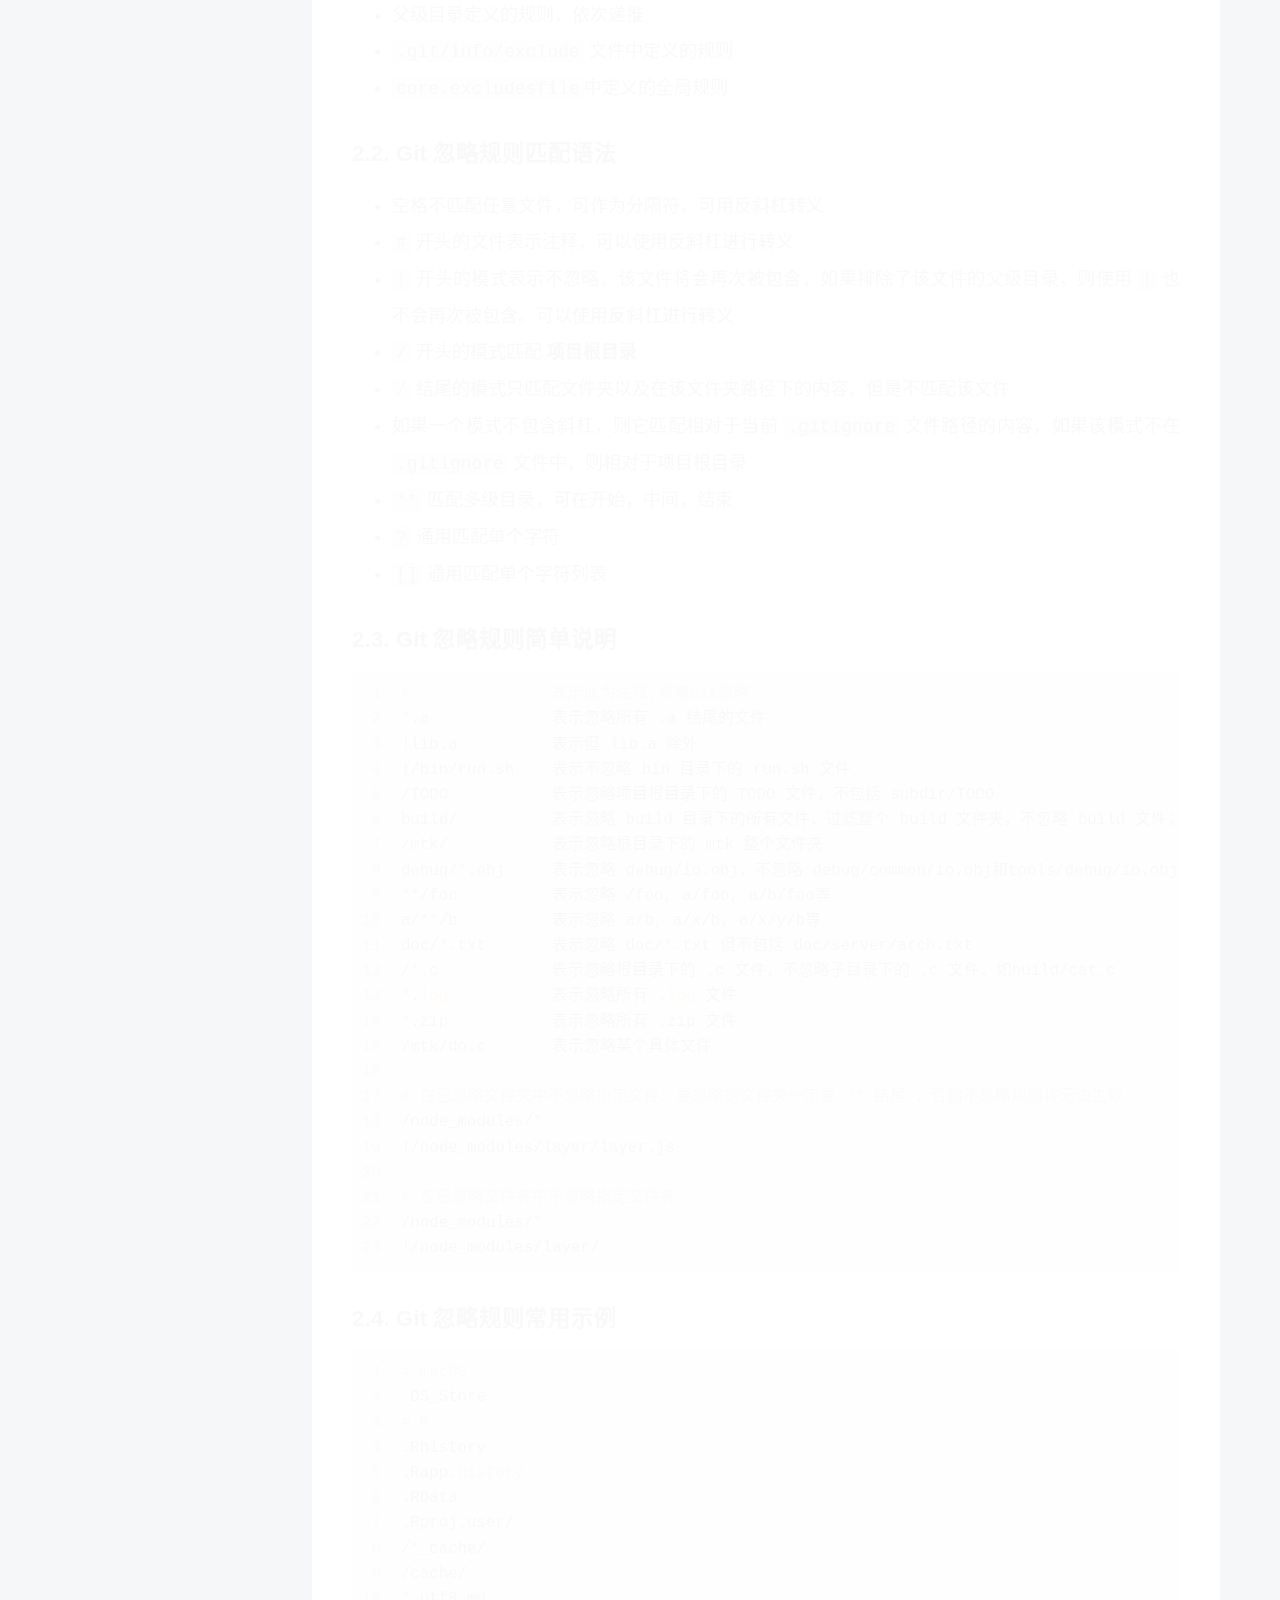
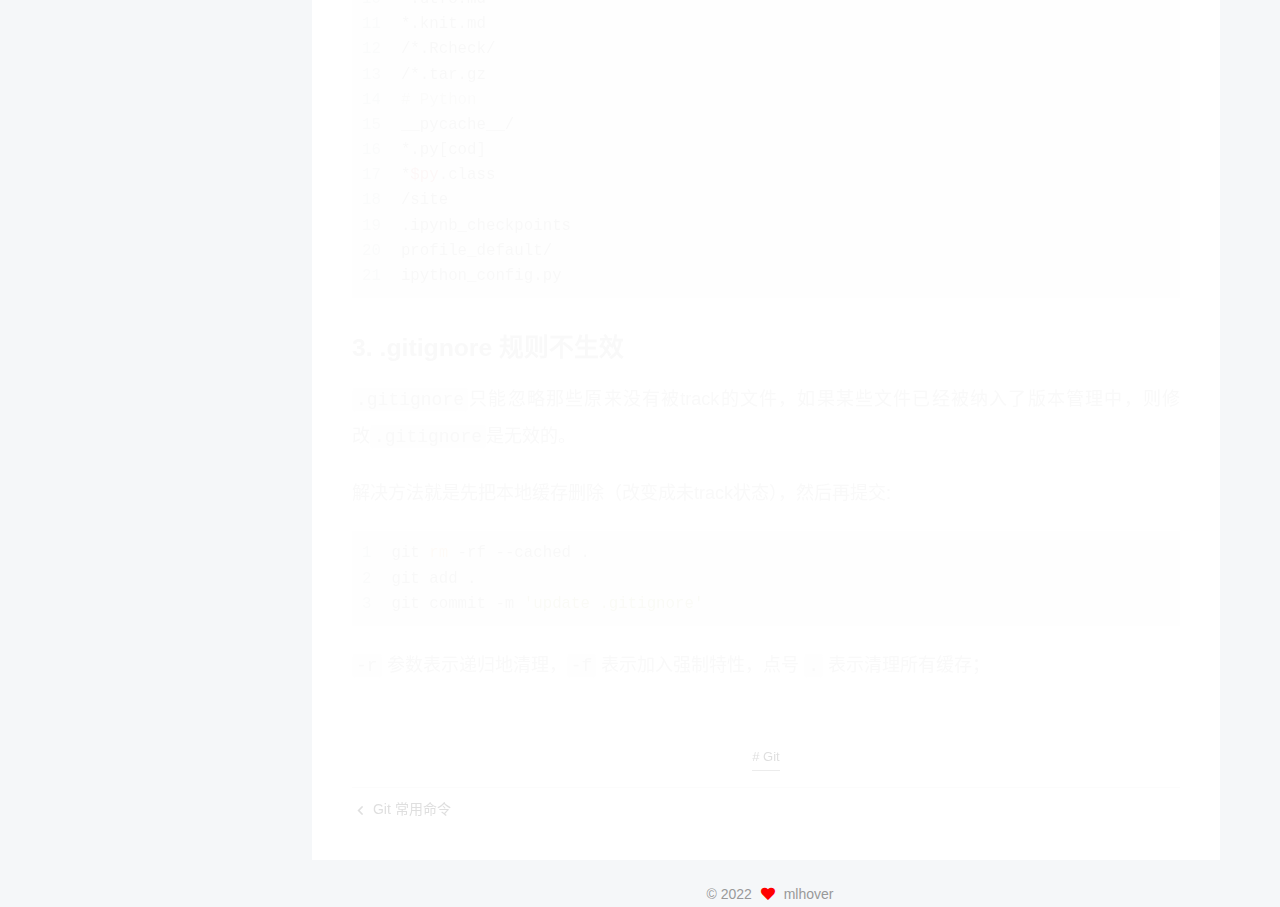
<file: 2022/11/04/git-gitignore/index.html>
<!DOCTYPE html>
<html lang="zh-CN">
<head>
  <meta charset="UTF-8">
<meta name="viewport" content="width=device-width, initial-scale=1, maximum-scale=2">
<meta name="theme-color" content="#222">
<meta name="generator" content="Hexo 6.3.0">
  <link rel="apple-touch-icon" sizes="180x180" href="/images/apple-touch-icon-next.png">
  <link rel="icon" type="image/png" sizes="32x32" href="/images/favicon-32x32-next.png">
  <link rel="icon" type="image/png" sizes="16x16" href="/images/favicon-16x16-next.png">
  <link rel="mask-icon" href="/images/logo.svg" color="#222">

<link rel="stylesheet" href="/css/main.css">


<link rel="stylesheet" href="/lib/font-awesome/css/all.min.css">

<script id="hexo-configurations">
    var NexT = window.NexT || {};
    var CONFIG = {"hostname":"mlhover.github.io","root":"/","scheme":"Pisces","version":"7.8.0","exturl":false,"sidebar":{"position":"left","display":"post","padding":18,"offset":12,"onmobile":false},"copycode":{"enable":false,"show_result":false,"style":null},"back2top":{"enable":true,"sidebar":false,"scrollpercent":false},"bookmark":{"enable":false,"color":"#222","save":"auto"},"fancybox":false,"mediumzoom":false,"lazyload":false,"pangu":false,"comments":{"style":"tabs","active":null,"storage":true,"lazyload":false,"nav":null},"algolia":{"hits":{"per_page":10},"labels":{"input_placeholder":"Search for Posts","hits_empty":"We didn't find any results for the search: ${query}","hits_stats":"${hits} results found in ${time} ms"}},"localsearch":{"enable":false,"trigger":"auto","top_n_per_article":1,"unescape":false,"preload":false},"motion":{"enable":true,"async":false,"transition":{"post_block":"fadeIn","post_header":"slideDownIn","post_body":"slideDownIn","coll_header":"slideLeftIn","sidebar":"slideUpIn"}}};
  </script>

  <meta name="description" content="在使用git的过程中，我们有的文件，比如日志、临时文件、编译的中间文件等不要提交到代码仓库，这时就要设置相应的忽略规则，来忽略这些文件的提交。但需要注意的是，如果文件已经存在于远程仓库中，是无法通过.gitignore文件来忽略的。 1. Git 忽略文件提交的方法有三种方法可以实现忽略git中不想提交的文件。 （1）在Git项目中定义 .gitignore 文件 这种方式是通过在项目的某个文件夹">
<meta property="og:type" content="article">
<meta property="og:title" content="Git .gitignore 配置">
<meta property="og:url" content="https://mlhover.github.io/2022/11/04/git-gitignore/index.html">
<meta property="og:site_name" content="iNote">
<meta property="og:description" content="在使用git的过程中，我们有的文件，比如日志、临时文件、编译的中间文件等不要提交到代码仓库，这时就要设置相应的忽略规则，来忽略这些文件的提交。但需要注意的是，如果文件已经存在于远程仓库中，是无法通过.gitignore文件来忽略的。 1. Git 忽略文件提交的方法有三种方法可以实现忽略git中不想提交的文件。 （1）在Git项目中定义 .gitignore 文件 这种方式是通过在项目的某个文件夹">
<meta property="og:locale" content="zh_CN">
<meta property="article:published_time" content="2022-11-04T02:38:15.000Z">
<meta property="article:modified_time" content="2022-11-04T02:53:39.138Z">
<meta property="article:author" content="mlhover">
<meta property="article:tag" content="Git">
<meta name="twitter:card" content="summary">

<link rel="canonical" href="https://mlhover.github.io/2022/11/04/git-gitignore/">


<script id="page-configurations">
  // https://hexo.io/docs/variables.html
  CONFIG.page = {
    sidebar: "",
    isHome : false,
    isPost : true,
    lang   : 'zh-CN'
  };
</script>

  <title>Git .gitignore 配置 | iNote</title>
  






  <noscript>
  <style>
  .use-motion .brand,
  .use-motion .menu-item,
  .sidebar-inner,
  .use-motion .post-block,
  .use-motion .pagination,
  .use-motion .comments,
  .use-motion .post-header,
  .use-motion .post-body,
  .use-motion .collection-header { opacity: initial; }

  .use-motion .site-title,
  .use-motion .site-subtitle {
    opacity: initial;
    top: initial;
  }

  .use-motion .logo-line-before i { left: initial; }
  .use-motion .logo-line-after i { right: initial; }
  </style>
</noscript>

</head>

<body itemscope itemtype="http://schema.org/WebPage">
  <div class="container use-motion">
    <div class="headband"></div>

    <header class="header" itemscope itemtype="http://schema.org/WPHeader">
      <div class="header-inner"><div class="site-brand-container">
  <div class="site-nav-toggle">
    <div class="toggle" aria-label="切换导航栏">
      <span class="toggle-line toggle-line-first"></span>
      <span class="toggle-line toggle-line-middle"></span>
      <span class="toggle-line toggle-line-last"></span>
    </div>
  </div>

  <div class="site-meta">

    <a href="/" class="brand" rel="start">
      <span class="logo-line-before"><i></i></span>
      <h1 class="site-title">iNote</h1>
      <span class="logo-line-after"><i></i></span>
    </a>
  </div>

  <div class="site-nav-right">
    <div class="toggle popup-trigger">
    </div>
  </div>
</div>




<nav class="site-nav">
  <ul id="menu" class="main-menu menu">
        <li class="menu-item menu-item-home">

    <a href="/" rel="section"><i class="fa fa-home fa-fw"></i>首页</a>

  </li>
        <li class="menu-item menu-item-about">

    <a href="/about/" rel="section"><i class="fa fa-user fa-fw"></i>关于</a>

  </li>
        <li class="menu-item menu-item-tags">

    <a href="/tags/" rel="section"><i class="fa fa-tags fa-fw"></i>标签</a>

  </li>
        <li class="menu-item menu-item-categories">

    <a href="/categories/" rel="section"><i class="fa fa-th fa-fw"></i>分类</a>

  </li>
        <li class="menu-item menu-item-archives">

    <a href="/archives/" rel="section"><i class="fa fa-archive fa-fw"></i>归档</a>

  </li>
  </ul>
</nav>




</div>
    </header>

    
  <div class="back-to-top">
    <i class="fa fa-arrow-up"></i>
    <span>0%</span>
  </div>


    <main class="main">
      <div class="main-inner">
        <div class="content-wrap">
          

          <div class="content post posts-expand">
            

    
  
  
  <article itemscope itemtype="http://schema.org/Article" class="post-block" lang="zh-CN">
    <link itemprop="mainEntityOfPage" href="https://mlhover.github.io/2022/11/04/git-gitignore/">

    <span hidden itemprop="author" itemscope itemtype="http://schema.org/Person">
      <meta itemprop="image" content="/images/avatar.gif">
      <meta itemprop="name" content="mlhover">
      <meta itemprop="description" content="">
    </span>

    <span hidden itemprop="publisher" itemscope itemtype="http://schema.org/Organization">
      <meta itemprop="name" content="iNote">
    </span>
      <header class="post-header">
        <h1 class="post-title" itemprop="name headline">
          Git .gitignore 配置
        </h1>

        <div class="post-meta">
            <span class="post-meta-item">
              <span class="post-meta-item-icon">
                <i class="far fa-calendar"></i>
              </span>
              <span class="post-meta-item-text">发表于</span>
              

              <time title="创建时间：2022-11-04 10:38:15 / 修改时间：10:53:39" itemprop="dateCreated datePublished" datetime="2022-11-04T10:38:15+08:00">2022-11-04</time>
            </span>

          

        </div>
      </header>

    
    
    
    <div class="post-body" itemprop="articleBody">

      
        <p>在使用<code>git</code>的过程中，我们有的文件，比如日志、临时文件、编译的中间文件等不要提交到代码仓库，这时就要设置相应的忽略规则，来忽略这些文件的提交。但需要注意的是，如果文件已经存在于远程仓库中，是无法通过<code>.gitignore</code>文件来忽略的。</p>
<h2 id="1-Git-忽略文件提交的方法"><a href="#1-Git-忽略文件提交的方法" class="headerlink" title="1. Git 忽略文件提交的方法"></a>1. Git 忽略文件提交的方法</h2><p>有三种方法可以实现忽略<code>git</code>中不想提交的文件。</p>
<p><strong>（1）在Git项目中定义 .gitignore 文件</strong></p>
<p>这种方式是通过在项目的某个文件夹下（一般放在根目录下）定义 <code>.gitignore</code> 文件，在该文件中定义相应的忽略规则，来管理当前文件夹下的文件的Git提交行为。</p>
<p>其特点是只适用于本项目目录及其子目录，并且会被提交到远程仓库进行共享，为该项目下的所有开发者都共享一套定义好的忽略规则；</p>
<p><strong>（2）在Git项目的设置中指定排除文件</strong></p>
<p>这种方式只是临时指定该项目的行为，需要编辑当前项目下的 <code>.git/info/exclude</code> 文件，然后将需要忽略提交的文件写入其中。需要注意的是，这种方式指定的忽略文件的根目录是项目根目录。</p>
<p>其特点是只适用于本项目目录及其子目录，规则只存在本地不会被提交和共享；</p>
<p><strong>（3）定义Git全局的 .gitignore 文件</strong></p>
<p>除了可以在项目中定义 <code>.gitignore</code> 文件外，还可以设置全局的 <code>.gitignore</code> 文件来管理所有<code>Git</code>项目的行为。这种方式在不同的项目开发者之间是不共享的，是属于项目之上Git应用级别的行为。</p>
<p>通过以下方式创建 <code>.gitignore</code> 文件</p>
<figure class="highlight sh"><table><tr><td class="gutter"><pre><span class="line">1</span><br></pre></td><td class="code"><pre><span class="line">git config --global core.excludesfile ~/.gitignore</span><br></pre></td></tr></table></figure>

<p>被过滤掉的文件就不会出现在远程仓库了，当然本地库中还有，只是push的时候不会上传。以下三种方式创建的忽略文件，其内容都要遵循相应的语法。</p>
<h2 id="2-Git-忽略规则"><a href="#2-Git-忽略规则" class="headerlink" title="2. Git 忽略规则"></a>2. Git 忽略规则</h2><p>详细的忽略规则参考<a target="_blank" rel="noopener" href="https://git-scm.com/docs/gitignore">官方文档</a></p>
<h3 id="2-1-Git-忽略规则优先级"><a href="#2-1-Git-忽略规则优先级" class="headerlink" title="2.1. Git 忽略规则优先级"></a>2.1. Git 忽略规则优先级</h3><p>在 .gitingore 文件中，每一行指定一个忽略规则，Git 检查忽略规则的时候有多个来源，它的优先级从上到下依次为：</p>
<ul>
<li>从命令行中读取可用的忽略规则</li>
<li>当前目录定义的规则</li>
<li>父级目录定义的规则，依次递推</li>
<li><code>.git/info/exclude</code> 文件中定义的规则</li>
<li><code>core.excludesfile</code>中定义的全局规则</li>
</ul>
<h3 id="2-2-Git-忽略规则匹配语法"><a href="#2-2-Git-忽略规则匹配语法" class="headerlink" title="2.2. Git 忽略规则匹配语法"></a>2.2. Git 忽略规则匹配语法</h3><ul>
<li>空格不匹配任意文件，可作为分隔符，可用反斜杠转义</li>
<li><code>#</code> 开头的文件表示注释，可以使用反斜杠进行转义</li>
<li><code>!</code> 开头的模式表示不忽略，该文件将会再次被包含，如果排除了该文件的父级目录，则使用 <code>!</code> 也不会再次被包含。可以使用反斜杠进行转义</li>
<li><code>/</code> 开头的模式匹配 <strong>项目根目录</strong></li>
<li><code>/</code> 结尾的模式只匹配文件夹以及在该文件夹路径下的内容，但是不匹配该文件</li>
<li>如果一个模式不包含斜杠，则它匹配相对于当前 <code>.gitignore</code> 文件路径的内容，如果该模式不在 <code>.gitignore</code> 文件中，则相对于项目根目录</li>
<li><code>**</code> 匹配多级目录，可在开始，中间，结束</li>
<li><code>?</code> 通用匹配单个字符</li>
<li><code>[]</code> 通用匹配单个字符列表</li>
</ul>
<h3 id="2-3-Git-忽略规则简单说明"><a href="#2-3-Git-忽略规则简单说明" class="headerlink" title="2.3. Git 忽略规则简单说明"></a>2.3. Git 忽略规则简单说明</h3><figure class="highlight sh"><table><tr><td class="gutter"><pre><span class="line">1</span><br><span class="line">2</span><br><span class="line">3</span><br><span class="line">4</span><br><span class="line">5</span><br><span class="line">6</span><br><span class="line">7</span><br><span class="line">8</span><br><span class="line">9</span><br><span class="line">10</span><br><span class="line">11</span><br><span class="line">12</span><br><span class="line">13</span><br><span class="line">14</span><br><span class="line">15</span><br><span class="line">16</span><br><span class="line">17</span><br><span class="line">18</span><br><span class="line">19</span><br><span class="line">20</span><br><span class="line">21</span><br><span class="line">22</span><br><span class="line">23</span><br></pre></td><td class="code"><pre><span class="line"><span class="comment">#               表示此为注释,将被Git忽略</span></span><br><span class="line">*.a             表示忽略所有 .a 结尾的文件</span><br><span class="line">!lib.a          表示但 lib.a 除外</span><br><span class="line">!/bin/run.sh    表示不忽略 bin 目录下的 run.sh 文件</span><br><span class="line">/TODO           表示忽略项目根目录下的 TODO 文件，不包括 subdir/TODO</span><br><span class="line">build/          表示忽略 build 目录下的所有文件，过滤整个 build 文件夹，不忽略 build 文件；</span><br><span class="line">/mtk/           表示忽略根目录下的 mtk 整个文件夹</span><br><span class="line">debug/*.obj     表示忽略 debug/io.obj，不忽略 debug/common/io.obj和tools/debug/io.obj</span><br><span class="line">**/foo          表示忽略 /foo, a/foo, a/b/foo等</span><br><span class="line">a/**/b          表示忽略 a/b, a/x/b, a/x/y/b等</span><br><span class="line">doc/*.txt       表示忽略 doc/*.txt 但不包括 doc/server/arch.txt</span><br><span class="line">/*.c            表示忽略根目录下的 .c 文件，不忽略子目录下的 .c 文件，如build/cat.c</span><br><span class="line">*.<span class="built_in">log</span>           表示忽略所有 .<span class="built_in">log</span> 文件</span><br><span class="line">*.zip           表示忽略所有 .zip 文件</span><br><span class="line">/mtk/do.c       表示忽略某个具体文件</span><br><span class="line"></span><br><span class="line"><span class="comment"># 在已忽略文件夹中不忽略指定文件：要忽略的文件夹一定要 /* 结尾 ，否则不忽略规则将无法生效</span></span><br><span class="line">/node_modules/*</span><br><span class="line">!/node_modules/layer/layer.js</span><br><span class="line"></span><br><span class="line"><span class="comment"># 在已忽略文件夹中不忽略指定文件夹</span></span><br><span class="line">/node_modules/*</span><br><span class="line">!/node_modules/layer/</span><br></pre></td></tr></table></figure>

<h3 id="2-4-Git-忽略规则常用示例"><a href="#2-4-Git-忽略规则常用示例" class="headerlink" title="2.4. Git 忽略规则常用示例"></a>2.4. Git 忽略规则常用示例</h3><figure class="highlight sh"><table><tr><td class="gutter"><pre><span class="line">1</span><br><span class="line">2</span><br><span class="line">3</span><br><span class="line">4</span><br><span class="line">5</span><br><span class="line">6</span><br><span class="line">7</span><br><span class="line">8</span><br><span class="line">9</span><br><span class="line">10</span><br><span class="line">11</span><br><span class="line">12</span><br><span class="line">13</span><br><span class="line">14</span><br><span class="line">15</span><br><span class="line">16</span><br><span class="line">17</span><br><span class="line">18</span><br><span class="line">19</span><br><span class="line">20</span><br><span class="line">21</span><br></pre></td><td class="code"><pre><span class="line"><span class="comment"># macOS</span></span><br><span class="line">.DS_Store</span><br><span class="line"><span class="comment"># R</span></span><br><span class="line">.Rhistory</span><br><span class="line">.Rapp.<span class="built_in">history</span></span><br><span class="line">.RData</span><br><span class="line">.Rproj.user/</span><br><span class="line">/*_cache/</span><br><span class="line">/cache/</span><br><span class="line">*.utf8.md</span><br><span class="line">*.knit.md</span><br><span class="line">/*.Rcheck/</span><br><span class="line">/*.tar.gz</span><br><span class="line"><span class="comment"># Python</span></span><br><span class="line">__pycache__/</span><br><span class="line">*.py[cod]</span><br><span class="line">*<span class="variable">$py</span>.class</span><br><span class="line">/site</span><br><span class="line">.ipynb_checkpoints</span><br><span class="line">profile_default/</span><br><span class="line">ipython_config.py</span><br></pre></td></tr></table></figure>

<h2 id="3-gitignore-规则不生效"><a href="#3-gitignore-规则不生效" class="headerlink" title="3. .gitignore 规则不生效"></a>3. .gitignore 规则不生效</h2><p><code>.gitignore</code>只能忽略那些原来没有被track的文件，如果某些文件已经被纳入了版本管理中，则修改<code>.gitignore</code>是无效的。</p>
<p>解决方法就是先把本地缓存删除（改变成未track状态），然后再提交:</p>
<figure class="highlight sh"><table><tr><td class="gutter"><pre><span class="line">1</span><br><span class="line">2</span><br><span class="line">3</span><br></pre></td><td class="code"><pre><span class="line">git <span class="built_in">rm</span> -rf --cached .</span><br><span class="line">git add .</span><br><span class="line">git commit -m <span class="string">&#x27;update .gitignore&#x27;</span></span><br></pre></td></tr></table></figure>

<p><code>-r</code> 参数表示递归地清理，<code>-f</code> 表示加入强制特性，点号 <code>.</code> 表示清理所有缓存；</p>

    </div>

    
    
    

      <footer class="post-footer">
          <div class="post-tags">
              <a href="/tags/Git/" rel="tag"># Git</a>
          </div>

        


        
    <div class="post-nav">
      <div class="post-nav-item">
    <a href="/2022/11/04/git-commands/" rel="prev" title="Git 常用命令">
      <i class="fa fa-chevron-left"></i> Git 常用命令
    </a></div>
      <div class="post-nav-item"></div>
    </div>
      </footer>
    
  </article>
  
  
  



          </div>
          

<script>
  window.addEventListener('tabs:register', () => {
    let { activeClass } = CONFIG.comments;
    if (CONFIG.comments.storage) {
      activeClass = localStorage.getItem('comments_active') || activeClass;
    }
    if (activeClass) {
      let activeTab = document.querySelector(`a[href="#comment-${activeClass}"]`);
      if (activeTab) {
        activeTab.click();
      }
    }
  });
  if (CONFIG.comments.storage) {
    window.addEventListener('tabs:click', event => {
      if (!event.target.matches('.tabs-comment .tab-content .tab-pane')) return;
      let commentClass = event.target.classList[1];
      localStorage.setItem('comments_active', commentClass);
    });
  }
</script>

        </div>
          
  
  <div class="toggle sidebar-toggle">
    <span class="toggle-line toggle-line-first"></span>
    <span class="toggle-line toggle-line-middle"></span>
    <span class="toggle-line toggle-line-last"></span>
  </div>

  <aside class="sidebar">
    <div class="sidebar-inner">

      <ul class="sidebar-nav motion-element">
        <li class="sidebar-nav-toc">
          文章目录
        </li>
        <li class="sidebar-nav-overview">
          站点概览
        </li>
      </ul>

      <!--noindex-->
      <div class="post-toc-wrap sidebar-panel">
          <div class="post-toc motion-element"><ol class="nav"><li class="nav-item nav-level-2"><a class="nav-link" href="#1-Git-%E5%BF%BD%E7%95%A5%E6%96%87%E4%BB%B6%E6%8F%90%E4%BA%A4%E7%9A%84%E6%96%B9%E6%B3%95"><span class="nav-text">1. Git 忽略文件提交的方法</span></a></li><li class="nav-item nav-level-2"><a class="nav-link" href="#2-Git-%E5%BF%BD%E7%95%A5%E8%A7%84%E5%88%99"><span class="nav-text">2. Git 忽略规则</span></a><ol class="nav-child"><li class="nav-item nav-level-3"><a class="nav-link" href="#2-1-Git-%E5%BF%BD%E7%95%A5%E8%A7%84%E5%88%99%E4%BC%98%E5%85%88%E7%BA%A7"><span class="nav-text">2.1. Git 忽略规则优先级</span></a></li><li class="nav-item nav-level-3"><a class="nav-link" href="#2-2-Git-%E5%BF%BD%E7%95%A5%E8%A7%84%E5%88%99%E5%8C%B9%E9%85%8D%E8%AF%AD%E6%B3%95"><span class="nav-text">2.2. Git 忽略规则匹配语法</span></a></li><li class="nav-item nav-level-3"><a class="nav-link" href="#2-3-Git-%E5%BF%BD%E7%95%A5%E8%A7%84%E5%88%99%E7%AE%80%E5%8D%95%E8%AF%B4%E6%98%8E"><span class="nav-text">2.3. Git 忽略规则简单说明</span></a></li><li class="nav-item nav-level-3"><a class="nav-link" href="#2-4-Git-%E5%BF%BD%E7%95%A5%E8%A7%84%E5%88%99%E5%B8%B8%E7%94%A8%E7%A4%BA%E4%BE%8B"><span class="nav-text">2.4. Git 忽略规则常用示例</span></a></li></ol></li><li class="nav-item nav-level-2"><a class="nav-link" href="#3-gitignore-%E8%A7%84%E5%88%99%E4%B8%8D%E7%94%9F%E6%95%88"><span class="nav-text">3. .gitignore 规则不生效</span></a></li></ol></div>
      </div>
      <!--/noindex-->

      <div class="site-overview-wrap sidebar-panel">
        <div class="site-author motion-element" itemprop="author" itemscope itemtype="http://schema.org/Person">
  <p class="site-author-name" itemprop="name">mlhover</p>
  <div class="site-description" itemprop="description"></div>
</div>
<div class="site-state-wrap motion-element">
  <nav class="site-state">
      <div class="site-state-item site-state-posts">
          <a href="/archives/">
        
          <span class="site-state-item-count">2</span>
          <span class="site-state-item-name">日志</span>
        </a>
      </div>
      <div class="site-state-item site-state-tags">
            <a href="/tags/">
          
        <span class="site-state-item-count">1</span>
        <span class="site-state-item-name">标签</span></a>
      </div>
  </nav>
</div>
  <div class="links-of-author motion-element">
      <span class="links-of-author-item">
        <a href="https://github.com/mlhover" title="GitHub → https:&#x2F;&#x2F;github.com&#x2F;mlhover" rel="noopener" target="_blank"><i class="fab fa-github fa-fw"></i>GitHub</a>
      </span>
      <span class="links-of-author-item">
        <a href="mailto:ml717hover@gmail.com" title="E-Mail → mailto:ml717hover@gmail.com" rel="noopener" target="_blank"><i class="fa fa-envelope fa-fw"></i>E-Mail</a>
      </span>
  </div>



      </div>

    </div>
  </aside>
  <div id="sidebar-dimmer"></div>


      </div>
    </main>

    <footer class="footer">
      <div class="footer-inner">
        

        

<div class="copyright">
  
  &copy; 
  <span itemprop="copyrightYear">2022</span>
  <span class="with-love">
    <i class="fa fa-heart"></i>
  </span>
  <span class="author" itemprop="copyrightHolder">mlhover</span>
</div>

        








      </div>
    </footer>
  </div>

  
  <script src="/lib/anime.min.js"></script>
  <script src="/lib/velocity/velocity.min.js"></script>
  <script src="/lib/velocity/velocity.ui.min.js"></script>

<script src="/js/utils.js"></script>

<script src="/js/motion.js"></script>


<script src="/js/schemes/pisces.js"></script>


<script src="/js/next-boot.js"></script>




  















  

  

</body>
</html>
</file>
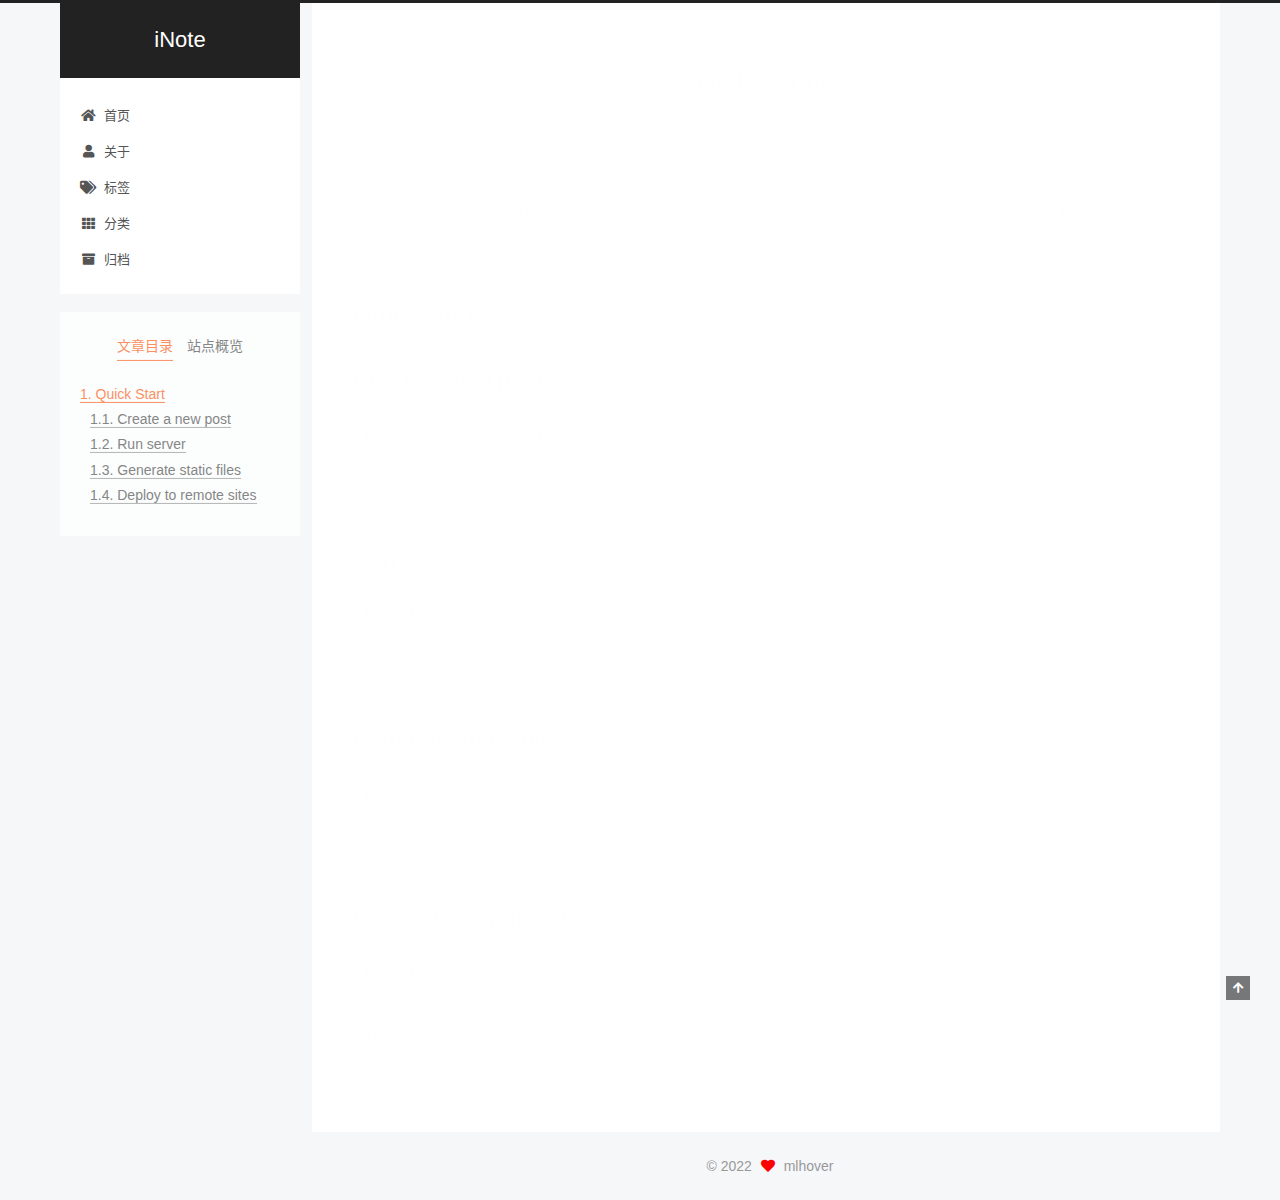
<file: 2022/11/04/hello-world/index.html>
<!DOCTYPE html>
<html lang="zh-CN">
<head>
  <meta charset="UTF-8">
<meta name="viewport" content="width=device-width, initial-scale=1, maximum-scale=2">
<meta name="theme-color" content="#222">
<meta name="generator" content="Hexo 6.3.0">
  <link rel="apple-touch-icon" sizes="180x180" href="/images/apple-touch-icon-next.png">
  <link rel="icon" type="image/png" sizes="32x32" href="/images/favicon-32x32-next.png">
  <link rel="icon" type="image/png" sizes="16x16" href="/images/favicon-16x16-next.png">
  <link rel="mask-icon" href="/images/logo.svg" color="#222">

<link rel="stylesheet" href="/css/main.css">


<link rel="stylesheet" href="/lib/font-awesome/css/all.min.css">

<script id="hexo-configurations">
    var NexT = window.NexT || {};
    var CONFIG = {"hostname":"mlhover.github.io","root":"/","scheme":"Pisces","version":"7.8.0","exturl":false,"sidebar":{"position":"left","display":"post","padding":18,"offset":12,"onmobile":false},"copycode":{"enable":false,"show_result":false,"style":null},"back2top":{"enable":true,"sidebar":false,"scrollpercent":false},"bookmark":{"enable":false,"color":"#222","save":"auto"},"fancybox":false,"mediumzoom":false,"lazyload":false,"pangu":false,"comments":{"style":"tabs","active":null,"storage":true,"lazyload":false,"nav":null},"algolia":{"hits":{"per_page":10},"labels":{"input_placeholder":"Search for Posts","hits_empty":"We didn't find any results for the search: ${query}","hits_stats":"${hits} results found in ${time} ms"}},"localsearch":{"enable":false,"trigger":"auto","top_n_per_article":1,"unescape":false,"preload":false},"motion":{"enable":true,"async":false,"transition":{"post_block":"fadeIn","post_header":"slideDownIn","post_body":"slideDownIn","coll_header":"slideLeftIn","sidebar":"slideUpIn"}}};
  </script>

  <meta name="description" content="Welcome to Hexo! This is your very first post. Check documentation for more info. If you get any problems when using Hexo, you can find the answer in troubleshooting or you can ask me on GitHub. Quick">
<meta property="og:type" content="article">
<meta property="og:title" content="Hello World">
<meta property="og:url" content="https://mlhover.github.io/2022/11/04/hello-world/index.html">
<meta property="og:site_name" content="iNote">
<meta property="og:description" content="Welcome to Hexo! This is your very first post. Check documentation for more info. If you get any problems when using Hexo, you can find the answer in troubleshooting or you can ask me on GitHub. Quick">
<meta property="og:locale" content="zh_CN">
<meta property="article:published_time" content="2022-11-04T01:50:57.259Z">
<meta property="article:modified_time" content="2022-11-04T01:50:57.259Z">
<meta property="article:author" content="mlhover">
<meta name="twitter:card" content="summary">

<link rel="canonical" href="https://mlhover.github.io/2022/11/04/hello-world/">


<script id="page-configurations">
  // https://hexo.io/docs/variables.html
  CONFIG.page = {
    sidebar: "",
    isHome : false,
    isPost : true,
    lang   : 'zh-CN'
  };
</script>

  <title>Hello World | iNote</title>
  






  <noscript>
  <style>
  .use-motion .brand,
  .use-motion .menu-item,
  .sidebar-inner,
  .use-motion .post-block,
  .use-motion .pagination,
  .use-motion .comments,
  .use-motion .post-header,
  .use-motion .post-body,
  .use-motion .collection-header { opacity: initial; }

  .use-motion .site-title,
  .use-motion .site-subtitle {
    opacity: initial;
    top: initial;
  }

  .use-motion .logo-line-before i { left: initial; }
  .use-motion .logo-line-after i { right: initial; }
  </style>
</noscript>

</head>

<body itemscope itemtype="http://schema.org/WebPage">
  <div class="container use-motion">
    <div class="headband"></div>

    <header class="header" itemscope itemtype="http://schema.org/WPHeader">
      <div class="header-inner"><div class="site-brand-container">
  <div class="site-nav-toggle">
    <div class="toggle" aria-label="切换导航栏">
      <span class="toggle-line toggle-line-first"></span>
      <span class="toggle-line toggle-line-middle"></span>
      <span class="toggle-line toggle-line-last"></span>
    </div>
  </div>

  <div class="site-meta">

    <a href="/" class="brand" rel="start">
      <span class="logo-line-before"><i></i></span>
      <h1 class="site-title">iNote</h1>
      <span class="logo-line-after"><i></i></span>
    </a>
  </div>

  <div class="site-nav-right">
    <div class="toggle popup-trigger">
    </div>
  </div>
</div>




<nav class="site-nav">
  <ul id="menu" class="main-menu menu">
        <li class="menu-item menu-item-home">

    <a href="/" rel="section"><i class="fa fa-home fa-fw"></i>首页</a>

  </li>
        <li class="menu-item menu-item-about">

    <a href="/about/" rel="section"><i class="fa fa-user fa-fw"></i>关于</a>

  </li>
        <li class="menu-item menu-item-tags">

    <a href="/tags/" rel="section"><i class="fa fa-tags fa-fw"></i>标签</a>

  </li>
        <li class="menu-item menu-item-categories">

    <a href="/categories/" rel="section"><i class="fa fa-th fa-fw"></i>分类</a>

  </li>
        <li class="menu-item menu-item-archives">

    <a href="/archives/" rel="section"><i class="fa fa-archive fa-fw"></i>归档</a>

  </li>
  </ul>
</nav>




</div>
    </header>

    
  <div class="back-to-top">
    <i class="fa fa-arrow-up"></i>
    <span>0%</span>
  </div>


    <main class="main">
      <div class="main-inner">
        <div class="content-wrap">
          

          <div class="content post posts-expand">
            

    
  
  
  <article itemscope itemtype="http://schema.org/Article" class="post-block" lang="zh-CN">
    <link itemprop="mainEntityOfPage" href="https://mlhover.github.io/2022/11/04/hello-world/">

    <span hidden itemprop="author" itemscope itemtype="http://schema.org/Person">
      <meta itemprop="image" content="/images/avatar.gif">
      <meta itemprop="name" content="mlhover">
      <meta itemprop="description" content="">
    </span>

    <span hidden itemprop="publisher" itemscope itemtype="http://schema.org/Organization">
      <meta itemprop="name" content="iNote">
    </span>
      <header class="post-header">
        <h1 class="post-title" itemprop="name headline">
          Hello World
        </h1>

        <div class="post-meta">
            <span class="post-meta-item">
              <span class="post-meta-item-icon">
                <i class="far fa-calendar"></i>
              </span>
              <span class="post-meta-item-text">发表于</span>

              <time title="创建时间：2022-11-04 09:50:57" itemprop="dateCreated datePublished" datetime="2022-11-04T09:50:57+08:00">2022-11-04</time>
            </span>

          

        </div>
      </header>

    
    
    
    <div class="post-body" itemprop="articleBody">

      
        <p>Welcome to <a target="_blank" rel="noopener" href="https://hexo.io/">Hexo</a>! This is your very first post. Check <a target="_blank" rel="noopener" href="https://hexo.io/docs/">documentation</a> for more info. If you get any problems when using Hexo, you can find the answer in <a target="_blank" rel="noopener" href="https://hexo.io/docs/troubleshooting.html">troubleshooting</a> or you can ask me on <a target="_blank" rel="noopener" href="https://github.com/hexojs/hexo/issues">GitHub</a>.</p>
<h2 id="Quick-Start"><a href="#Quick-Start" class="headerlink" title="Quick Start"></a>Quick Start</h2><h3 id="Create-a-new-post"><a href="#Create-a-new-post" class="headerlink" title="Create a new post"></a>Create a new post</h3><figure class="highlight bash"><table><tr><td class="gutter"><pre><span class="line">1</span><br></pre></td><td class="code"><pre><span class="line">$ hexo new <span class="string">&quot;My New Post&quot;</span></span><br></pre></td></tr></table></figure>

<p>More info: <a target="_blank" rel="noopener" href="https://hexo.io/docs/writing.html">Writing</a></p>
<h3 id="Run-server"><a href="#Run-server" class="headerlink" title="Run server"></a>Run server</h3><figure class="highlight bash"><table><tr><td class="gutter"><pre><span class="line">1</span><br></pre></td><td class="code"><pre><span class="line">$ hexo server</span><br></pre></td></tr></table></figure>

<p>More info: <a target="_blank" rel="noopener" href="https://hexo.io/docs/server.html">Server</a></p>
<h3 id="Generate-static-files"><a href="#Generate-static-files" class="headerlink" title="Generate static files"></a>Generate static files</h3><figure class="highlight bash"><table><tr><td class="gutter"><pre><span class="line">1</span><br></pre></td><td class="code"><pre><span class="line">$ hexo generate</span><br></pre></td></tr></table></figure>

<p>More info: <a target="_blank" rel="noopener" href="https://hexo.io/docs/generating.html">Generating</a></p>
<h3 id="Deploy-to-remote-sites"><a href="#Deploy-to-remote-sites" class="headerlink" title="Deploy to remote sites"></a>Deploy to remote sites</h3><figure class="highlight bash"><table><tr><td class="gutter"><pre><span class="line">1</span><br></pre></td><td class="code"><pre><span class="line">$ hexo deploy</span><br></pre></td></tr></table></figure>

<p>More info: <a target="_blank" rel="noopener" href="https://hexo.io/docs/one-command-deployment.html">Deployment</a></p>

    </div>

    
    
    

      <footer class="post-footer">

        


        
      </footer>
    
  </article>
  
  
  



          </div>
          

<script>
  window.addEventListener('tabs:register', () => {
    let { activeClass } = CONFIG.comments;
    if (CONFIG.comments.storage) {
      activeClass = localStorage.getItem('comments_active') || activeClass;
    }
    if (activeClass) {
      let activeTab = document.querySelector(`a[href="#comment-${activeClass}"]`);
      if (activeTab) {
        activeTab.click();
      }
    }
  });
  if (CONFIG.comments.storage) {
    window.addEventListener('tabs:click', event => {
      if (!event.target.matches('.tabs-comment .tab-content .tab-pane')) return;
      let commentClass = event.target.classList[1];
      localStorage.setItem('comments_active', commentClass);
    });
  }
</script>

        </div>
          
  
  <div class="toggle sidebar-toggle">
    <span class="toggle-line toggle-line-first"></span>
    <span class="toggle-line toggle-line-middle"></span>
    <span class="toggle-line toggle-line-last"></span>
  </div>

  <aside class="sidebar">
    <div class="sidebar-inner">

      <ul class="sidebar-nav motion-element">
        <li class="sidebar-nav-toc">
          文章目录
        </li>
        <li class="sidebar-nav-overview">
          站点概览
        </li>
      </ul>

      <!--noindex-->
      <div class="post-toc-wrap sidebar-panel">
          <div class="post-toc motion-element"><ol class="nav"><li class="nav-item nav-level-2"><a class="nav-link" href="#Quick-Start"><span class="nav-number">1.</span> <span class="nav-text">Quick Start</span></a><ol class="nav-child"><li class="nav-item nav-level-3"><a class="nav-link" href="#Create-a-new-post"><span class="nav-number">1.1.</span> <span class="nav-text">Create a new post</span></a></li><li class="nav-item nav-level-3"><a class="nav-link" href="#Run-server"><span class="nav-number">1.2.</span> <span class="nav-text">Run server</span></a></li><li class="nav-item nav-level-3"><a class="nav-link" href="#Generate-static-files"><span class="nav-number">1.3.</span> <span class="nav-text">Generate static files</span></a></li><li class="nav-item nav-level-3"><a class="nav-link" href="#Deploy-to-remote-sites"><span class="nav-number">1.4.</span> <span class="nav-text">Deploy to remote sites</span></a></li></ol></li></ol></div>
      </div>
      <!--/noindex-->

      <div class="site-overview-wrap sidebar-panel">
        <div class="site-author motion-element" itemprop="author" itemscope itemtype="http://schema.org/Person">
  <p class="site-author-name" itemprop="name">mlhover</p>
  <div class="site-description" itemprop="description"></div>
</div>
<div class="site-state-wrap motion-element">
  <nav class="site-state">
      <div class="site-state-item site-state-posts">
          <a href="/archives/">
        
          <span class="site-state-item-count">1</span>
          <span class="site-state-item-name">日志</span>
        </a>
      </div>
  </nav>
</div>



      </div>

    </div>
  </aside>
  <div id="sidebar-dimmer"></div>


      </div>
    </main>

    <footer class="footer">
      <div class="footer-inner">
        

        

<div class="copyright">
  
  &copy; 
  <span itemprop="copyrightYear">2022</span>
  <span class="with-love">
    <i class="fa fa-heart"></i>
  </span>
  <span class="author" itemprop="copyrightHolder">mlhover</span>
</div>

        








      </div>
    </footer>
  </div>

  
  <script src="/lib/anime.min.js"></script>
  <script src="/lib/velocity/velocity.min.js"></script>
  <script src="/lib/velocity/velocity.ui.min.js"></script>

<script src="/js/utils.js"></script>

<script src="/js/motion.js"></script>


<script src="/js/schemes/pisces.js"></script>


<script src="/js/next-boot.js"></script>




  















  

  

</body>
</html>
</file>
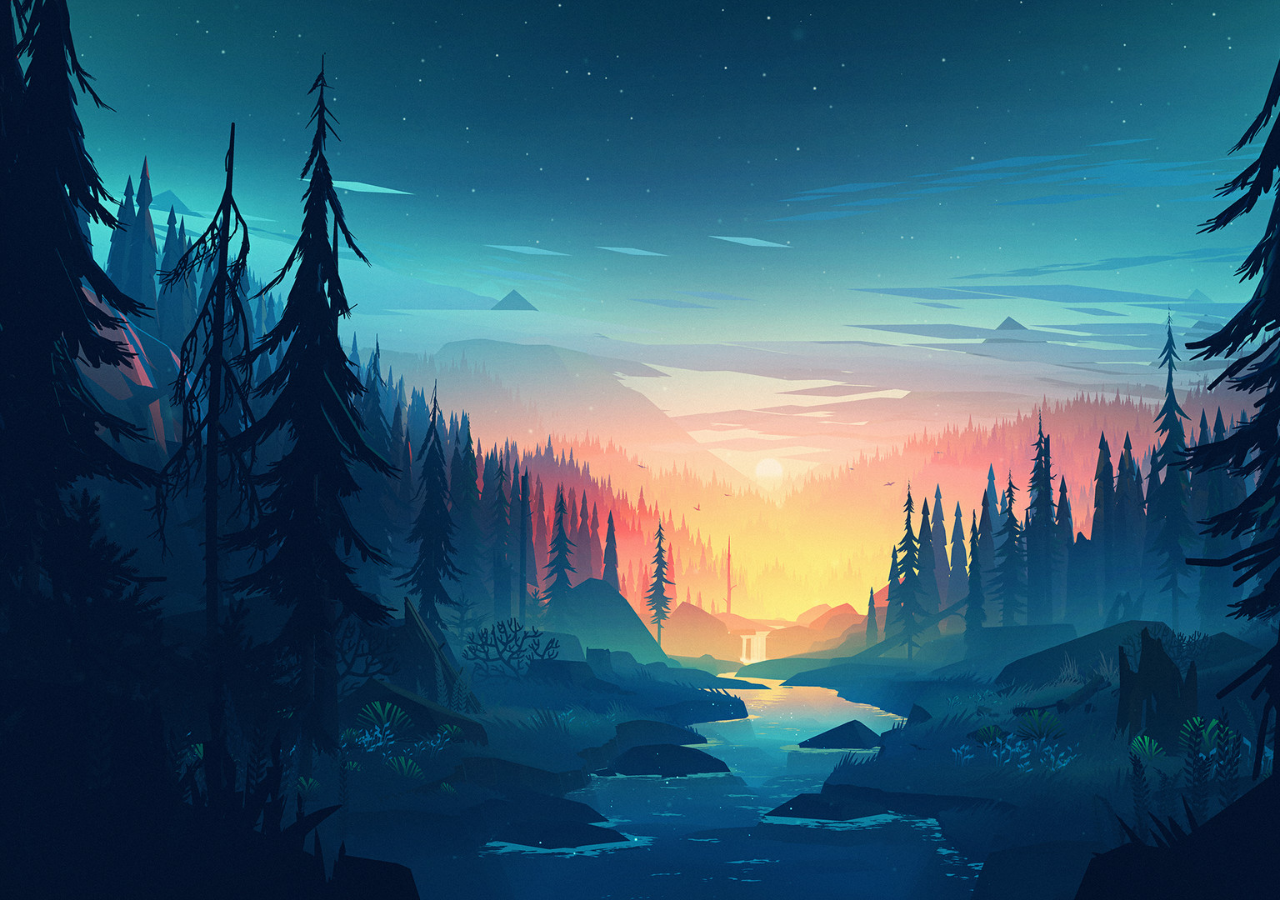
<file: categories.html>
<!DOCTYPE html>
<html lang="zh-CN">
    <meta charset="utf-8"><script type="application/ld+json">
    {
        "@context" : "http://schema.org",
        "@type" : "BlogPosting",
        "mainEntityOfPage": {
             "@type": "WebPage",
             "@id": "https:\/\/mlhover.github.io\/"
        },
        "articleSection" : "categories",
        "name" : "Categories",
        "headline" : "Categories",
        "description" : "",
        "inLanguage" : "en",
        "author" : "",
        "creator" : "",
        "publisher": "",
        "accountablePerson" : "",
        "copyrightHolder" : "",
        "copyrightYear" : "0001",
        "datePublished": "0001-01-01T00:00:00Z",
        "dateModified" : "0001-01-01T00:00:00Z",
        "url" : "\/categories.html",
        "wordCount" : "0",
        "keywords" : [ "Blog" ]
    }
</script>
<title>MasterMao</title><meta name="viewport" content="width=device-width, initial-scale=1, shrink-to-fit=no">
<meta name="description" content="">
<meta name="author" content="">
<link rel="icon" href="./favicon.ico">


<meta itemprop="name" content="Categories">
<meta itemprop="description" content="">

<meta property="og:title" content="Categories" />
<meta property="og:description" content="" />
<meta property="og:type" content="website" />
<meta property="og:url" content="https://mlhover.github.io/categories.html" />


<meta name="twitter:card" content="summary"/>
<meta name="twitter:title" content="Categories"/>
<meta name="twitter:description" content=""/>


<link rel="alternate" href="https://mlhover.github.io/index.xml" type="application/rss+xml" title="MasterMao"/>





<link rel="stylesheet" href="./css/vendor.min.e68e655f94033fe8a32842d89add87f2a0e1589ca0e0d2d3c2b72920e57d450e.css" integrity="sha256-5o5lX5QDP&#43;ijKELYmt2H8qDhWJyg4NLTwrcpIOV9RQ4=">    
<body class="text-center">
        <main role="main" class="container">
        </main>


<script src="./js/vendor.min.d8c157a551ca0665383ee6c06f076ccb0c209d95b7341d82cca9e9a1dd7a5294.js"></script>


</body>
</html>
</file>
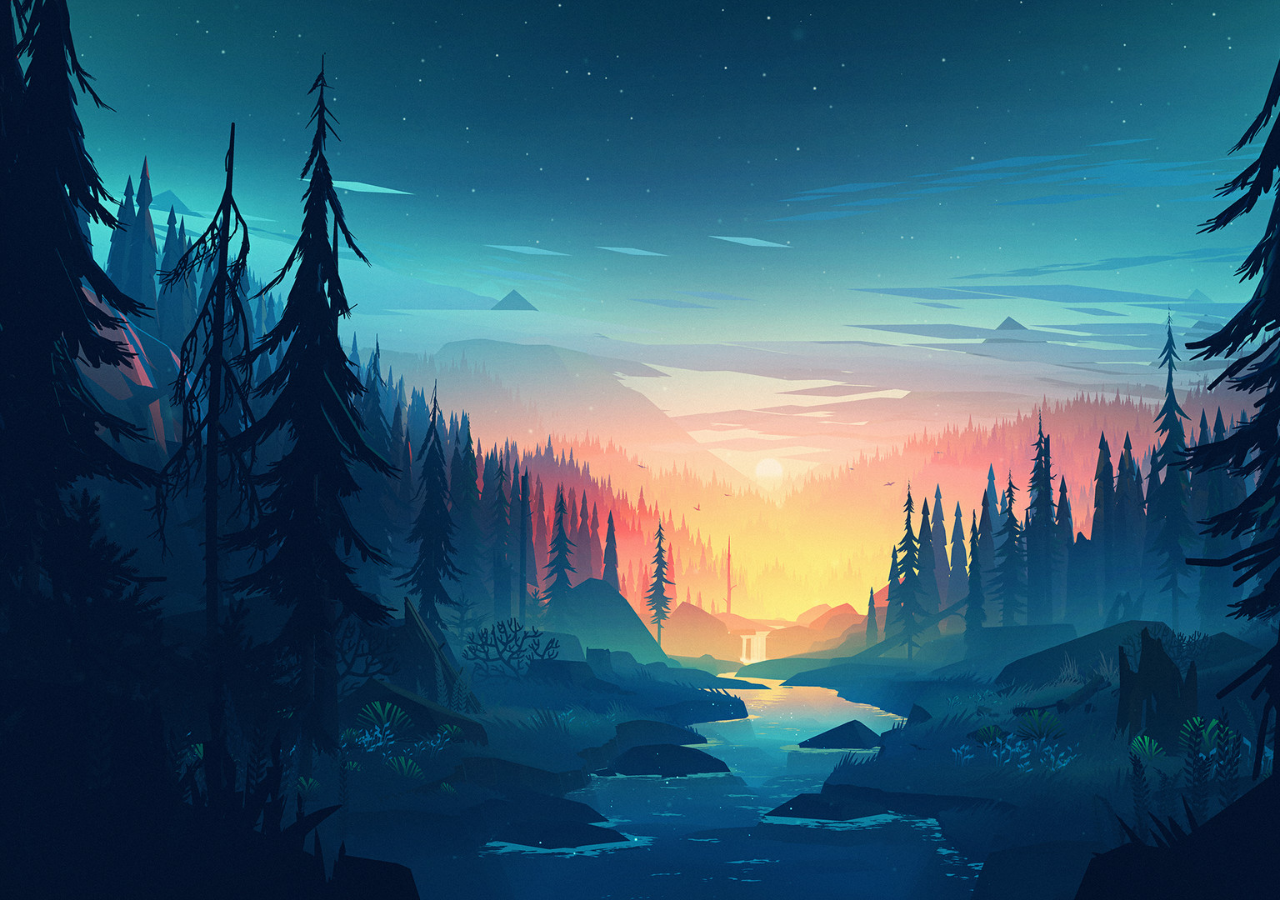
<file: tags.html>
<!DOCTYPE html>
<html lang="zh-CN">
    <meta charset="utf-8"><script type="application/ld+json">
    {
        "@context" : "http://schema.org",
        "@type" : "BlogPosting",
        "mainEntityOfPage": {
             "@type": "WebPage",
             "@id": "https:\/\/mlhover.github.io\/"
        },
        "articleSection" : "tags",
        "name" : "Tags",
        "headline" : "Tags",
        "description" : "",
        "inLanguage" : "en",
        "author" : "",
        "creator" : "",
        "publisher": "",
        "accountablePerson" : "",
        "copyrightHolder" : "",
        "copyrightYear" : "0001",
        "datePublished": "0001-01-01T00:00:00Z",
        "dateModified" : "0001-01-01T00:00:00Z",
        "url" : "\/tags.html",
        "wordCount" : "0",
        "keywords" : [ "Blog" ]
    }
</script>
<title>MasterMao</title><meta name="viewport" content="width=device-width, initial-scale=1, shrink-to-fit=no">
<meta name="description" content="">
<meta name="author" content="">
<link rel="icon" href="./favicon.ico">


<meta itemprop="name" content="Tags">
<meta itemprop="description" content="">

<meta property="og:title" content="Tags" />
<meta property="og:description" content="" />
<meta property="og:type" content="website" />
<meta property="og:url" content="https://mlhover.github.io/tags.html" />


<meta name="twitter:card" content="summary"/>
<meta name="twitter:title" content="Tags"/>
<meta name="twitter:description" content=""/>


<link rel="alternate" href="https://mlhover.github.io/index.xml" type="application/rss+xml" title="MasterMao"/>





<link rel="stylesheet" href="./css/vendor.min.e68e655f94033fe8a32842d89add87f2a0e1589ca0e0d2d3c2b72920e57d450e.css" integrity="sha256-5o5lX5QDP&#43;ijKELYmt2H8qDhWJyg4NLTwrcpIOV9RQ4=">    
<body class="text-center">
        <main role="main" class="container">
        </main>


<script src="./js/vendor.min.d8c157a551ca0665383ee6c06f076ccb0c209d95b7341d82cca9e9a1dd7a5294.js"></script>


</body>
</html>
</file>
<file: css/main.css>
:root {
  --body-bg-color: #f5f7f9;
  --content-bg-color: #fff;
  --card-bg-color: #f5f5f5;
  --text-color: #555;
  --blockquote-color: #666;
  --link-color: #555;
  --link-hover-color: #222;
  --brand-color: #fff;
  --brand-hover-color: #fff;
  --table-row-odd-bg-color: #f9f9f9;
  --table-row-hover-bg-color: #f5f5f5;
  --menu-item-bg-color: #f5f5f5;
  --btn-default-bg: #fff;
  --btn-default-color: #555;
  --btn-default-border-color: #555;
  --btn-default-hover-bg: #222;
  --btn-default-hover-color: #fff;
  --btn-default-hover-border-color: #222;
}
html {
  line-height: 1.15; /* 1 */
  -webkit-text-size-adjust: 100%; /* 2 */
}
body {
  margin: 0;
}
main {
  display: block;
}
h1 {
  font-size: 2em;
  margin: 0.67em 0;
}
hr {
  box-sizing: content-box; /* 1 */
  height: 0; /* 1 */
  overflow: visible; /* 2 */
}
pre {
  font-family: monospace, monospace; /* 1 */
  font-size: 1em; /* 2 */
}
a {
  background: transparent;
}
abbr[title] {
  border-bottom: none; /* 1 */
  text-decoration: underline; /* 2 */
  text-decoration: underline dotted; /* 2 */
}
b,
strong {
  font-weight: bolder;
}
code,
kbd,
samp {
  font-family: monospace, monospace; /* 1 */
  font-size: 1em; /* 2 */
}
small {
  font-size: 80%;
}
sub,
sup {
  font-size: 75%;
  line-height: 0;
  position: relative;
  vertical-align: baseline;
}
sub {
  bottom: -0.25em;
}
sup {
  top: -0.5em;
}
img {
  border-style: none;
}
button,
input,
optgroup,
select,
textarea {
  font-family: inherit; /* 1 */
  font-size: 100%; /* 1 */
  line-height: 1.15; /* 1 */
  margin: 0; /* 2 */
}
button,
input {
/* 1 */
  overflow: visible;
}
button,
select {
/* 1 */
  text-transform: none;
}
button,
[type='button'],
[type='reset'],
[type='submit'] {
  -webkit-appearance: button;
}
button::-moz-focus-inner,
[type='button']::-moz-focus-inner,
[type='reset']::-moz-focus-inner,
[type='submit']::-moz-focus-inner {
  border-style: none;
  padding: 0;
}
button:-moz-focusring,
[type='button']:-moz-focusring,
[type='reset']:-moz-focusring,
[type='submit']:-moz-focusring {
  outline: 1px dotted ButtonText;
}
fieldset {
  padding: 0.35em 0.75em 0.625em;
}
legend {
  box-sizing: border-box; /* 1 */
  color: inherit; /* 2 */
  display: table; /* 1 */
  max-width: 100%; /* 1 */
  padding: 0; /* 3 */
  white-space: normal; /* 1 */
}
progress {
  vertical-align: baseline;
}
textarea {
  overflow: auto;
}
[type='checkbox'],
[type='radio'] {
  box-sizing: border-box; /* 1 */
  padding: 0; /* 2 */
}
[type='number']::-webkit-inner-spin-button,
[type='number']::-webkit-outer-spin-button {
  height: auto;
}
[type='search'] {
  outline-offset: -2px; /* 2 */
  -webkit-appearance: textfield; /* 1 */
}
[type='search']::-webkit-search-decoration {
  -webkit-appearance: none;
}
::-webkit-file-upload-button {
  font: inherit; /* 2 */
  -webkit-appearance: button; /* 1 */
}
details {
  display: block;
}
summary {
  display: list-item;
}
template {
  display: none;
}
[hidden] {
  display: none;
}
::selection {
  background: #262a30;
  color: #eee;
}
html,
body {
  height: 100%;
}
body {
  background: var(--body-bg-color);
  color: var(--text-color);
  font-family: 'Lato', "PingFang SC", "Microsoft YaHei", sans-serif;
  font-size: 1em;
  line-height: 2;
}
@media (max-width: 991px) {
  body {
    padding-left: 0 !important;
    padding-right: 0 !important;
  }
}
h1,
h2,
h3,
h4,
h5,
h6 {
  font-family: 'Lato', "PingFang SC", "Microsoft YaHei", sans-serif;
  font-weight: bold;
  line-height: 1.5;
  margin: 20px 0 15px;
}
h1 {
  font-size: 1.5em;
}
h2 {
  font-size: 1.375em;
}
h3 {
  font-size: 1.25em;
}
h4 {
  font-size: 1.125em;
}
h5 {
  font-size: 1em;
}
h6 {
  font-size: 0.875em;
}
p {
  margin: 0 0 20px 0;
}
a,
span.exturl {
  border-bottom: 1px solid #999;
  color: var(--link-color);
  outline: 0;
  text-decoration: none;
  overflow-wrap: break-word;
  word-wrap: break-word;
  cursor: pointer;
}
a:hover,
span.exturl:hover {
  border-bottom-color: var(--link-hover-color);
  color: var(--link-hover-color);
}
iframe,
img,
video {
  display: block;
  margin-left: auto;
  margin-right: auto;
  max-width: 100%;
}
hr {
  background-image: repeating-linear-gradient(-45deg, #ddd, #ddd 4px, transparent 4px, transparent 8px);
  border: 0;
  height: 3px;
  margin: 40px 0;
}
blockquote {
  border-left: 4px solid #ddd;
  color: var(--blockquote-color);
  margin: 0;
  padding: 0 15px;
}
blockquote cite::before {
  content: '-';
  padding: 0 5px;
}
dt {
  font-weight: bold;
}
dd {
  margin: 0;
  padding: 0;
}
kbd {
  background-color: #f5f5f5;
  background-image: linear-gradient(#eee, #fff, #eee);
  border: 1px solid #ccc;
  border-radius: 0.2em;
  box-shadow: 0.1em 0.1em 0.2em rgba(0,0,0,0.1);
  color: #555;
  font-family: inherit;
  padding: 0.1em 0.3em;
  white-space: nowrap;
}
.table-container {
  overflow: auto;
}
table {
  border-collapse: collapse;
  border-spacing: 0;
  font-size: 0.875em;
  margin: 0 0 20px 0;
  width: 100%;
}
tbody tr:nth-of-type(odd) {
  background: var(--table-row-odd-bg-color);
}
tbody tr:hover {
  background: var(--table-row-hover-bg-color);
}
caption,
th,
td {
  font-weight: normal;
  padding: 8px;
  vertical-align: middle;
}
th,
td {
  border: 1px solid #ddd;
  border-bottom: 3px solid #ddd;
}
th {
  font-weight: 700;
  padding-bottom: 10px;
}
td {
  border-bottom-width: 1px;
}
.btn {
  background: var(--btn-default-bg);
  border: 2px solid var(--btn-default-border-color);
  border-radius: 2px;
  color: var(--btn-default-color);
  display: inline-block;
  font-size: 0.875em;
  line-height: 2;
  padding: 0 20px;
  text-decoration: none;
  transition-property: background-color;
  transition-delay: 0s;
  transition-duration: 0.2s;
  transition-timing-function: ease-in-out;
}
.btn:hover {
  background: var(--btn-default-hover-bg);
  border-color: var(--btn-default-hover-border-color);
  color: var(--btn-default-hover-color);
}
.btn + .btn {
  margin: 0 0 8px 8px;
}
.btn .fa-fw {
  text-align: left;
  width: 1.285714285714286em;
}
.toggle {
  line-height: 0;
}
.toggle .toggle-line {
  background: #fff;
  display: inline-block;
  height: 2px;
  left: 0;
  position: relative;
  top: 0;
  transition: all 0.4s;
  vertical-align: top;
  width: 100%;
}
.toggle .toggle-line:not(:first-child) {
  margin-top: 3px;
}
.toggle.toggle-arrow .toggle-line-first {
  left: 50%;
  top: 2px;
  transform: rotate(45deg);
  width: 50%;
}
.toggle.toggle-arrow .toggle-line-middle {
  left: 2px;
  width: 90%;
}
.toggle.toggle-arrow .toggle-line-last {
  left: 50%;
  top: -2px;
  transform: rotate(-45deg);
  width: 50%;
}
.toggle.toggle-close .toggle-line-first {
  transform: rotate(-45deg);
  top: 5px;
}
.toggle.toggle-close .toggle-line-middle {
  opacity: 0;
}
.toggle.toggle-close .toggle-line-last {
  transform: rotate(45deg);
  top: -5px;
}
.highlight,
pre {
  background: #f7f7f7;
  color: #4d4d4c;
  line-height: 1.6;
  margin: 0 auto 20px;
}
pre,
code {
  font-family: consolas, Menlo, monospace, "PingFang SC", "Microsoft YaHei";
}
code {
  background: #eee;
  border-radius: 3px;
  color: #555;
  padding: 2px 4px;
  overflow-wrap: break-word;
  word-wrap: break-word;
}
.highlight *::selection {
  background: #d6d6d6;
}
.highlight pre {
  border: 0;
  margin: 0;
  padding: 10px 0;
}
.highlight table {
  border: 0;
  margin: 0;
  width: auto;
}
.highlight td {
  border: 0;
  padding: 0;
}
.highlight figcaption {
  background: #eff2f3;
  color: #4d4d4c;
  display: flex;
  font-size: 0.875em;
  justify-content: space-between;
  line-height: 1.2;
  padding: 0.5em;
}
.highlight figcaption a {
  color: #4d4d4c;
}
.highlight figcaption a:hover {
  border-bottom-color: #4d4d4c;
}
.highlight .gutter {
  -moz-user-select: none;
  -ms-user-select: none;
  -webkit-user-select: none;
  user-select: none;
}
.highlight .gutter pre {
  background: #eff2f3;
  color: #869194;
  padding-left: 10px;
  padding-right: 10px;
  text-align: right;
}
.highlight .code pre {
  background: #f7f7f7;
  padding-left: 10px;
  width: 100%;
}
.gist table {
  width: auto;
}
.gist table td {
  border: 0;
}
pre {
  overflow: auto;
  padding: 10px;
}
pre code {
  background: none;
  color: #4d4d4c;
  font-size: 0.875em;
  padding: 0;
  text-shadow: none;
}
pre .deletion {
  background: #fdd;
}
pre .addition {
  background: #dfd;
}
pre .meta {
  color: #eab700;
  -moz-user-select: none;
  -ms-user-select: none;
  -webkit-user-select: none;
  user-select: none;
}
pre .comment {
  color: #8e908c;
}
pre .variable,
pre .attribute,
pre .tag,
pre .name,
pre .regexp,
pre .ruby .constant,
pre .xml .tag .title,
pre .xml .pi,
pre .xml .doctype,
pre .html .doctype,
pre .css .id,
pre .css .class,
pre .css .pseudo {
  color: #c82829;
}
pre .number,
pre .preprocessor,
pre .built_in,
pre .builtin-name,
pre .literal,
pre .params,
pre .constant,
pre .command {
  color: #f5871f;
}
pre .ruby .class .title,
pre .css .rules .attribute,
pre .string,
pre .symbol,
pre .value,
pre .inheritance,
pre .header,
pre .ruby .symbol,
pre .xml .cdata,
pre .special,
pre .formula {
  color: #718c00;
}
pre .title,
pre .css .hexcolor {
  color: #3e999f;
}
pre .function,
pre .python .decorator,
pre .python .title,
pre .ruby .function .title,
pre .ruby .title .keyword,
pre .perl .sub,
pre .javascript .title,
pre .coffeescript .title {
  color: #4271ae;
}
pre .keyword,
pre .javascript .function {
  color: #8959a8;
}
.blockquote-center {
  border-left: none;
  margin: 40px 0;
  padding: 0;
  position: relative;
  text-align: center;
}
.blockquote-center .fa {
  display: block;
  opacity: 0.6;
  position: absolute;
  width: 100%;
}
.blockquote-center .fa-quote-left {
  border-top: 1px solid #ccc;
  text-align: left;
  top: -20px;
}
.blockquote-center .fa-quote-right {
  border-bottom: 1px solid #ccc;
  text-align: right;
  bottom: -20px;
}
.blockquote-center p,
.blockquote-center div {
  text-align: center;
}
.post-body .group-picture img {
  margin: 0 auto;
  padding: 0 3px;
}
.group-picture-row {
  margin-bottom: 6px;
  overflow: hidden;
}
.group-picture-column {
  float: left;
  margin-bottom: 10px;
}
.post-body .label {
  color: #555;
  display: inline;
  padding: 0 2px;
}
.post-body .label.default {
  background: #f0f0f0;
}
.post-body .label.primary {
  background: #efe6f7;
}
.post-body .label.info {
  background: #e5f2f8;
}
.post-body .label.success {
  background: #e7f4e9;
}
.post-body .label.warning {
  background: #fcf6e1;
}
.post-body .label.danger {
  background: #fae8eb;
}
.post-body .tabs {
  margin-bottom: 20px;
}
.post-body .tabs,
.tabs-comment {
  display: block;
  padding-top: 10px;
  position: relative;
}
.post-body .tabs ul.nav-tabs,
.tabs-comment ul.nav-tabs {
  display: flex;
  flex-wrap: wrap;
  margin: 0;
  margin-bottom: -1px;
  padding: 0;
}
@media (max-width: 413px) {
  .post-body .tabs ul.nav-tabs,
  .tabs-comment ul.nav-tabs {
    display: block;
    margin-bottom: 5px;
  }
}
.post-body .tabs ul.nav-tabs li.tab,
.tabs-comment ul.nav-tabs li.tab {
  border-bottom: 1px solid #ddd;
  border-left: 1px solid transparent;
  border-right: 1px solid transparent;
  border-top: 3px solid transparent;
  flex-grow: 1;
  list-style-type: none;
  border-radius: 0 0 0 0;
}
@media (max-width: 413px) {
  .post-body .tabs ul.nav-tabs li.tab,
  .tabs-comment ul.nav-tabs li.tab {
    border-bottom: 1px solid transparent;
    border-left: 3px solid transparent;
    border-right: 1px solid transparent;
    border-top: 1px solid transparent;
  }
}
@media (max-width: 413px) {
  .post-body .tabs ul.nav-tabs li.tab,
  .tabs-comment ul.nav-tabs li.tab {
    border-radius: 0;
  }
}
.post-body .tabs ul.nav-tabs li.tab a,
.tabs-comment ul.nav-tabs li.tab a {
  border-bottom: initial;
  display: block;
  line-height: 1.8;
  outline: 0;
  padding: 0.25em 0.75em;
  text-align: center;
  transition-delay: 0s;
  transition-duration: 0.2s;
  transition-timing-function: ease-out;
}
.post-body .tabs ul.nav-tabs li.tab a i,
.tabs-comment ul.nav-tabs li.tab a i {
  width: 1.285714285714286em;
}
.post-body .tabs ul.nav-tabs li.tab.active,
.tabs-comment ul.nav-tabs li.tab.active {
  border-bottom: 1px solid transparent;
  border-left: 1px solid #ddd;
  border-right: 1px solid #ddd;
  border-top: 3px solid #fc6423;
}
@media (max-width: 413px) {
  .post-body .tabs ul.nav-tabs li.tab.active,
  .tabs-comment ul.nav-tabs li.tab.active {
    border-bottom: 1px solid #ddd;
    border-left: 3px solid #fc6423;
    border-right: 1px solid #ddd;
    border-top: 1px solid #ddd;
  }
}
.post-body .tabs ul.nav-tabs li.tab.active a,
.tabs-comment ul.nav-tabs li.tab.active a {
  color: var(--link-color);
  cursor: default;
}
.post-body .tabs .tab-content .tab-pane,
.tabs-comment .tab-content .tab-pane {
  border: 1px solid #ddd;
  border-top: 0;
  padding: 20px 20px 0 20px;
  border-radius: 0;
}
.post-body .tabs .tab-content .tab-pane:not(.active),
.tabs-comment .tab-content .tab-pane:not(.active) {
  display: none;
}
.post-body .tabs .tab-content .tab-pane.active,
.tabs-comment .tab-content .tab-pane.active {
  display: block;
}
.post-body .tabs .tab-content .tab-pane.active:nth-of-type(1),
.tabs-comment .tab-content .tab-pane.active:nth-of-type(1) {
  border-radius: 0 0 0 0;
}
@media (max-width: 413px) {
  .post-body .tabs .tab-content .tab-pane.active:nth-of-type(1),
  .tabs-comment .tab-content .tab-pane.active:nth-of-type(1) {
    border-radius: 0;
  }
}
.post-body .note {
  border-radius: 3px;
  margin-bottom: 20px;
  padding: 1em;
  position: relative;
  border: 1px solid #eee;
  border-left-width: 5px;
}
.post-body .note h2,
.post-body .note h3,
.post-body .note h4,
.post-body .note h5,
.post-body .note h6 {
  margin-top: 0;
  border-bottom: initial;
  margin-bottom: 0;
  padding-top: 0;
}
.post-body .note p:first-child,
.post-body .note ul:first-child,
.post-body .note ol:first-child,
.post-body .note table:first-child,
.post-body .note pre:first-child,
.post-body .note blockquote:first-child,
.post-body .note img:first-child {
  margin-top: 0;
}
.post-body .note p:last-child,
.post-body .note ul:last-child,
.post-body .note ol:last-child,
.post-body .note table:last-child,
.post-body .note pre:last-child,
.post-body .note blockquote:last-child,
.post-body .note img:last-child {
  margin-bottom: 0;
}
.post-body .note.default {
  border-left-color: #777;
}
.post-body .note.default h2,
.post-body .note.default h3,
.post-body .note.default h4,
.post-body .note.default h5,
.post-body .note.default h6 {
  color: #777;
}
.post-body .note.primary {
  border-left-color: #6f42c1;
}
.post-body .note.primary h2,
.post-body .note.primary h3,
.post-body .note.primary h4,
.post-body .note.primary h5,
.post-body .note.primary h6 {
  color: #6f42c1;
}
.post-body .note.info {
  border-left-color: #428bca;
}
.post-body .note.info h2,
.post-body .note.info h3,
.post-body .note.info h4,
.post-body .note.info h5,
.post-body .note.info h6 {
  color: #428bca;
}
.post-body .note.success {
  border-left-color: #5cb85c;
}
.post-body .note.success h2,
.post-body .note.success h3,
.post-body .note.success h4,
.post-body .note.success h5,
.post-body .note.success h6 {
  color: #5cb85c;
}
.post-body .note.warning {
  border-left-color: #f0ad4e;
}
.post-body .note.warning h2,
.post-body .note.warning h3,
.post-body .note.warning h4,
.post-body .note.warning h5,
.post-body .note.warning h6 {
  color: #f0ad4e;
}
.post-body .note.danger {
  border-left-color: #d9534f;
}
.post-body .note.danger h2,
.post-body .note.danger h3,
.post-body .note.danger h4,
.post-body .note.danger h5,
.post-body .note.danger h6 {
  color: #d9534f;
}
.pagination .prev,
.pagination .next,
.pagination .page-number,
.pagination .space {
  display: inline-block;
  margin: 0 10px;
  padding: 0 11px;
  position: relative;
  top: -1px;
}
@media (max-width: 767px) {
  .pagination .prev,
  .pagination .next,
  .pagination .page-number,
  .pagination .space {
    margin: 0 5px;
  }
}
.pagination {
  border-top: 1px solid #eee;
  margin: 120px 0 0;
  text-align: center;
}
.pagination .prev,
.pagination .next,
.pagination .page-number {
  border-bottom: 0;
  border-top: 1px solid #eee;
  transition-property: border-color;
  transition-delay: 0s;
  transition-duration: 0.2s;
  transition-timing-function: ease-in-out;
}
.pagination .prev:hover,
.pagination .next:hover,
.pagination .page-number:hover {
  border-top-color: #222;
}
.pagination .space {
  margin: 0;
  padding: 0;
}
.pagination .prev {
  margin-left: 0;
}
.pagination .next {
  margin-right: 0;
}
.pagination .page-number.current {
  background: #ccc;
  border-top-color: #ccc;
  color: #fff;
}
@media (max-width: 767px) {
  .pagination {
    border-top: none;
  }
  .pagination .prev,
  .pagination .next,
  .pagination .page-number {
    border-bottom: 1px solid #eee;
    border-top: 0;
    margin-bottom: 10px;
    padding: 0 10px;
  }
  .pagination .prev:hover,
  .pagination .next:hover,
  .pagination .page-number:hover {
    border-bottom-color: #222;
  }
}
.comments {
  margin-top: 60px;
  overflow: hidden;
}
.comment-button-group {
  display: flex;
  flex-wrap: wrap-reverse;
  justify-content: center;
  margin: 1em 0;
}
.comment-button-group .comment-button {
  margin: 0.1em 0.2em;
}
.comment-button-group .comment-button.active {
  background: var(--btn-default-hover-bg);
  border-color: var(--btn-default-hover-border-color);
  color: var(--btn-default-hover-color);
}
.comment-position {
  display: none;
}
.comment-position.active {
  display: block;
}
.tabs-comment {
  background: var(--content-bg-color);
  margin-top: 4em;
  padding-top: 0;
}
.tabs-comment .comments {
  border: 0;
  box-shadow: none;
  margin-top: 0;
  padding-top: 0;
}
.container {
  min-height: 100%;
  position: relative;
}
.main-inner {
  margin: 0 auto;
  width: calc(100% - 20px);
}
@media (min-width: 1200px) {
  .main-inner {
    width: 1160px;
  }
}
@media (min-width: 1600px) {
  .main-inner {
    width: 73%;
  }
}
@media (max-width: 767px) {
  .content-wrap {
    padding: 0 20px;
  }
}
.header {
  background: transparent;
}
.header-inner {
  margin: 0 auto;
  width: calc(100% - 20px);
}
@media (min-width: 1200px) {
  .header-inner {
    width: 1160px;
  }
}
@media (min-width: 1600px) {
  .header-inner {
    width: 73%;
  }
}
.site-brand-container {
  display: flex;
  flex-shrink: 0;
  padding: 0 10px;
}
.headband {
  background: #222;
  height: 3px;
}
.site-meta {
  flex-grow: 1;
  text-align: center;
}
@media (max-width: 767px) {
  .site-meta {
    text-align: center;
  }
}
.brand {
  border-bottom: none;
  color: var(--brand-color);
  display: inline-block;
  line-height: 1.375em;
  padding: 0 40px;
  position: relative;
}
.brand:hover {
  color: var(--brand-hover-color);
}
.site-title {
  font-family: 'Lato', "PingFang SC", "Microsoft YaHei", sans-serif;
  font-size: 1.375em;
  font-weight: normal;
  margin: 0;
}
.site-subtitle {
  color: #ddd;
  font-size: 0.8125em;
  margin: 10px 0;
}
.use-motion .brand {
  opacity: 0;
}
.use-motion .site-title,
.use-motion .site-subtitle,
.use-motion .custom-logo-image {
  opacity: 0;
  position: relative;
  top: -10px;
}
.site-nav-toggle,
.site-nav-right {
  display: none;
}
@media (max-width: 767px) {
  .site-nav-toggle,
  .site-nav-right {
    display: flex;
    flex-direction: column;
    justify-content: center;
  }
}
.site-nav-toggle .toggle,
.site-nav-right .toggle {
  color: var(--text-color);
  padding: 10px;
  width: 22px;
}
.site-nav-toggle .toggle .toggle-line,
.site-nav-right .toggle .toggle-line {
  background: var(--text-color);
  border-radius: 1px;
}
.site-nav {
  display: block;
}
@media (max-width: 767px) {
  .site-nav {
    clear: both;
    display: none;
  }
}
.site-nav.site-nav-on {
  display: block;
}
.menu {
  margin-top: 20px;
  padding-left: 0;
  text-align: center;
}
.menu-item {
  display: inline-block;
  list-style: none;
  margin: 0 10px;
}
@media (max-width: 767px) {
  .menu-item {
    display: block;
    margin-top: 10px;
  }
  .menu-item.menu-item-search {
    display: none;
  }
}
.menu-item a,
.menu-item span.exturl {
  border-bottom: 0;
  display: block;
  font-size: 0.8125em;
  transition-property: border-color;
  transition-delay: 0s;
  transition-duration: 0.2s;
  transition-timing-function: ease-in-out;
}
@media (hover: none) {
  .menu-item a:hover,
  .menu-item span.exturl:hover {
    border-bottom-color: transparent !important;
  }
}
.menu-item .fa,
.menu-item .fab,
.menu-item .far,
.menu-item .fas {
  margin-right: 8px;
}
.menu-item .badge {
  display: inline-block;
  font-weight: bold;
  line-height: 1;
  margin-left: 0.35em;
  margin-top: 0.35em;
  text-align: center;
  white-space: nowrap;
}
@media (max-width: 767px) {
  .menu-item .badge {
    float: right;
    margin-left: 0;
  }
}
.menu-item-active a,
.menu .menu-item a:hover,
.menu .menu-item span.exturl:hover {
  background: var(--menu-item-bg-color);
}
.use-motion .menu-item {
  opacity: 0;
}
.sidebar {
  background: #222;
  bottom: 0;
  box-shadow: inset 0 2px 6px #000;
  position: fixed;
  top: 0;
}
@media (max-width: 991px) {
  .sidebar {
    display: none;
  }
}
.sidebar-inner {
  color: #999;
  padding: 18px 10px;
  text-align: center;
}
.cc-license {
  margin-top: 10px;
  text-align: center;
}
.cc-license .cc-opacity {
  border-bottom: none;
  opacity: 0.7;
}
.cc-license .cc-opacity:hover {
  opacity: 0.9;
}
.cc-license img {
  display: inline-block;
}
.site-author-image {
  border: 1px solid #eee;
  display: block;
  margin: 0 auto;
  max-width: 120px;
  padding: 2px;
}
.site-author-name {
  color: var(--text-color);
  font-weight: 600;
  margin: 0;
  text-align: center;
}
.site-description {
  color: #999;
  font-size: 0.8125em;
  margin-top: 0;
  text-align: center;
}
.links-of-author {
  margin-top: 15px;
}
.links-of-author a,
.links-of-author span.exturl {
  border-bottom-color: #555;
  display: inline-block;
  font-size: 0.8125em;
  margin-bottom: 10px;
  margin-right: 10px;
  vertical-align: middle;
}
.links-of-author a::before,
.links-of-author span.exturl::before {
  background: #fff090;
  border-radius: 50%;
  content: ' ';
  display: inline-block;
  height: 4px;
  margin-right: 3px;
  vertical-align: middle;
  width: 4px;
}
.sidebar-button {
  margin-top: 15px;
}
.sidebar-button a {
  border: 1px solid #fc6423;
  border-radius: 4px;
  color: #fc6423;
  display: inline-block;
  padding: 0 15px;
}
.sidebar-button a .fa,
.sidebar-button a .fab,
.sidebar-button a .far,
.sidebar-button a .fas {
  margin-right: 5px;
}
.sidebar-button a:hover {
  background: #fc6423;
  border: 1px solid #fc6423;
  color: #fff;
}
.sidebar-button a:hover .fa,
.sidebar-button a:hover .fab,
.sidebar-button a:hover .far,
.sidebar-button a:hover .fas {
  color: #fff;
}
.links-of-blogroll {
  font-size: 0.8125em;
  margin-top: 10px;
}
.links-of-blogroll-title {
  font-size: 0.875em;
  font-weight: 600;
  margin-top: 0;
}
.links-of-blogroll-list {
  list-style: none;
  margin: 0;
  padding: 0;
}
#sidebar-dimmer {
  display: none;
}
@media (max-width: 767px) {
  #sidebar-dimmer {
    background: #000;
    display: block;
    height: 100%;
    left: 100%;
    opacity: 0;
    position: fixed;
    top: 0;
    width: 100%;
    z-index: 1100;
  }
  .sidebar-active + #sidebar-dimmer {
    opacity: 0.7;
    transform: translateX(-100%);
    transition: opacity 0.5s;
  }
}
.sidebar-nav {
  margin: 0;
  padding-bottom: 20px;
  padding-left: 0;
}
.sidebar-nav li {
  border-bottom: 1px solid transparent;
  color: var(--text-color);
  cursor: pointer;
  display: inline-block;
  font-size: 0.875em;
}
.sidebar-nav li.sidebar-nav-overview {
  margin-left: 10px;
}
.sidebar-nav li:hover {
  color: #fc6423;
}
.sidebar-nav .sidebar-nav-active {
  border-bottom-color: #fc6423;
  color: #fc6423;
}
.sidebar-nav .sidebar-nav-active:hover {
  color: #fc6423;
}
.sidebar-panel {
  display: none;
  overflow-x: hidden;
  overflow-y: auto;
}
.sidebar-panel-active {
  display: block;
}
.sidebar-toggle {
  background: #222;
  bottom: 45px;
  cursor: pointer;
  height: 14px;
  left: 30px;
  padding: 5px;
  position: fixed;
  width: 14px;
  z-index: 1300;
}
@media (max-width: 991px) {
  .sidebar-toggle {
    left: 20px;
    opacity: 0.8;
    display: none;
  }
}
.sidebar-toggle:hover .toggle-line {
  background: #fc6423;
}
.post-toc {
  font-size: 0.875em;
}
.post-toc ol {
  list-style: none;
  margin: 0;
  padding: 0 2px 5px 10px;
  text-align: left;
}
.post-toc ol > ol {
  padding-left: 0;
}
.post-toc ol a {
  transition-property: all;
  transition-delay: 0s;
  transition-duration: 0.2s;
  transition-timing-function: ease-in-out;
}
.post-toc .nav-item {
  line-height: 1.8;
  overflow: hidden;
  text-overflow: ellipsis;
  white-space: nowrap;
}
.post-toc .nav .nav-child {
  display: none;
}
.post-toc .nav .active > .nav-child {
  display: block;
}
.post-toc .nav .active-current > .nav-child {
  display: block;
}
.post-toc .nav .active-current > .nav-child > .nav-item {
  display: block;
}
.post-toc .nav .active > a {
  border-bottom-color: #fc6423;
  color: #fc6423;
}
.post-toc .nav .active-current > a {
  color: #fc6423;
}
.post-toc .nav .active-current > a:hover {
  color: #fc6423;
}
.site-state {
  display: flex;
  justify-content: center;
  line-height: 1.4;
  margin-top: 10px;
  overflow: hidden;
  text-align: center;
  white-space: nowrap;
}
.site-state-item {
  padding: 0 15px;
}
.site-state-item:not(:first-child) {
  border-left: 1px solid #eee;
}
.site-state-item a {
  border-bottom: none;
}
.site-state-item-count {
  display: block;
  font-size: 1em;
  font-weight: 600;
  text-align: center;
}
.site-state-item-name {
  color: #999;
  font-size: 0.8125em;
}
.footer {
  color: #999;
  font-size: 0.875em;
  padding: 20px 0;
}
.footer.footer-fixed {
  bottom: 0;
  left: 0;
  position: absolute;
  right: 0;
}
.footer-inner {
  box-sizing: border-box;
  margin: 0 auto;
  text-align: center;
  width: calc(100% - 20px);
}
@media (min-width: 1200px) {
  .footer-inner {
    width: 1160px;
  }
}
@media (min-width: 1600px) {
  .footer-inner {
    width: 73%;
  }
}
.languages {
  display: inline-block;
  font-size: 1.125em;
  position: relative;
}
.languages .lang-select-label span {
  margin: 0 0.5em;
}
.languages .lang-select {
  height: 100%;
  left: 0;
  opacity: 0;
  position: absolute;
  top: 0;
  width: 100%;
}
.with-love {
  color: #ff0000;
  display: inline-block;
  margin: 0 5px;
}
.powered-by,
.theme-info {
  display: inline-block;
}
@-moz-keyframes iconAnimate {
  0%, 100% {
    transform: scale(1);
  }
  10%, 30% {
    transform: scale(0.9);
  }
  20%, 40%, 60%, 80% {
    transform: scale(1.1);
  }
  50%, 70% {
    transform: scale(1.1);
  }
}
@-webkit-keyframes iconAnimate {
  0%, 100% {
    transform: scale(1);
  }
  10%, 30% {
    transform: scale(0.9);
  }
  20%, 40%, 60%, 80% {
    transform: scale(1.1);
  }
  50%, 70% {
    transform: scale(1.1);
  }
}
@-o-keyframes iconAnimate {
  0%, 100% {
    transform: scale(1);
  }
  10%, 30% {
    transform: scale(0.9);
  }
  20%, 40%, 60%, 80% {
    transform: scale(1.1);
  }
  50%, 70% {
    transform: scale(1.1);
  }
}
@keyframes iconAnimate {
  0%, 100% {
    transform: scale(1);
  }
  10%, 30% {
    transform: scale(0.9);
  }
  20%, 40%, 60%, 80% {
    transform: scale(1.1);
  }
  50%, 70% {
    transform: scale(1.1);
  }
}
.back-to-top {
  font-size: 12px;
  text-align: center;
  transition-delay: 0s;
  transition-duration: 0.2s;
  transition-timing-function: ease-in-out;
}
.back-to-top {
  background: #222;
  bottom: -100px;
  box-sizing: border-box;
  color: #fff;
  cursor: pointer;
  left: 30px;
  opacity: 0.6;
  padding: 0 6px;
  position: fixed;
  transition-property: bottom;
  z-index: 1300;
  width: 24px;
}
.back-to-top span {
  display: none;
}
.back-to-top:hover {
  color: #fc6423;
}
.back-to-top.back-to-top-on {
  bottom: 30px;
}
@media (max-width: 991px) {
  .back-to-top {
    left: 20px;
    opacity: 0.8;
  }
}
.post-body {
  font-family: 'Lato', "PingFang SC", "Microsoft YaHei", sans-serif;
  overflow-wrap: break-word;
  word-wrap: break-word;
}
@media (min-width: 1200px) {
  .post-body {
    font-size: 1.125em;
  }
}
.post-body .exturl .fa {
  font-size: 0.875em;
  margin-left: 4px;
}
.post-body .image-caption,
.post-body .figure .caption {
  color: #999;
  font-size: 0.875em;
  font-weight: bold;
  line-height: 1;
  margin: -20px auto 15px;
  text-align: center;
}
.post-sticky-flag {
  display: inline-block;
  transform: rotate(30deg);
}
.post-button {
  margin-top: 40px;
  text-align: center;
}
.use-motion .post-block,
.use-motion .pagination,
.use-motion .comments {
  opacity: 0;
}
.use-motion .post-header {
  opacity: 0;
}
.use-motion .post-body {
  opacity: 0;
}
.use-motion .collection-header {
  opacity: 0;
}
.posts-collapse {
  margin-left: 35px;
  position: relative;
}
@media (max-width: 767px) {
  .posts-collapse {
    margin-left: 0px;
    margin-right: 0px;
  }
}
.posts-collapse .collection-title {
  font-size: 1.125em;
  position: relative;
}
.posts-collapse .collection-title::before {
  background: #999;
  border: 1px solid #fff;
  border-radius: 50%;
  content: ' ';
  height: 10px;
  left: 0;
  margin-left: -6px;
  margin-top: -4px;
  position: absolute;
  top: 50%;
  width: 10px;
}
.posts-collapse .collection-year {
  font-size: 1.5em;
  font-weight: bold;
  margin: 60px 0;
  position: relative;
}
.posts-collapse .collection-year::before {
  background: #bbb;
  border-radius: 50%;
  content: ' ';
  height: 8px;
  left: 0;
  margin-left: -4px;
  margin-top: -4px;
  position: absolute;
  top: 50%;
  width: 8px;
}
.posts-collapse .collection-header {
  display: block;
  margin: 0 0 0 20px;
}
.posts-collapse .collection-header small {
  color: #bbb;
  margin-left: 5px;
}
.posts-collapse .post-header {
  border-bottom: 1px dashed #ccc;
  margin: 30px 0;
  padding-left: 15px;
  position: relative;
  transition-property: border;
  transition-delay: 0s;
  transition-duration: 0.2s;
  transition-timing-function: ease-in-out;
}
.posts-collapse .post-header::before {
  background: #bbb;
  border: 1px solid #fff;
  border-radius: 50%;
  content: ' ';
  height: 6px;
  left: 0;
  margin-left: -4px;
  position: absolute;
  top: 0.75em;
  transition-property: background;
  width: 6px;
  transition-delay: 0s;
  transition-duration: 0.2s;
  transition-timing-function: ease-in-out;
}
.posts-collapse .post-header:hover {
  border-bottom-color: #666;
}
.posts-collapse .post-header:hover::before {
  background: #222;
}
.posts-collapse .post-meta {
  display: inline;
  font-size: 0.75em;
  margin-right: 10px;
}
.posts-collapse .post-title {
  display: inline;
}
.posts-collapse .post-title a,
.posts-collapse .post-title span.exturl {
  border-bottom: none;
  color: var(--link-color);
}
.posts-collapse .post-title .fa-external-link-alt {
  font-size: 0.875em;
  margin-left: 5px;
}
.posts-collapse::before {
  background: #f5f5f5;
  content: ' ';
  height: 100%;
  left: 0;
  margin-left: -2px;
  position: absolute;
  top: 1.25em;
  width: 4px;
}
.post-eof {
  background: #ccc;
  height: 1px;
  margin: 80px auto 60px;
  text-align: center;
  width: 8%;
}
.post-block:last-of-type .post-eof {
  display: none;
}
.content {
  padding-top: 40px;
}
@media (min-width: 992px) {
  .post-body {
    text-align: justify;
  }
}
@media (max-width: 991px) {
  .post-body {
    text-align: justify;
  }
}
.post-body h1,
.post-body h2,
.post-body h3,
.post-body h4,
.post-body h5,
.post-body h6 {
  padding-top: 10px;
}
.post-body h1 .header-anchor,
.post-body h2 .header-anchor,
.post-body h3 .header-anchor,
.post-body h4 .header-anchor,
.post-body h5 .header-anchor,
.post-body h6 .header-anchor {
  border-bottom-style: none;
  color: #ccc;
  float: right;
  margin-left: 10px;
  visibility: hidden;
}
.post-body h1 .header-anchor:hover,
.post-body h2 .header-anchor:hover,
.post-body h3 .header-anchor:hover,
.post-body h4 .header-anchor:hover,
.post-body h5 .header-anchor:hover,
.post-body h6 .header-anchor:hover {
  color: inherit;
}
.post-body h1:hover .header-anchor,
.post-body h2:hover .header-anchor,
.post-body h3:hover .header-anchor,
.post-body h4:hover .header-anchor,
.post-body h5:hover .header-anchor,
.post-body h6:hover .header-anchor {
  visibility: visible;
}
.post-body iframe,
.post-body img,
.post-body video {
  margin-bottom: 20px;
}
.post-body .video-container {
  height: 0;
  margin-bottom: 20px;
  overflow: hidden;
  padding-top: 75%;
  position: relative;
  width: 100%;
}
.post-body .video-container iframe,
.post-body .video-container object,
.post-body .video-container embed {
  height: 100%;
  left: 0;
  margin: 0;
  position: absolute;
  top: 0;
  width: 100%;
}
.post-gallery {
  align-items: center;
  display: grid;
  grid-gap: 10px;
  grid-template-columns: 1fr 1fr 1fr;
  margin-bottom: 20px;
}
@media (max-width: 767px) {
  .post-gallery {
    grid-template-columns: 1fr 1fr;
  }
}
.post-gallery a {
  border: 0;
}
.post-gallery img {
  margin: 0;
}
.posts-expand .post-header {
  font-size: 1.125em;
}
.posts-expand .post-title {
  font-size: 1.5em;
  font-weight: normal;
  margin: initial;
  text-align: center;
  overflow-wrap: break-word;
  word-wrap: break-word;
}
.posts-expand .post-title-link {
  border-bottom: none;
  color: var(--link-color);
  display: inline-block;
  position: relative;
  vertical-align: top;
}
.posts-expand .post-title-link::before {
  background: var(--link-color);
  bottom: 0;
  content: '';
  height: 2px;
  left: 0;
  position: absolute;
  transform: scaleX(0);
  visibility: hidden;
  width: 100%;
  transition-delay: 0s;
  transition-duration: 0.2s;
  transition-timing-function: ease-in-out;
}
.posts-expand .post-title-link:hover::before {
  transform: scaleX(1);
  visibility: visible;
}
.posts-expand .post-title-link .fa-external-link-alt {
  font-size: 0.875em;
  margin-left: 5px;
}
.posts-expand .post-meta {
  color: #999;
  font-family: 'Lato', "PingFang SC", "Microsoft YaHei", sans-serif;
  font-size: 0.75em;
  margin: 3px 0 60px 0;
  text-align: center;
}
.posts-expand .post-meta .post-description {
  font-size: 0.875em;
  margin-top: 2px;
}
.posts-expand .post-meta time {
  border-bottom: 1px dashed #999;
  cursor: pointer;
}
.post-meta .post-meta-item + .post-meta-item::before {
  content: '|';
  margin: 0 0.5em;
}
.post-meta-divider {
  margin: 0 0.5em;
}
.post-meta-item-icon {
  margin-right: 3px;
}
@media (max-width: 991px) {
  .post-meta-item-icon {
    display: inline-block;
  }
}
@media (max-width: 991px) {
  .post-meta-item-text {
    display: none;
  }
}
.post-nav {
  border-top: 1px solid #eee;
  display: flex;
  justify-content: space-between;
  margin-top: 15px;
  padding: 10px 5px 0;
}
.post-nav-item {
  flex: 1;
}
.post-nav-item a {
  border-bottom: none;
  display: block;
  font-size: 0.875em;
  line-height: 1.6;
  position: relative;
}
.post-nav-item a:active {
  top: 2px;
}
.post-nav-item .fa {
  font-size: 0.75em;
}
.post-nav-item:first-child {
  margin-right: 15px;
}
.post-nav-item:first-child .fa {
  margin-right: 5px;
}
.post-nav-item:last-child {
  margin-left: 15px;
  text-align: right;
}
.post-nav-item:last-child .fa {
  margin-left: 5px;
}
.rtl.post-body p,
.rtl.post-body a,
.rtl.post-body h1,
.rtl.post-body h2,
.rtl.post-body h3,
.rtl.post-body h4,
.rtl.post-body h5,
.rtl.post-body h6,
.rtl.post-body li,
.rtl.post-body ul,
.rtl.post-body ol {
  direction: rtl;
  font-family: UKIJ Ekran;
}
.rtl.post-title {
  font-family: UKIJ Ekran;
}
.post-tags {
  margin-top: 40px;
  text-align: center;
}
.post-tags a {
  display: inline-block;
  font-size: 0.8125em;
}
.post-tags a:not(:last-child) {
  margin-right: 10px;
}
.post-widgets {
  border-top: 1px solid #eee;
  margin-top: 15px;
  text-align: center;
}
.wp_rating {
  height: 20px;
  line-height: 20px;
  margin-top: 10px;
  padding-top: 6px;
  text-align: center;
}
.social-like {
  display: flex;
  font-size: 0.875em;
  justify-content: center;
  text-align: center;
}
.reward-container {
  margin: 20px auto;
  padding: 10px 0;
  text-align: center;
  width: 90%;
}
.reward-container button {
  background: transparent;
  border: 1px solid #fc6423;
  border-radius: 0;
  color: #fc6423;
  cursor: pointer;
  line-height: 2;
  outline: 0;
  padding: 0 15px;
  vertical-align: text-top;
}
.reward-container button:hover {
  background: #fc6423;
  border: 1px solid transparent;
  color: #fa9366;
}
#qr {
  padding-top: 20px;
}
#qr a {
  border: 0;
}
#qr img {
  display: inline-block;
  margin: 0.8em 2em 0 2em;
  max-width: 100%;
  width: 180px;
}
#qr p {
  text-align: center;
}
.category-all-page .category-all-title {
  text-align: center;
}
.category-all-page .category-all {
  margin-top: 20px;
}
.category-all-page .category-list {
  list-style: none;
  margin: 0;
  padding: 0;
}
.category-all-page .category-list-item {
  margin: 5px 10px;
}
.category-all-page .category-list-count {
  color: #bbb;
}
.category-all-page .category-list-count::before {
  content: ' (';
  display: inline;
}
.category-all-page .category-list-count::after {
  content: ') ';
  display: inline;
}
.category-all-page .category-list-child {
  padding-left: 10px;
}
.event-list {
  padding: 0;
}
.event-list hr {
  background: #222;
  margin: 20px 0 45px 0;
}
.event-list hr::after {
  background: #222;
  color: #fff;
  content: 'NOW';
  display: inline-block;
  font-weight: bold;
  padding: 0 5px;
  text-align: right;
}
.event-list .event {
  background: #222;
  margin: 20px 0;
  min-height: 40px;
  padding: 15px 0 15px 10px;
}
.event-list .event .event-summary {
  color: #fff;
  margin: 0;
  padding-bottom: 3px;
}
.event-list .event .event-summary::before {
  animation: dot-flash 1s alternate infinite ease-in-out;
  color: #fff;
  content: '\f111';
  display: inline-block;
  font-size: 10px;
  margin-right: 25px;
  vertical-align: middle;
  font-family: 'Font Awesome 5 Free';
  font-weight: 900;
}
.event-list .event .event-relative-time {
  color: #bbb;
  display: inline-block;
  font-size: 12px;
  font-weight: normal;
  padding-left: 12px;
}
.event-list .event .event-details {
  color: #fff;
  display: block;
  line-height: 18px;
  margin-left: 56px;
  padding-bottom: 6px;
  padding-top: 3px;
  text-indent: -24px;
}
.event-list .event .event-details::before {
  color: #fff;
  display: inline-block;
  margin-right: 9px;
  text-align: center;
  text-indent: 0;
  width: 14px;
  font-family: 'Font Awesome 5 Free';
  font-weight: 900;
}
.event-list .event .event-details.event-location::before {
  content: '\f041';
}
.event-list .event .event-details.event-duration::before {
  content: '\f017';
}
.event-list .event-past {
  background: #f5f5f5;
}
.event-list .event-past .event-summary,
.event-list .event-past .event-details {
  color: #bbb;
  opacity: 0.9;
}
.event-list .event-past .event-summary::before,
.event-list .event-past .event-details::before {
  animation: none;
  color: #bbb;
}
@-moz-keyframes dot-flash {
  from {
    opacity: 1;
    transform: scale(1);
  }
  to {
    opacity: 0;
    transform: scale(0.8);
  }
}
@-webkit-keyframes dot-flash {
  from {
    opacity: 1;
    transform: scale(1);
  }
  to {
    opacity: 0;
    transform: scale(0.8);
  }
}
@-o-keyframes dot-flash {
  from {
    opacity: 1;
    transform: scale(1);
  }
  to {
    opacity: 0;
    transform: scale(0.8);
  }
}
@keyframes dot-flash {
  from {
    opacity: 1;
    transform: scale(1);
  }
  to {
    opacity: 0;
    transform: scale(0.8);
  }
}
ul.breadcrumb {
  font-size: 0.75em;
  list-style: none;
  margin: 1em 0;
  padding: 0 2em;
  text-align: center;
}
ul.breadcrumb li {
  display: inline;
}
ul.breadcrumb li + li::before {
  content: '/\00a0';
  font-weight: normal;
  padding: 0.5em;
}
ul.breadcrumb li + li:last-child {
  font-weight: bold;
}
.tag-cloud {
  text-align: center;
}
.tag-cloud a {
  display: inline-block;
  margin: 10px;
}
.tag-cloud a:hover {
  color: var(--link-hover-color) !important;
}
.header {
  margin: 0 auto;
  position: relative;
  width: calc(100% - 20px);
}
@media (min-width: 1200px) {
  .header {
    width: 1160px;
  }
}
@media (min-width: 1600px) {
  .header {
    width: 73%;
  }
}
@media (max-width: 991px) {
  .header {
    width: auto;
  }
}
.header-inner {
  background: var(--content-bg-color);
  border-radius: initial;
  box-shadow: initial;
  overflow: hidden;
  padding: 0;
  position: absolute;
  top: 0;
  width: 240px;
}
@media (min-width: 1200px) {
  .header-inner {
    width: 240px;
  }
}
@media (max-width: 991px) {
  .header-inner {
    border-radius: initial;
    position: relative;
    width: auto;
  }
}
.main-inner {
  align-items: flex-start;
  display: flex;
  justify-content: space-between;
  flex-direction: row-reverse;
}
@media (max-width: 991px) {
  .main-inner {
    width: auto;
  }
}
.content-wrap {
  background: var(--content-bg-color);
  border-radius: initial;
  box-shadow: initial;
  box-sizing: border-box;
  padding: 40px;
  width: calc(100% - 252px);
}
@media (max-width: 991px) {
  .content-wrap {
    border-radius: initial;
    padding: 20px;
    width: 100%;
  }
}
.footer-inner {
  padding-left: 260px;
}
.back-to-top {
  left: auto;
  right: 30px;
}
@media (max-width: 991px) {
  .back-to-top {
    right: 20px;
  }
}
@media (max-width: 991px) {
  .footer-inner {
    padding-left: 0;
    padding-right: 0;
    width: auto;
  }
}
.site-brand-container {
  background: #222;
}
@media (max-width: 991px) {
  .site-brand-container {
    box-shadow: 0 0 16px rgba(0,0,0,0.5);
  }
}
.site-meta {
  padding: 20px 0;
}
.brand {
  padding: 0;
}
.site-subtitle {
  margin: 10px 10px 0;
}
.custom-logo-image {
  margin-top: 20px;
}
@media (max-width: 991px) {
  .custom-logo-image {
    display: none;
  }
}
@media (min-width: 768px) and (max-width: 991px) {
  .site-nav-toggle,
  .site-nav-right {
    display: flex;
    flex-direction: column;
    justify-content: center;
  }
}
.site-nav-toggle .toggle,
.site-nav-right .toggle {
  color: #fff;
}
.site-nav-toggle .toggle .toggle-line,
.site-nav-right .toggle .toggle-line {
  background: #fff;
}
@media (min-width: 768px) and (max-width: 991px) {
  .site-nav {
    display: none;
  }
}
.menu .menu-item {
  display: block;
  margin: 0;
}
.menu .menu-item a,
.menu .menu-item span.exturl {
  padding: 5px 20px;
  position: relative;
  text-align: left;
  transition-property: background-color;
}
@media (max-width: 991px) {
  .menu .menu-item.menu-item-search {
    display: none;
  }
}
.menu .menu-item .badge {
  background: #ccc;
  border-radius: 10px;
  color: #fff;
  float: right;
  padding: 2px 5px;
  text-shadow: 1px 1px 0 rgba(0,0,0,0.1);
  vertical-align: middle;
}
.main-menu .menu-item-active a::after {
  background: #bbb;
  border-radius: 50%;
  content: ' ';
  height: 6px;
  margin-top: -3px;
  position: absolute;
  right: 15px;
  top: 50%;
  width: 6px;
}
.sub-menu {
  background: var(--content-bg-color);
  border-bottom: 1px solid #ddd;
  margin: 0;
  padding: 6px 0;
}
.sub-menu .menu-item {
  display: inline-block;
}
.sub-menu .menu-item a,
.sub-menu .menu-item span.exturl {
  background: transparent;
  margin: 5px 10px;
  padding: initial;
}
.sub-menu .menu-item a:hover,
.sub-menu .menu-item span.exturl:hover {
  background: transparent;
  color: #fc6423;
}
.sub-menu .menu-item-active a {
  border-bottom-color: #fc6423;
  color: #fc6423;
}
.sub-menu .menu-item-active a:hover {
  border-bottom-color: #fc6423;
}
.sidebar {
  background: var(--body-bg-color);
  box-shadow: none;
  margin-top: 100%;
  position: static;
  width: 240px;
}
@media (max-width: 991px) {
  .sidebar {
    display: none;
  }
}
.sidebar-toggle {
  display: none;
}
.sidebar-inner {
  background: var(--content-bg-color);
  border-radius: initial;
  box-shadow: initial;
  box-sizing: border-box;
  color: var(--text-color);
  width: 240px;
  opacity: 0;
}
.sidebar-inner.affix {
  position: fixed;
  top: 12px;
}
.sidebar-inner.affix-bottom {
  position: absolute;
}
.site-state-item {
  padding: 0 10px;
}
.sidebar-button {
  border-bottom: 1px dotted #ccc;
  border-top: 1px dotted #ccc;
  margin-top: 10px;
  text-align: center;
}
.sidebar-button a {
  border: 0;
  color: #fc6423;
  display: block;
}
.sidebar-button a:hover {
  background: none;
  border: 0;
  color: #e34603;
}
.sidebar-button a:hover .fa,
.sidebar-button a:hover .fab,
.sidebar-button a:hover .far,
.sidebar-button a:hover .fas {
  color: #e34603;
}
.links-of-author {
  display: flex;
  flex-wrap: wrap;
  margin-top: 10px;
  justify-content: center;
}
.links-of-author-item {
  margin: 5px 0 0;
  width: 50%;
}
.links-of-author-item a,
.links-of-author-item span.exturl {
  box-sizing: border-box;
  display: inline-block;
  margin-bottom: 0;
  margin-right: 0;
  max-width: 216px;
  overflow: hidden;
  padding: 0 5px;
  text-overflow: ellipsis;
  white-space: nowrap;
}
.links-of-author-item a,
.links-of-author-item span.exturl {
  border-bottom: none;
  display: block;
  text-decoration: none;
}
.links-of-author-item a::before,
.links-of-author-item span.exturl::before {
  display: none;
}
.links-of-author-item a:hover,
.links-of-author-item span.exturl:hover {
  background: var(--body-bg-color);
  border-radius: 4px;
}
.links-of-author-item .fa,
.links-of-author-item .fab,
.links-of-author-item .far,
.links-of-author-item .fas {
  margin-right: 2px;
}
.links-of-blogroll-item {
  padding: 0;
}
</file>
